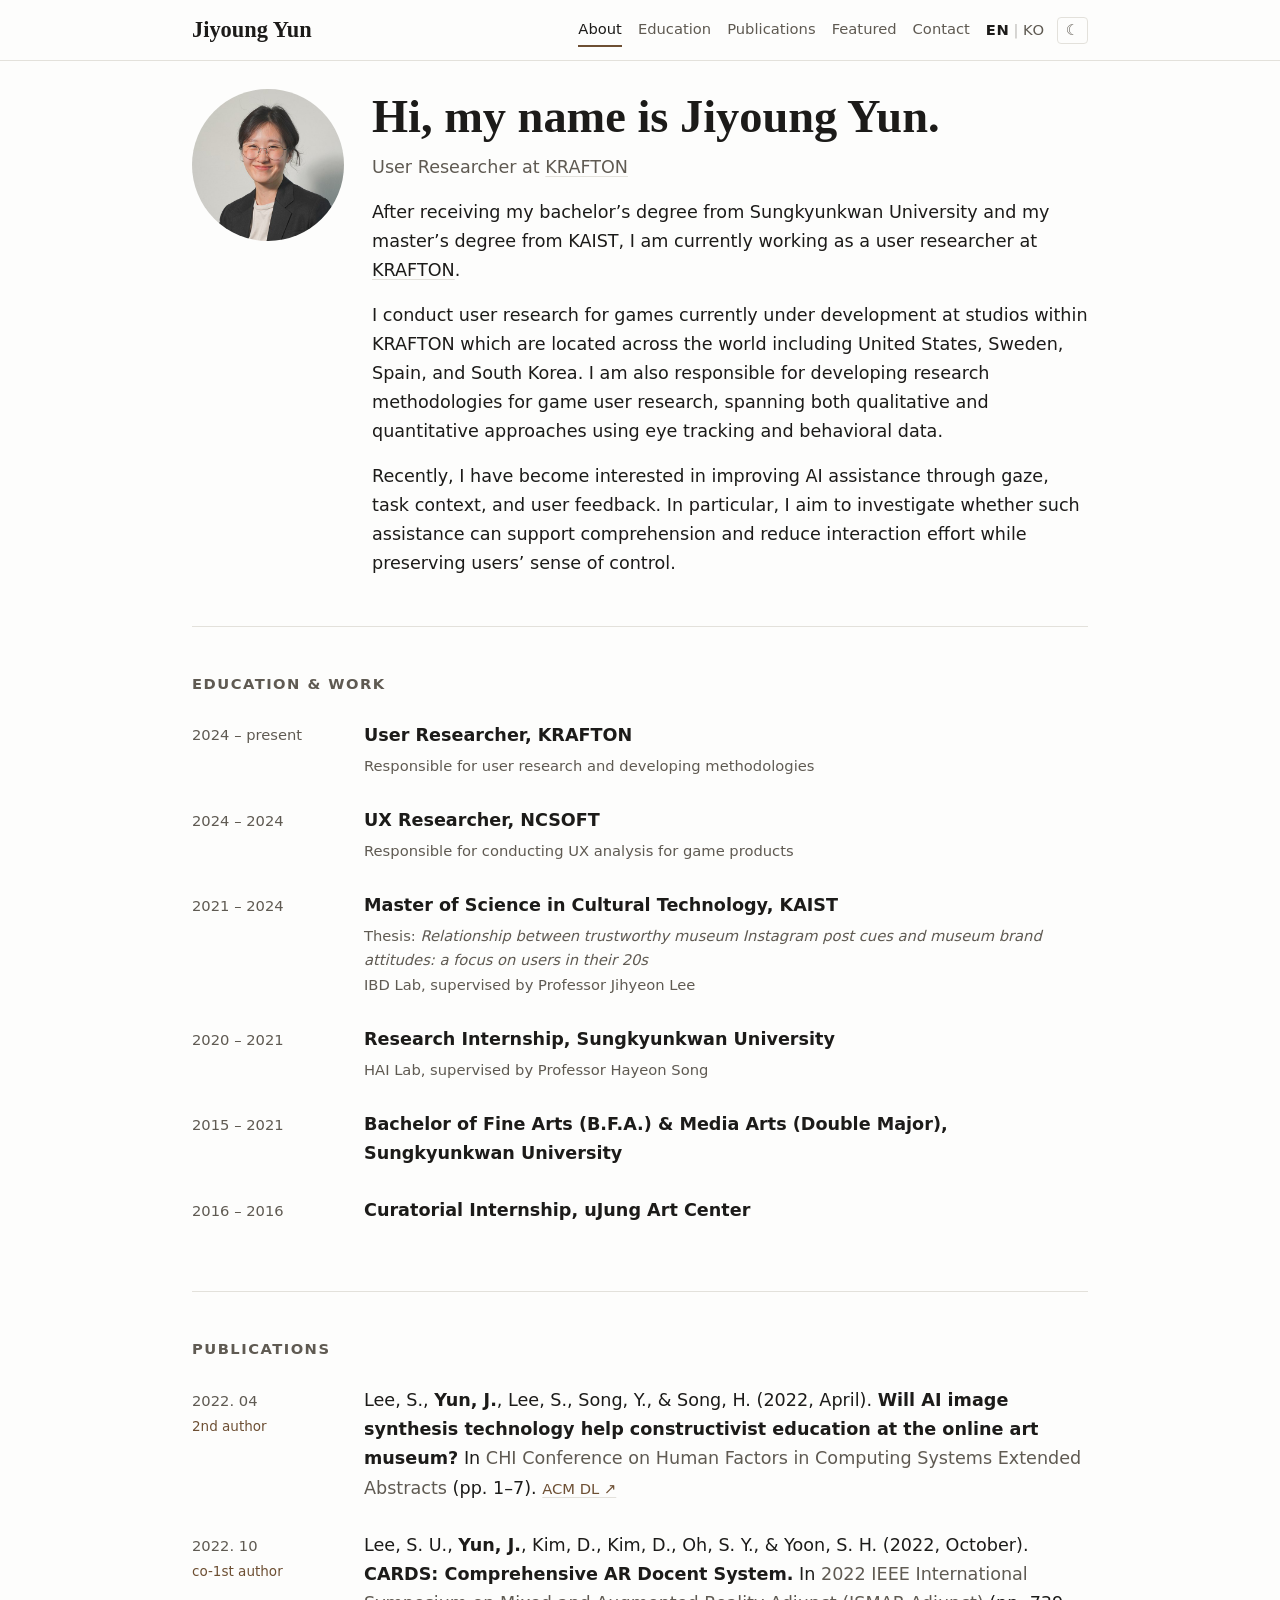
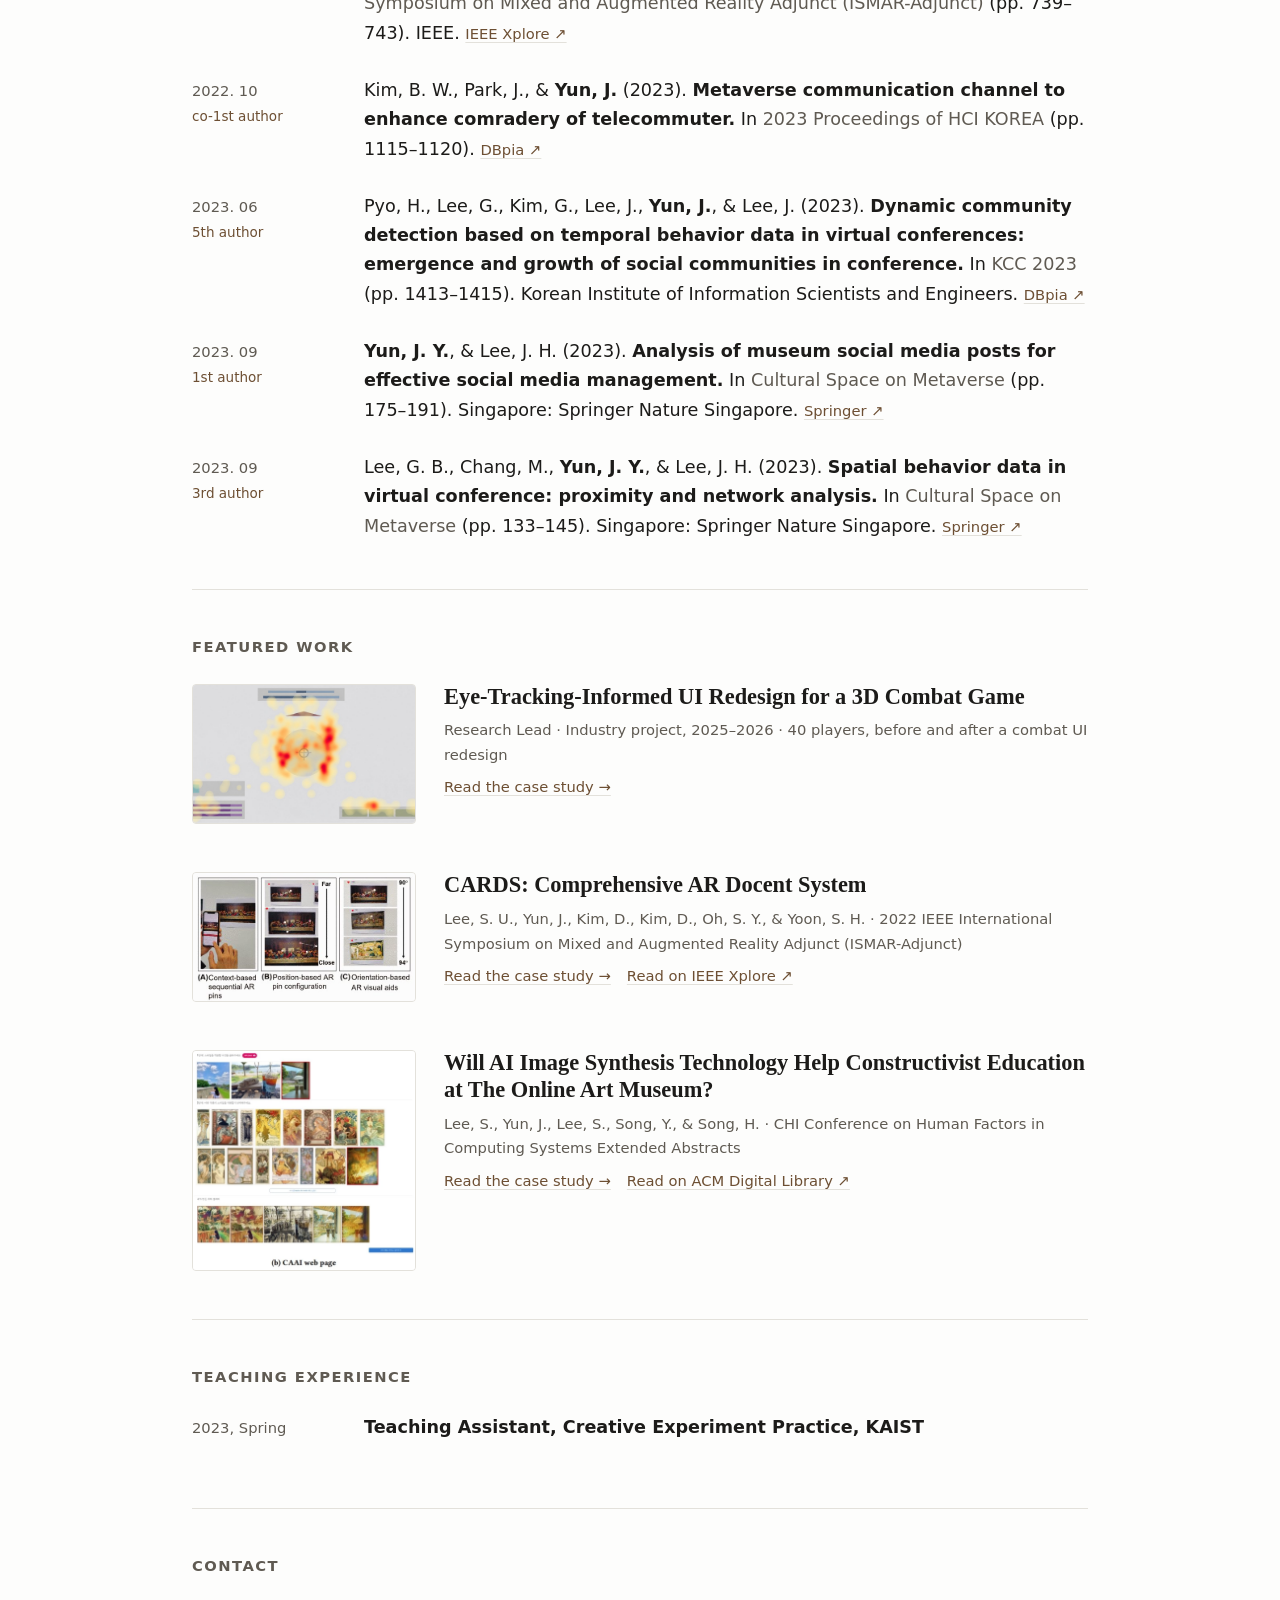
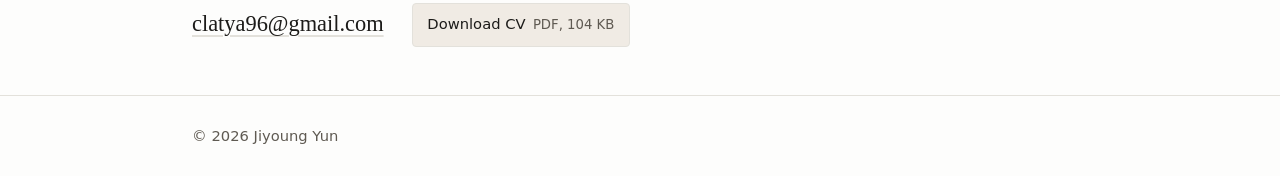
<file: index.html>
<!DOCTYPE html>
<html lang="en">
<head>
<meta charset="utf-8">
<meta name="viewport" content="width=device-width, initial-scale=1">

<title>Jiyoung Yun &mdash; User Researcher</title>
<meta name="description" content="Jiyoung Yun is a user researcher at KRAFTON working on game user research methodology, eye tracking, and behavioral data.">
<meta name="author" content="Jiyoung Yun">

<link rel="canonical" href="https://clatya96.github.io/">
<link rel="alternate" hreflang="en" href="https://clatya96.github.io/">
<link rel="alternate" hreflang="ko" href="https://clatya96.github.io/ko/">
<link rel="alternate" hreflang="x-default" href="https://clatya96.github.io/">

<meta property="og:type" content="profile">
<meta property="og:title" content="Jiyoung Yun &mdash; User Researcher">
<meta property="og:description" content="User researcher at KRAFTON. Game user research methodology, eye tracking, and behavioral data.">
<meta property="og:url" content="https://clatya96.github.io/">
<meta property="og:image" content="https://clatya96.github.io/assets/profile.jpg">
<meta property="og:locale" content="en_US">
<meta property="og:locale:alternate" content="ko_KR">
<meta name="twitter:card" content="summary">

<link rel="icon" type="image/svg+xml" href="favicon.svg">

<!-- Theme bootstrap. Must run before the stylesheet so data-theme is set
     before first paint, otherwise dark-mode users get a white flash.
     try/catch because localStorage throws in Safari private browsing. -->
<script>
  try {
    var t = localStorage.getItem("theme");
    if (t) document.documentElement.setAttribute("data-theme", t);
  } catch (e) {}
</script>

<link rel="stylesheet" href="css/style.css">

<script type="application/ld+json">
{
  "@context": "https://schema.org",
  "@type": "Person",
  "name": "Jiyoung Yun",
  "alternateName": "윤지영",
  "jobTitle": "User Researcher",
  "email": "mailto:clatya96@gmail.com",
  "url": "https://clatya96.github.io/",
  "image": "https://clatya96.github.io/assets/profile.jpg",
  "worksFor": { "@type": "Organization", "name": "KRAFTON", "url": "https://krafton.com" },
  "alumniOf": [
    { "@type": "CollegeOrUniversity", "name": "Korea Advanced Institute of Science and Technology (KAIST)" },
    { "@type": "CollegeOrUniversity", "name": "Sungkyunkwan University" }
  ],
  "knowsAbout": [
    "Game user research",
    "User experience research",
    "Eye tracking",
    "Behavioral data analysis",
    "Human-computer interaction"
  ],
  "knowsLanguage": ["ko", "en"]
}
</script>
</head>

<body>
<a class="skip-link" href="#main">Skip to content</a>

<header class="site-header">
  <div class="site-header__inner">
    <a class="site-header__name" href="#main">Jiyoung Yun</a>

    <nav class="site-nav" aria-label="Sections">
      <a href="#about">About</a>
      <a href="#education">Education</a>
      <a href="#publications">Publications</a>
      <a href="#featured">Featured</a>
      <a href="#contact">Contact</a>
    </nav>

    <div class="site-header__tools">
      <p class="lang-switch">
        <span aria-current="true">EN</span>
        <span class="lang-switch__sep" aria-hidden="true">|</span>
        <a href="ko/" hreflang="ko" lang="ko">KO</a>
      </p>
      <button class="theme-toggle" type="button" aria-pressed="false" aria-label="Switch to dark theme">
        <span aria-hidden="true">&#9790;</span>
      </button>
    </div>
  </div>
</header>

<main id="main" class="wrap">

  <!-- ===================== About ===================== -->
  <section class="section" id="about" aria-labelledby="about-h">
    <h2 class="visually-hidden" id="about-h">About</h2>

    <div class="about">
      <img class="about__photo" src="assets/profile.jpg" alt="Portrait of Jiyoung Yun"
           width="512" height="512" loading="eager" decoding="async">

      <div class="about__text">
        <h1 class="about__name">Hi, my name is Jiyoung Yun.</h1>
        <p class="about__role">User Researcher at <a href="https://krafton.com">KRAFTON</a></p>

        <p>After receiving my bachelor&rsquo;s degree from Sungkyunkwan University and 
          my master&rsquo;s degree from KAIST, I am currently working as a user researcher at
          <a href="https://krafton.com">KRAFTON</a>.</p>

        <p>I conduct user research for games currently under development at studios within
          KRAFTON which are located across the world including United States, Sweden, Spain,
          and South Korea. I am also responsible for developing research methodologies for
          game user research, spanning both qualitative and quantitative approaches using
          eye tracking and behavioral data.</p>

        <p>Recently, I have become interested in improving AI assistance through gaze, task
          context, and user feedback. In particular, I aim to investigate whether such
          assistance can support comprehension and reduce interaction effort while preserving
          users&rsquo; sense of control.</p>
      </div>
    </div>
  </section>

  <!-- ===================== Education & Work ===================== -->
  <section class="section" id="education" aria-labelledby="education-h">
    <h2 class="section__title" id="education-h">Education &amp; Work</h2>

    <dl class="timeline">
      <dt>2024 &ndash; present</dt>
      <dd>
        <span class="timeline__role">User Researcher, KRAFTON</span>
        <span class="timeline__detail">Responsible for user research and developing methodologies</span>
      </dd>

      <dt>2024 &ndash; 2024</dt>
      <dd>
        <span class="timeline__role">UX Researcher, NCSOFT</span>
        <span class="timeline__detail">Responsible for conducting UX analysis for game products</span>
      </dd>

      <dt>2021 &ndash; 2024</dt>
      <dd>
        <span class="timeline__role">Master of Science in Cultural Technology, KAIST</span>
        <span class="timeline__detail">Thesis: <cite>Relationship between trustworthy museum
          Instagram post cues and museum brand attitudes: a focus on users in their
          20s</cite><br>IBD Lab, supervised by Professor Jihyeon Lee</span>
      </dd>

      <dt>2020 &ndash; 2021</dt>
      <dd>
        <span class="timeline__role">Research Internship, Sungkyunkwan University</span>
        <span class="timeline__detail">HAI Lab, supervised by Professor Hayeon Song</span>
      </dd>

      <dt>2015 &ndash; 2021</dt>
      <dd>
        <span class="timeline__role">Bachelor of Fine Arts (B.F.A.) &amp; Media Arts (Double Major),
          Sungkyunkwan University</span>
      </dd>

      <dt>2016 &ndash; 2016</dt>
      <dd>
        <span class="timeline__role">Curatorial Internship, uJung Art Center</span>
      </dd>
    </dl>
  </section>

  <!-- ===================== Publications ===================== -->
  <section class="section" id="publications" aria-labelledby="publications-h">
    <h2 class="section__title" id="publications-h">Publications</h2>

    <ol class="pubs">
      <li class="pub">
        <p class="pub__meta">
          <time class="pub__date" datetime="2022-04">2022. 04</time>
          <span class="pub__role">2nd author</span>
        </p>
        <p class="pub__cite">
          Lee, S., <strong>Yun, J.</strong>, Lee, S., Song, Y., &amp; Song, H. (2022, April).
          <cite>Will AI image synthesis technology help constructivist education at the online
          art museum?</cite> In <span class="pub__venue">CHI Conference on Human Factors in
          Computing Systems Extended Abstracts</span> (pp. 1&ndash;7).
          <a class="pub__link" href="https://dl.acm.org/doi/10.1145/3491101.3519788">ACM DL &#8599;</a>
        </p>
      </li>

      <li class="pub">
        <p class="pub__meta">
          <time class="pub__date" datetime="2022-10">2022. 10</time>
          <span class="pub__role">co-1st author</span>
        </p>
        <p class="pub__cite">
          Lee, S. U., <strong>Yun, J.</strong>, Kim, D., Kim, D., Oh, S. Y., &amp; Yoon, S. H.
          (2022, October). <cite>CARDS: Comprehensive AR Docent System.</cite> In
          <span class="pub__venue">2022 IEEE International Symposium on Mixed and Augmented
          Reality Adjunct (ISMAR-Adjunct)</span> (pp. 739&ndash;743). IEEE.
          <a class="pub__link" href="https://ieeexplore.ieee.org/abstract/document/9974452">IEEE Xplore &#8599;</a>
        </p>
      </li>

      <li class="pub">
        <p class="pub__meta">
          <time class="pub__date" datetime="2022-10">2022. 10</time>
          <span class="pub__role">co-1st author</span>
        </p>
        <p class="pub__cite">
          Kim, B. W., Park, J., &amp; <strong>Yun, J.</strong> (2023).
          <cite>Metaverse communication channel to enhance comradery of telecommuter.</cite>
          In <span class="pub__venue">2023 Proceedings of HCI KOREA</span> (pp. 1115&ndash;1120).
          <a class="pub__link" href="https://www.dbpia.co.kr/journal/articleDetail?nodeId=NODE11229814">DBpia &#8599;</a>
        </p>
      </li>

      <li class="pub">
        <p class="pub__meta">
          <time class="pub__date" datetime="2023-06">2023. 06</time>
          <span class="pub__role">5th author</span>
        </p>
        <p class="pub__cite">
          Pyo, H., Lee, G., Kim, G., Lee, J., <strong>Yun, J.</strong>, &amp; Lee, J. (2023).
          <cite>Dynamic community detection based on temporal behavior data in virtual
          conferences: emergence and growth of social communities in conference.</cite> In
          <span class="pub__venue">KCC 2023</span> (pp. 1413&ndash;1415). Korean Institute of
          Information Scientists and Engineers.
          <a class="pub__link" href="https://www.dbpia.co.kr/journal/articleDetail?nodeId=NODE11488392">DBpia &#8599;</a>
        </p>
      </li>

      <li class="pub">
        <p class="pub__meta">
          <time class="pub__date" datetime="2023-09">2023. 09</time>
          <span class="pub__role">1st author</span>
        </p>
        <p class="pub__cite">
          <strong>Yun, J. Y.</strong>, &amp; Lee, J. H. (2023).
          <cite>Analysis of museum social media posts for effective social media
          management.</cite> In <span class="pub__venue">Cultural Space on Metaverse</span>
          (pp. 175&ndash;191). Singapore: Springer Nature Singapore.
          <a class="pub__link" href="https://link.springer.com/chapter/10.1007/978-981-99-2314-4_11">Springer &#8599;</a>
        </p>
      </li>

      <li class="pub">
        <p class="pub__meta">
          <time class="pub__date" datetime="2023-09">2023. 09</time>
          <span class="pub__role">3rd author</span>
        </p>
        <p class="pub__cite">
          Lee, G. B., Chang, M., <strong>Yun, J. Y.</strong>, &amp; Lee, J. H. (2023).
          <cite>Spatial behavior data in virtual conference: proximity and network
          analysis.</cite> In <span class="pub__venue">Cultural Space on Metaverse</span>
          (pp. 133&ndash;145). Singapore: Springer Nature Singapore.
          <a class="pub__link" href="https://link.springer.com/chapter/10.1007/978-981-99-2314-4_8">Springer &#8599;</a>
        </p>
      </li>
    </ol>
  </section>

  <!-- ===================== Featured ===================== -->
  <section class="section" id="featured" aria-labelledby="featured-h">
    <h2 class="section__title" id="featured-h">Featured Work</h2>

    <div class="featured">
      <article class="card">
        <div class="card__media">
          <!-- tabindex="-1" so the image does not become a second tab stop for
               the same destination as the title link below. -->
          <a href="projects/eye-tracking-ui.html" tabindex="-1">
            <img src="assets/featured-aerial.jpg"
                 alt="Example of a novice player's gaze heatmap on the simplified combat HUD, gathered around the central combat area"
                 width="550" height="344" loading="lazy" decoding="async">
          </a>
        </div>
        <div>
          <h3 class="card__title"><a href="projects/eye-tracking-ui.html">Eye-Tracking-Informed
            UI Redesign for a 3D Combat Game</a></h3>
          <p class="card__authors">Research Lead &middot; Industry project, 2025&ndash;2026
            &middot; 40 players, before and after a combat UI redesign</p>
          <p class="card__links">
            <a class="card__link" href="projects/eye-tracking-ui.html">Read the case study &rarr;</a>
          </p>
        </div>
      </article>

      <article class="card">
        <div class="card__media">
          <!-- tabindex="-1" so the image does not become a second tab stop for
               the same destination as the title link below. -->
          <a href="projects/cards.html" tabindex="-1">
            <img src="assets/featured-cards.jpg"
                 alt="Three panels showing context-based sequential AR pins, position-based AR pin configuration, and orientation-based AR visual aids over museum paintings"
                 width="550" height="317" loading="lazy" decoding="async">
          </a>
        </div>
        <div>
          <h3 class="card__title"><a href="projects/cards.html">CARDS: Comprehensive AR Docent
            System</a></h3>
          <p class="card__authors">Lee, S. U., Yun, J., Kim, D., Kim, D., Oh, S. Y., &amp; Yoon, S. H.
            &middot; 2022 IEEE International Symposium on Mixed and Augmented Reality Adjunct
            (ISMAR-Adjunct)</p>
          <p class="card__links">
            <a class="card__link" href="projects/cards.html">Read the case study &rarr;</a>
            <a class="card__link" href="https://ieeexplore.ieee.org/abstract/document/9974452">
              Read on IEEE Xplore &#8599;</a>
          </p>
        </div>
      </article>

      <article class="card">
        <div class="card__media">
          <!-- tabindex="-1" so the image does not become a second tab stop for
               the same destination as the title link below. -->
          <a href="projects/ai-art-museum.html" tabindex="-1">
            <img src="assets/featured-chi.jpg"
                 alt="Screenshot of the CAAI web page: a photo picker, a grid of Art Nouveau style reference paintings, and the resulting AI-generated artwork gallery"
                 width="900" height="885" loading="lazy" decoding="async">
          </a>
        </div>
        <div>
          <h3 class="card__title"><a href="projects/ai-art-museum.html">Will AI Image Synthesis
            Technology Help Constructivist Education at The Online Art Museum?</a></h3>
          <p class="card__authors">Lee, S., Yun, J., Lee, S., Song, Y., &amp; Song, H.
            &middot; CHI Conference on Human Factors in Computing Systems Extended Abstracts</p>
          <p class="card__links">
            <a class="card__link" href="projects/ai-art-museum.html">Read the case study &rarr;</a>
            <a class="card__link" href="https://dl.acm.org/doi/10.1145/3491101.3519788">
              Read on ACM Digital Library &#8599;</a>
          </p>
        </div>
      </article>
    </div>
  </section>

  <!-- ===================== Teaching ===================== -->
  <section class="section" id="teaching" aria-labelledby="teaching-h">
    <h2 class="section__title" id="teaching-h">Teaching Experience</h2>

    <dl class="timeline">
      <dt>2023, Spring</dt>
      <dd>
        <span class="timeline__role">Teaching Assistant, Creative Experiment Practice, KAIST</span>
      </dd>
    </dl>
  </section>

  <!-- ===================== Contact ===================== -->
  <section class="section" id="contact" aria-labelledby="contact-h">
    <h2 class="section__title" id="contact-h">Contact</h2>

    <div class="contact">
      <a class="contact__email" href="mailto:clatya96@gmail.com">clatya96@gmail.com</a>
      <a class="button" href="assets/CV_JiyoungYun.pdf" type="application/pdf" target="_blank" rel="noopener">
        Download CV <span class="button__hint">PDF, 104&nbsp;KB</span>
      </a>
    </div>
  </section>

</main>

<footer class="site-footer">
  <div class="wrap">
    <p>&copy; 2026 Jiyoung Yun</p>
  </div>
</footer>

<script src="js/main.js" defer></script>
</body>
</html>
</file>
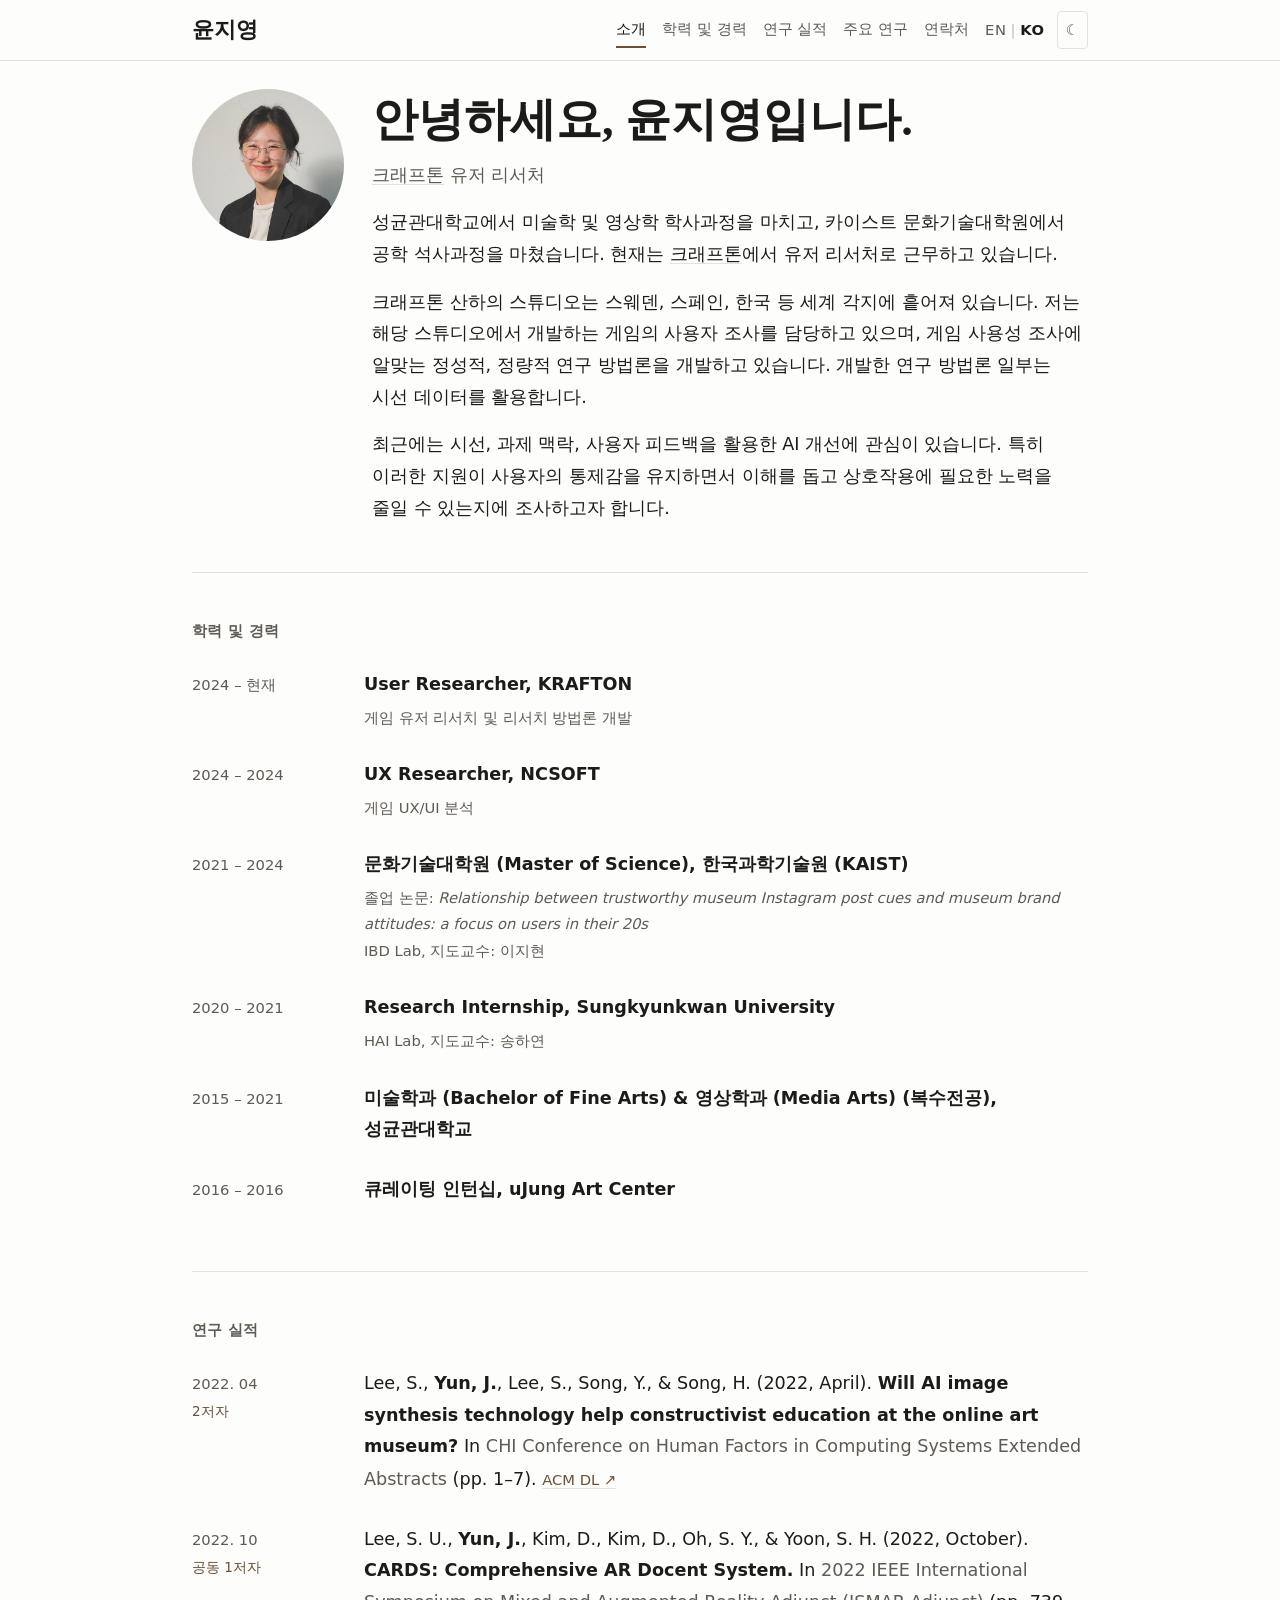
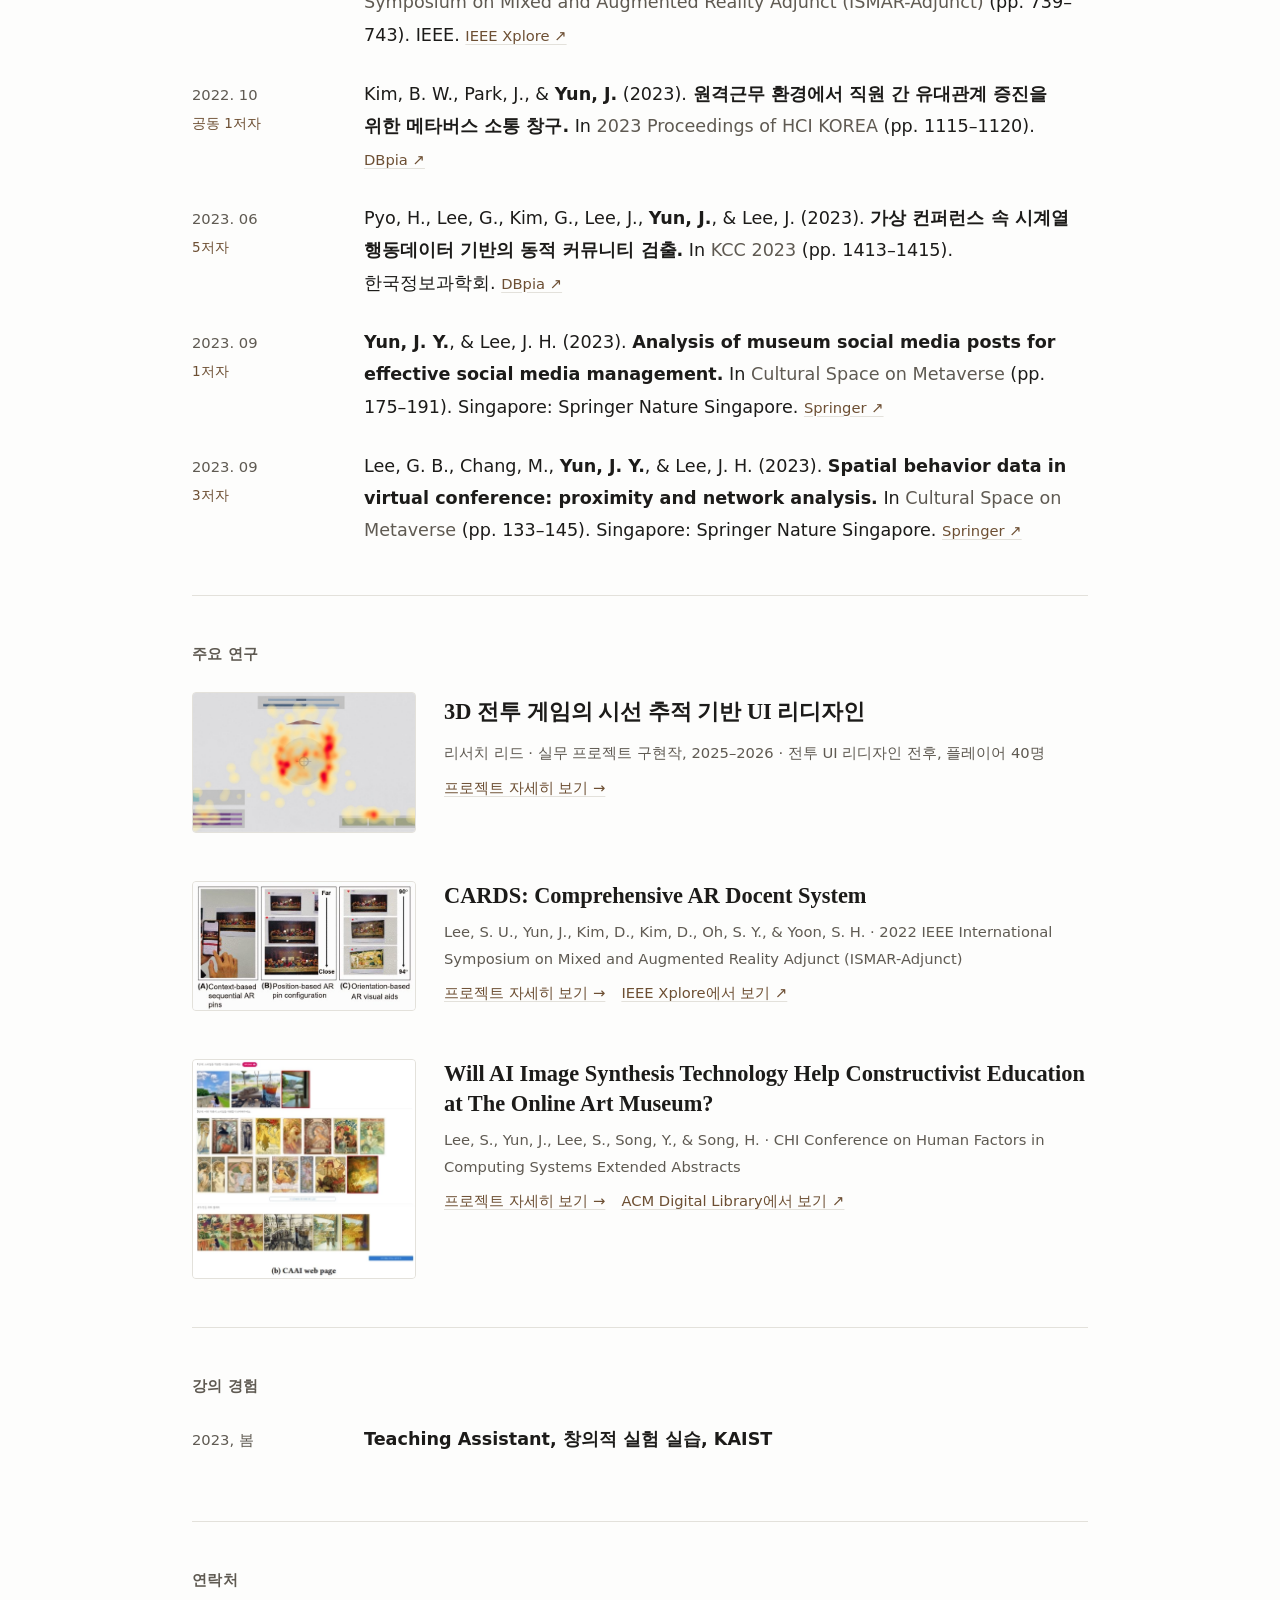
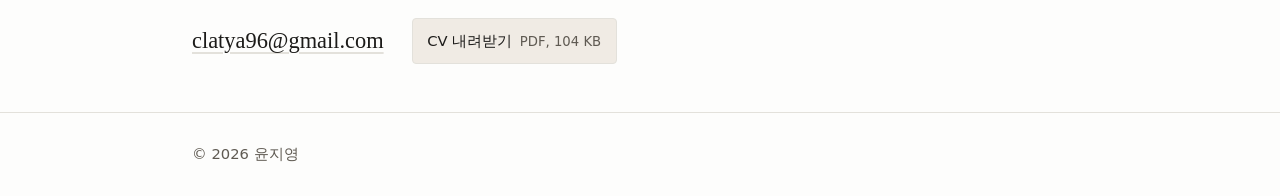
<file: ko/index.html>
<!DOCTYPE html>
<html lang="ko">
<head>
<meta charset="utf-8">
<meta name="viewport" content="width=device-width, initial-scale=1">

<title>윤지영 &mdash; 유저 리서처</title>
<meta name="description" content="윤지영은 크래프톤의 유저 리서처로, 게임 유저 리서치 방법론과 시선 데이터, 행동 데이터를 연구합니다.">
<meta name="author" content="윤지영">

<link rel="canonical" href="https://clatya96.github.io/ko/">
<link rel="alternate" hreflang="en" href="https://clatya96.github.io/">
<link rel="alternate" hreflang="ko" href="https://clatya96.github.io/ko/">
<link rel="alternate" hreflang="x-default" href="https://clatya96.github.io/">

<meta property="og:type" content="profile">
<meta property="og:title" content="윤지영 &mdash; 유저 리서처">
<meta property="og:description" content="크래프톤 유저 리서처. 게임 유저 리서치 방법론, 시선 데이터, 행동 데이터.">
<meta property="og:url" content="https://clatya96.github.io/ko/">
<meta property="og:image" content="https://clatya96.github.io/assets/profile.jpg">
<meta property="og:locale" content="ko_KR">
<meta property="og:locale:alternate" content="en_US">
<meta name="twitter:card" content="summary">

<link rel="icon" type="image/svg+xml" href="../favicon.svg">

<!-- 테마 부트스트랩: 스타일시트보다 먼저 실행되어야 첫 페인트 전에
     data-theme 이 적용되고, 다크 모드에서 흰 화면이 번쩍이지 않습니다. -->
<script>
  try {
    var t = localStorage.getItem("theme");
    if (t) document.documentElement.setAttribute("data-theme", t);
  } catch (e) {}
</script>

<link rel="stylesheet" href="../css/style.css">

<script type="application/ld+json">
{
  "@context": "https://schema.org",
  "@type": "Person",
  "name": "윤지영",
  "alternateName": "Jiyoung Yun",
  "jobTitle": "유저 리서처",
  "email": "mailto:clatya96@gmail.com",
  "url": "https://clatya96.github.io/ko/",
  "image": "https://clatya96.github.io/assets/profile.jpg",
  "worksFor": { "@type": "Organization", "name": "KRAFTON", "url": "https://krafton.com" },
  "alumniOf": [
    { "@type": "CollegeOrUniversity", "name": "한국과학기술원 (KAIST)" },
    { "@type": "CollegeOrUniversity", "name": "성균관대학교" }
  ],
  "knowsAbout": ["게임 유저 리서치", "사용자 경험 연구", "시선 추적", "행동 데이터 분석", "인간-컴퓨터 상호작용"],
  "knowsLanguage": ["ko", "en"]
}
</script>
</head>

<body>
<a class="skip-link" href="#main">본문으로 건너뛰기</a>

<header class="site-header">
  <div class="site-header__inner">
    <a class="site-header__name" href="#main">윤지영</a>

    <nav class="site-nav" aria-label="섹션">
      <a href="#about">소개</a>
      <a href="#education">학력 및 경력</a>
      <a href="#publications">연구 실적</a>
      <a href="#featured">주요 연구</a>
      <a href="#contact">연락처</a>
    </nav>

    <div class="site-header__tools">
      <p class="lang-switch">
        <a href="../" hreflang="en" lang="en">EN</a>
        <span class="lang-switch__sep" aria-hidden="true">|</span>
        <span aria-current="true">KO</span>
      </p>
      <button class="theme-toggle" type="button" aria-pressed="false" aria-label="다크 모드로 전환">
        <span aria-hidden="true">&#9790;</span>
      </button>
    </div>
  </div>
</header>

<main id="main" class="wrap">

  <!-- ===================== 소개 ===================== -->
  <section class="section" id="about" aria-labelledby="about-h">
    <h2 class="visually-hidden" id="about-h">소개</h2>

    <div class="about">
      <img class="about__photo" src="../assets/profile.jpg" alt="윤지영 프로필 사진"
           width="512" height="512" loading="eager" decoding="async">

      <div class="about__text">
        <h1 class="about__name">안녕하세요, 윤지영입니다.</h1>
        <p class="about__role"><a href="https://krafton.com">크래프톤</a> 유저 리서처</p>

        <p>성균관대학교에서 미술학 및 영상학 학사과정을 마치고, 카이스트 문화기술대학원에서
          공학 석사과정을 마쳤습니다. 현재는 <a href="https://krafton.com">크래프톤</a>에서
          유저 리서처로 근무하고 있습니다.</p>

        <p>크래프톤 산하의 스튜디오는 스웨덴, 스페인, 한국 등 세계 각지에 흩어져 있습니다.
          저는 해당 스튜디오에서 개발하는 게임의 사용자 조사를 담당하고 있으며, 게임 사용성
          조사에 알맞는 정성적, 정량적 연구 방법론을 개발하고 있습니다. 개발한 연구 방법론
          일부는 시선 데이터를 활용합니다.</p>

        <p>최근에는 시선, 과제 맥락, 사용자 피드백을 활용한 AI 개선에 관심이 있습니다. 특히
          이러한 지원이 사용자의 통제감을 유지하면서 이해를 돕고 상호작용에 필요한 노력을 줄일
          수 있는지에 조사하고자 합니다.</p>
      </div>
    </div>
  </section>

  <!-- ===================== 학력 및 경력 ===================== -->
  <section class="section" id="education" aria-labelledby="education-h">
    <h2 class="section__title" id="education-h">학력 및 경력</h2>

    <dl class="timeline">
      <dt>2024 &ndash; 현재</dt>
      <dd>
        <span class="timeline__role">User Researcher, KRAFTON</span>
        <span class="timeline__detail">게임 유저 리서치 및 리서치 방법론 개발</span>
      </dd>

      <dt>2024 &ndash; 2024</dt>
      <dd>
        <span class="timeline__role">UX Researcher, NCSOFT</span>
        <span class="timeline__detail">게임 UX/UI 분석</span>
      </dd>

      <dt>2021 &ndash; 2024</dt>
      <dd>
        <span class="timeline__role">문화기술대학원 (Master of Science), 한국과학기술원 (KAIST)</span>
        <span class="timeline__detail">졸업 논문: <cite lang="en">Relationship between trustworthy
          museum Instagram post cues and museum brand attitudes: a focus on users in their
          20s</cite><br>IBD Lab, 지도교수: 이지현</span>
      </dd>

      <dt>2020 &ndash; 2021</dt>
      <dd>
        <span class="timeline__role">Research Internship, Sungkyunkwan University</span>
        <span class="timeline__detail">HAI Lab, 지도교수: 송하연</span>
      </dd>

      <dt>2015 &ndash; 2021</dt>
      <dd>
        <span class="timeline__role">미술학과 (Bachelor of Fine Arts) &amp; 영상학과 (Media Arts)
          (복수전공), 성균관대학교</span>
      </dd>

      <dt>2016 &ndash; 2016</dt>
      <dd>
        <span class="timeline__role">큐레이팅 인턴십, uJung Art Center</span>
      </dd>
    </dl>
  </section>

  <!-- ===================== 연구 실적 ===================== -->
  <section class="section" id="publications" aria-labelledby="publications-h">
    <h2 class="section__title" id="publications-h">연구 실적</h2>

    <ol class="pubs">
      <li class="pub">
        <p class="pub__meta">
          <time class="pub__date" datetime="2022-04">2022. 04</time>
          <span class="pub__role">2저자</span>
        </p>
        <p class="pub__cite" lang="en">
          Lee, S., <strong>Yun, J.</strong>, Lee, S., Song, Y., &amp; Song, H. (2022, April).
          <cite>Will AI image synthesis technology help constructivist education at the online
          art museum?</cite> In <span class="pub__venue">CHI Conference on Human Factors in
          Computing Systems Extended Abstracts</span> (pp. 1&ndash;7).
          <a class="pub__link" href="https://dl.acm.org/doi/10.1145/3491101.3519788">ACM DL &#8599;</a>
        </p>
      </li>

      <li class="pub">
        <p class="pub__meta">
          <time class="pub__date" datetime="2022-10">2022. 10</time>
          <span class="pub__role">공동 1저자</span>
        </p>
        <p class="pub__cite" lang="en">
          Lee, S. U., <strong>Yun, J.</strong>, Kim, D., Kim, D., Oh, S. Y., &amp; Yoon, S. H.
          (2022, October). <cite>CARDS: Comprehensive AR Docent System.</cite> In
          <span class="pub__venue">2022 IEEE International Symposium on Mixed and Augmented
          Reality Adjunct (ISMAR-Adjunct)</span> (pp. 739&ndash;743). IEEE.
          <a class="pub__link" href="https://ieeexplore.ieee.org/abstract/document/9974452">IEEE Xplore &#8599;</a>
        </p>
      </li>

      <li class="pub">
        <p class="pub__meta">
          <time class="pub__date" datetime="2022-10">2022. 10</time>
          <span class="pub__role">공동 1저자</span>
        </p>
        <p class="pub__cite">
          Kim, B. W., Park, J., &amp; <strong>Yun, J.</strong> (2023).
          <cite>원격근무 환경에서 직원 간 유대관계 증진을 위한 메타버스 소통 창구.</cite>
          In <span class="pub__venue">2023 Proceedings of HCI KOREA</span> (pp. 1115&ndash;1120).
          <a class="pub__link" href="https://www.dbpia.co.kr/journal/articleDetail?nodeId=NODE11229814">DBpia &#8599;</a>
        </p>
      </li>

      <li class="pub">
        <p class="pub__meta">
          <time class="pub__date" datetime="2023-06">2023. 06</time>
          <span class="pub__role">5저자</span>
        </p>
        <p class="pub__cite">
          Pyo, H., Lee, G., Kim, G., Lee, J., <strong>Yun, J.</strong>, &amp; Lee, J. (2023).
          <cite>가상 컨퍼런스 속 시계열 행동데이터 기반의 동적 커뮤니티 검출.</cite> In
          <span class="pub__venue">KCC 2023</span> (pp. 1413&ndash;1415). 한국정보과학회.
          <a class="pub__link" href="https://www.dbpia.co.kr/journal/articleDetail?nodeId=NODE11488392">DBpia &#8599;</a>
        </p>
      </li>

      <li class="pub">
        <p class="pub__meta">
          <time class="pub__date" datetime="2023-09">2023. 09</time>
          <span class="pub__role">1저자</span>
        </p>
        <p class="pub__cite" lang="en">
          <strong>Yun, J. Y.</strong>, &amp; Lee, J. H. (2023).
          <cite>Analysis of museum social media posts for effective social media
          management.</cite> In <span class="pub__venue">Cultural Space on Metaverse</span>
          (pp. 175&ndash;191). Singapore: Springer Nature Singapore.
          <a class="pub__link" href="https://link.springer.com/chapter/10.1007/978-981-99-2314-4_11">Springer &#8599;</a>
        </p>
      </li>

      <li class="pub">
        <p class="pub__meta">
          <time class="pub__date" datetime="2023-09">2023. 09</time>
          <span class="pub__role">3저자</span>
        </p>
        <p class="pub__cite" lang="en">
          Lee, G. B., Chang, M., <strong>Yun, J. Y.</strong>, &amp; Lee, J. H. (2023).
          <cite>Spatial behavior data in virtual conference: proximity and network
          analysis.</cite> In <span class="pub__venue">Cultural Space on Metaverse</span>
          (pp. 133&ndash;145). Singapore: Springer Nature Singapore.
          <a class="pub__link" href="https://link.springer.com/chapter/10.1007/978-981-99-2314-4_8">Springer &#8599;</a>
        </p>
      </li>
    </ol>
  </section>

  <!-- ===================== 주요 연구 ===================== -->
  <section class="section" id="featured" aria-labelledby="featured-h">
    <h2 class="section__title" id="featured-h">주요 연구</h2>

    <div class="featured">
      <article class="card">
        <div class="card__media">
          <!-- tabindex="-1": 아래 제목 링크와 목적지가 같으므로 탭 정지점을
               두 번 만들지 않습니다. -->
          <a href="projects/eye-tracking-ui.html" tabindex="-1">
            <img src="../assets/featured-aerial.jpg"
                 alt="단순화된 전투 HUD에서의 초보 플레이어 시선 히트맵 예시. 중앙 전투 영역 주변으로 모여 있습니다."
                 width="550" height="344" loading="lazy" decoding="async">
          </a>
        </div>
        <div>
          <h3 class="card__title"><a href="projects/eye-tracking-ui.html">3D 전투 게임의
            시선 추적 기반 UI 리디자인</a></h3>
          <p class="card__authors">리서치 리드 &middot; 실무 프로젝트 구현작, 2025&ndash;2026
            &middot; 전투 UI 리디자인 전후, 플레이어 40명</p>
          <p class="card__links">
            <a class="card__link" href="projects/eye-tracking-ui.html">프로젝트 자세히 보기 &rarr;</a>
          </p>
        </div>
      </article>

      <article class="card">
        <div class="card__media">
          <!-- tabindex="-1": 아래 제목 링크와 목적지가 같으므로 탭 정지점을
               두 번 만들지 않습니다. -->
          <a href="projects/cards.html" tabindex="-1">
            <img src="../assets/featured-cards.jpg"
                 alt="맥락 기반 순차 AR 핀, 위치 기반 AR 핀 배치, 방향 기반 AR 시각 보조를 보여주는 세 개의 패널"
                 width="550" height="317" loading="lazy" decoding="async">
          </a>
        </div>
        <div>
          <h3 class="card__title"><a href="projects/cards.html" lang="en">CARDS: Comprehensive AR
            Docent System</a></h3>
          <p class="card__authors" lang="en">Lee, S. U., Yun, J., Kim, D., Kim, D., Oh, S. Y.,
            &amp; Yoon, S. H. &middot; 2022 IEEE International Symposium on Mixed and Augmented
            Reality Adjunct (ISMAR-Adjunct)</p>
          <p class="card__links">
            <a class="card__link" href="projects/cards.html">프로젝트 자세히 보기 &rarr;</a>
            <a class="card__link" href="https://ieeexplore.ieee.org/abstract/document/9974452">
              IEEE Xplore에서 보기 &#8599;</a>
          </p>
        </div>
      </article>

      <article class="card">
        <div class="card__media">
          <!-- tabindex="-1": 아래 제목 링크와 목적지가 같으므로 탭 정지점을
               두 번 만들지 않습니다. -->
          <a href="projects/ai-art-museum.html" tabindex="-1">
            <img src="../assets/featured-chi.jpg"
                 alt="CAAI 웹 페이지 화면: 사진 선택 영역, 아르누보 화풍 참조 작품 그리드, 생성된 작품 갤러리"
                 width="900" height="885" loading="lazy" decoding="async">
          </a>
        </div>
        <div>
          <h3 class="card__title"><a href="projects/ai-art-museum.html" lang="en">Will AI Image
            Synthesis Technology Help Constructivist Education at The Online Art Museum?</a></h3>
          <p class="card__authors" lang="en">Lee, S., Yun, J., Lee, S., Song, Y., &amp; Song, H.
            &middot; CHI Conference on Human Factors in Computing Systems Extended Abstracts</p>
          <p class="card__links">
            <a class="card__link" href="projects/ai-art-museum.html">프로젝트 자세히 보기 &rarr;</a>
            <a class="card__link" href="https://dl.acm.org/doi/10.1145/3491101.3519788">
              ACM Digital Library에서 보기 &#8599;</a>
          </p>
        </div>
      </article>
    </div>
  </section>

  <!-- ===================== 강의 경험 ===================== -->
  <section class="section" id="teaching" aria-labelledby="teaching-h">
    <h2 class="section__title" id="teaching-h">강의 경험</h2>

    <dl class="timeline">
      <dt>2023, 봄</dt>
      <dd>
        <span class="timeline__role">Teaching Assistant, 창의적 실험 실습, KAIST</span>
      </dd>
    </dl>
  </section>

  <!-- ===================== 연락처 ===================== -->
  <section class="section" id="contact" aria-labelledby="contact-h">
    <h2 class="section__title" id="contact-h">연락처</h2>

    <div class="contact">
      <a class="contact__email" href="mailto:clatya96@gmail.com">clatya96@gmail.com</a>
      <a class="button" href="../assets/CV_JiyoungYun.pdf" type="application/pdf" target="_blank" rel="noopener">
        CV 내려받기 <span class="button__hint">PDF, 104&nbsp;KB</span>
      </a>
    </div>
  </section>

</main>

<footer class="site-footer">
  <div class="wrap">
    <p>&copy; 2026 윤지영</p>
  </div>
</footer>

<script src="../js/main.js" defer></script>
</body>
</html>
</file>
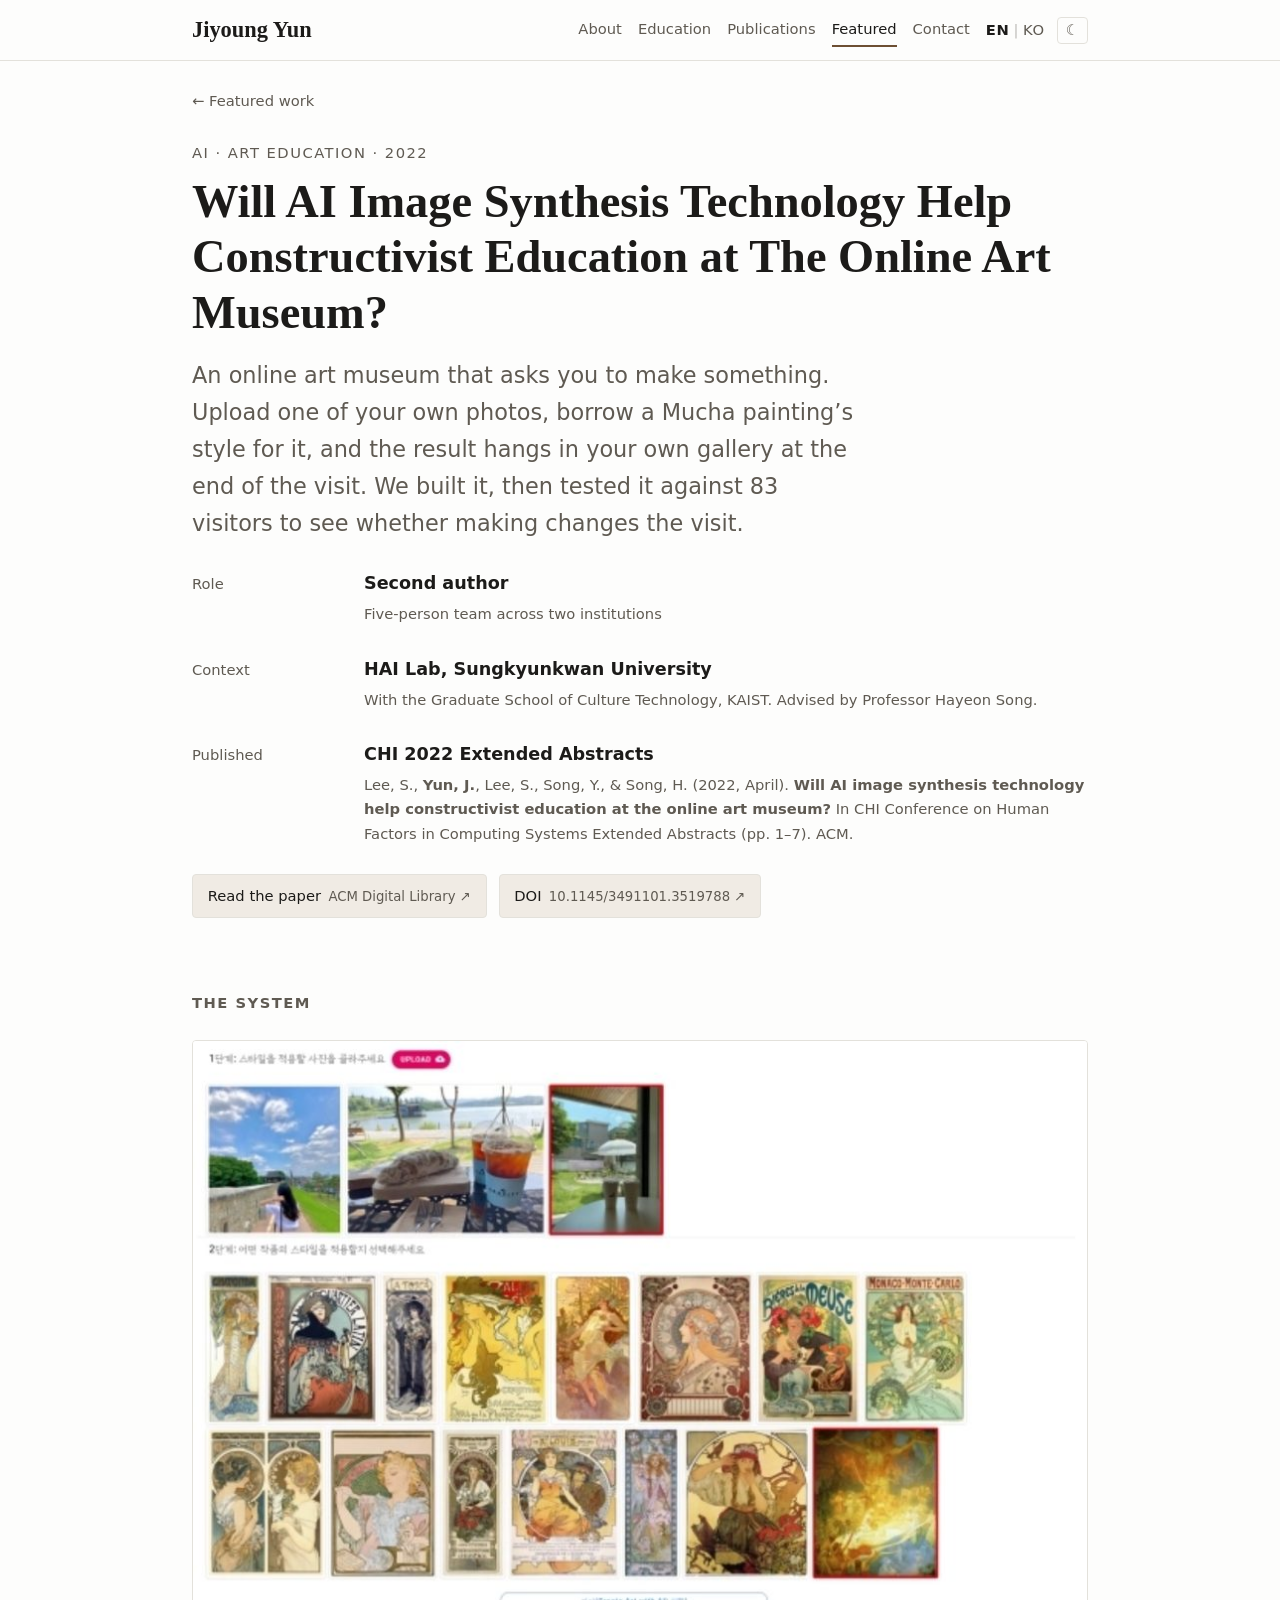
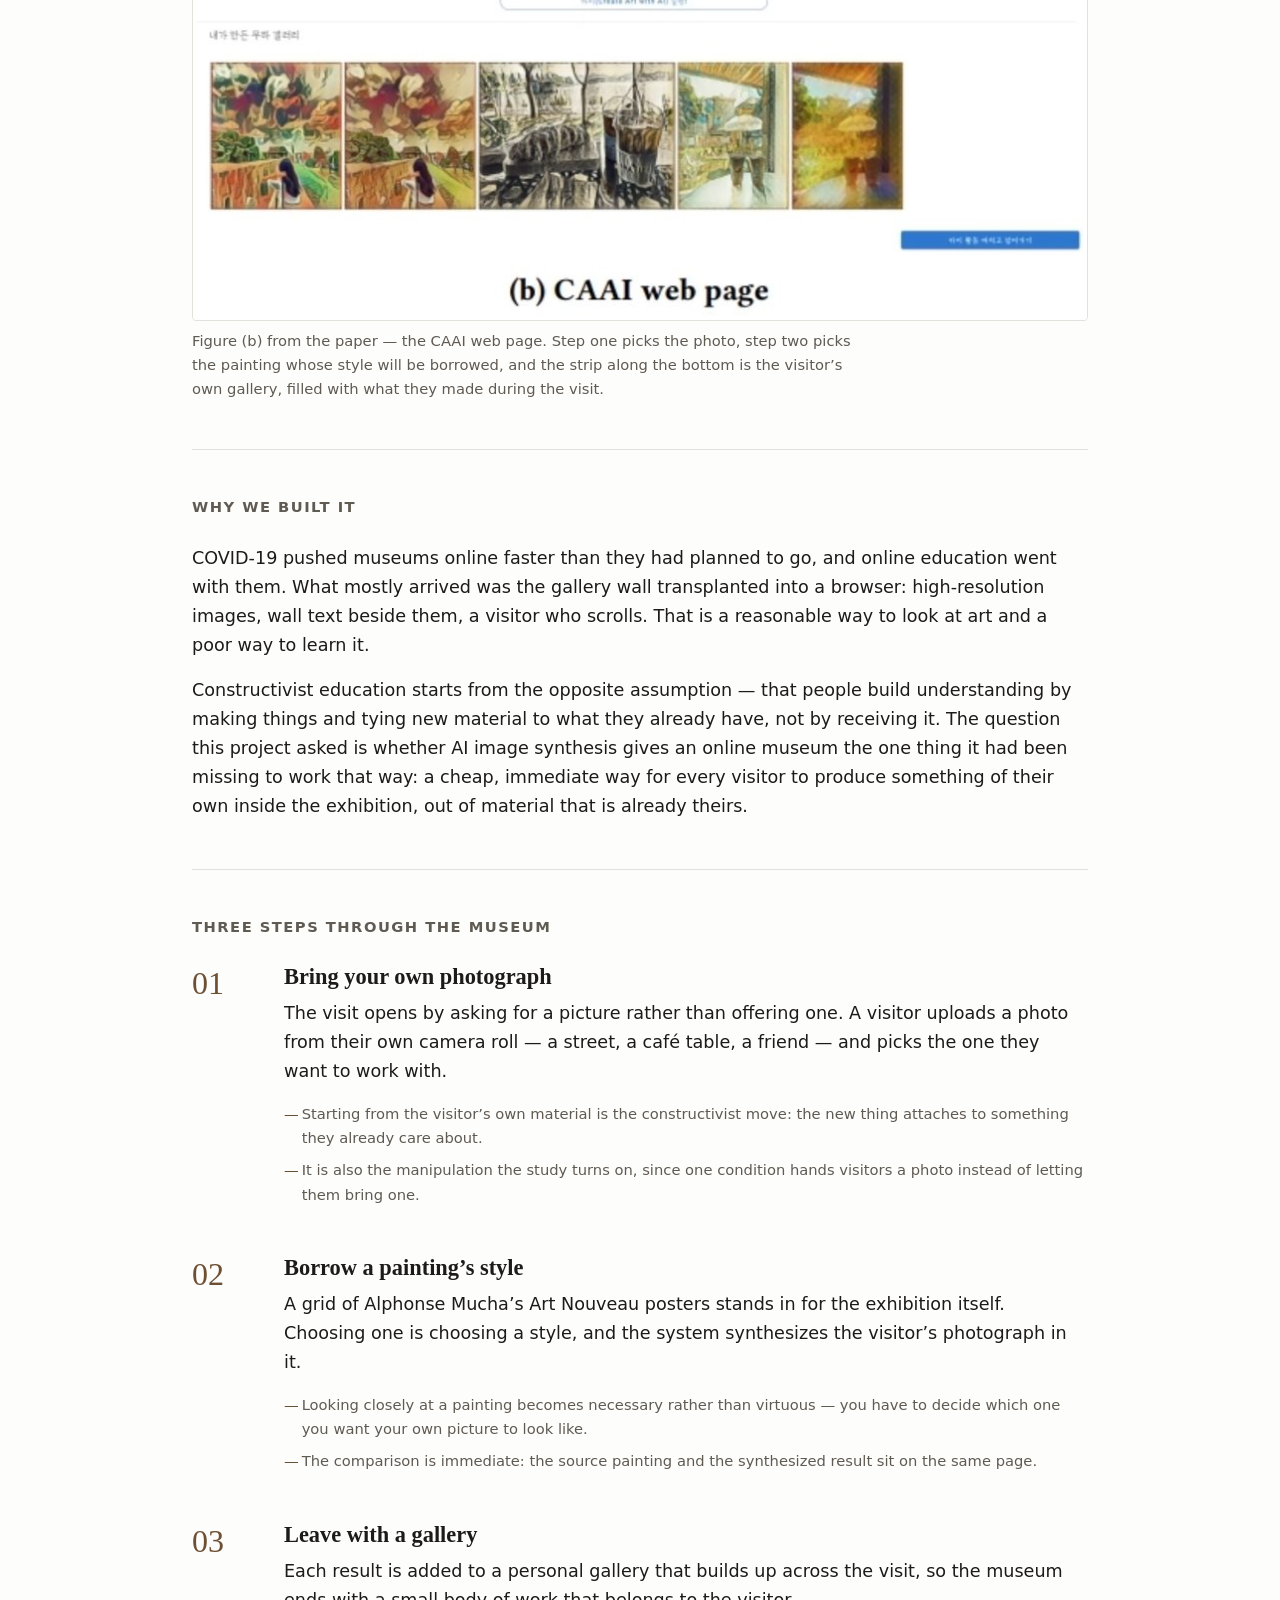
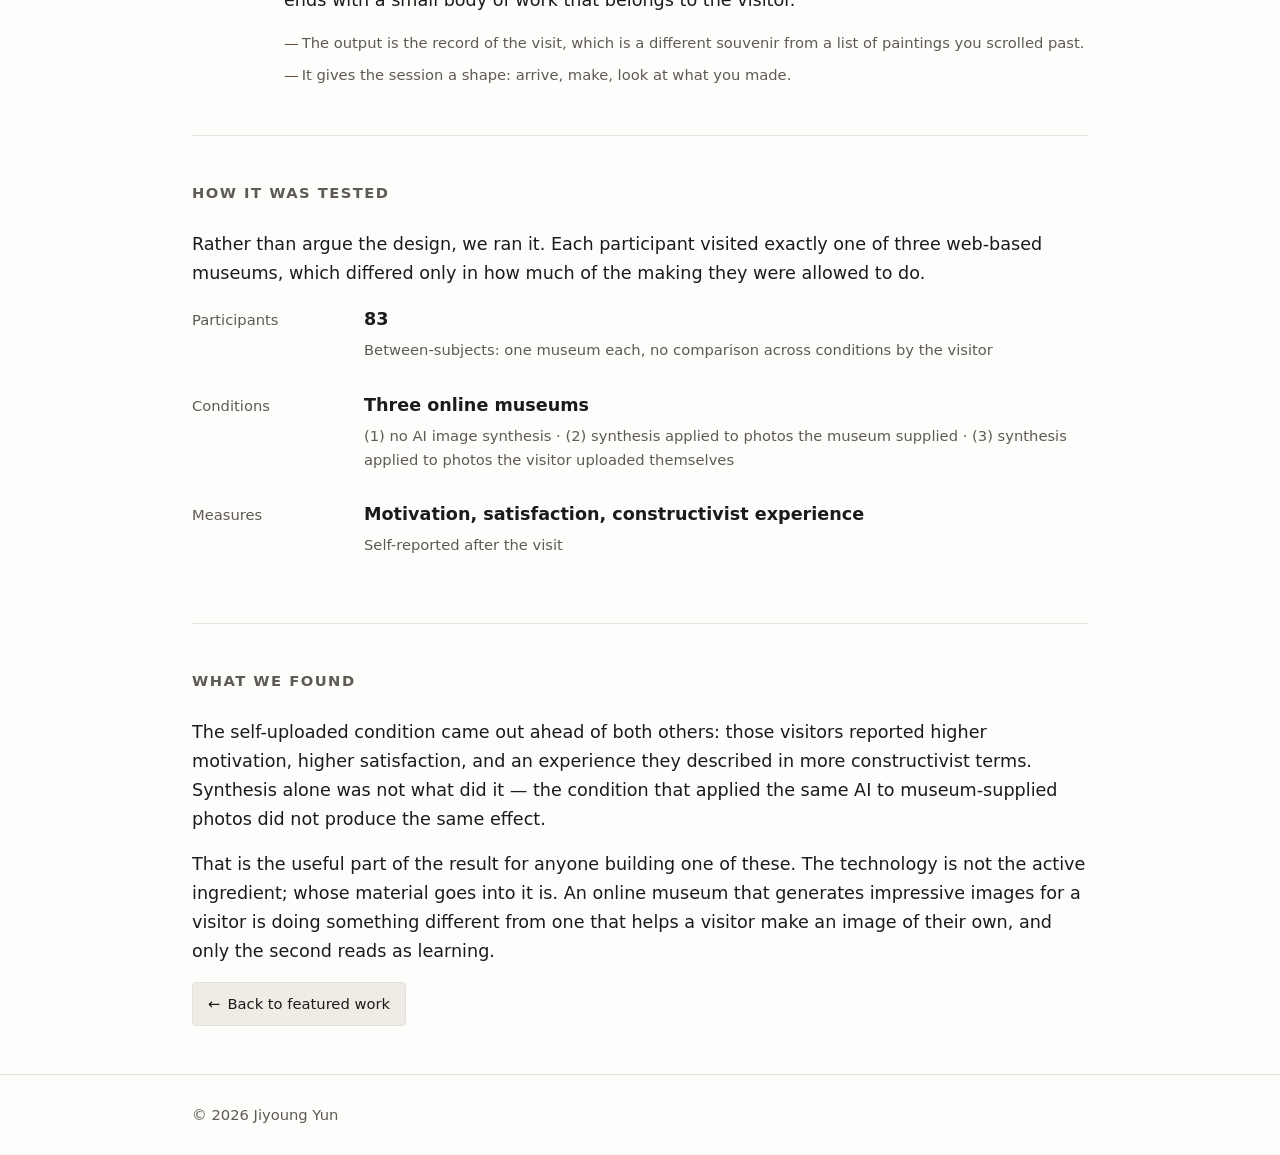
<file: projects/ai-art-museum.html>
<!DOCTYPE html>
<html lang="en">
<head>
<meta charset="utf-8">
<meta name="viewport" content="width=device-width, initial-scale=1">

<title>Will AI Image Synthesis Help Constructivist Education at the Online Art Museum? &mdash; Jiyoung Yun</title>
<meta name="description" content="Case study of a web-based art museum that lets visitors restyle their own photos with AI image synthesis, tested with 83 participants across three museum conditions. CHI 2022 Extended Abstracts.">
<meta name="author" content="Jiyoung Yun">

<link rel="canonical" href="https://clatya96.github.io/projects/ai-art-museum.html">
<link rel="alternate" hreflang="en" href="https://clatya96.github.io/projects/ai-art-museum.html">
<link rel="alternate" hreflang="ko" href="https://clatya96.github.io/ko/projects/ai-art-museum.html">
<link rel="alternate" hreflang="x-default" href="https://clatya96.github.io/projects/ai-art-museum.html">

<meta property="og:type" content="article">
<meta property="og:title" content="Will AI Image Synthesis Help Constructivist Education at the Online Art Museum?">
<meta property="og:description" content="A web-based art museum where visitors restyle their own photos into the exhibition, tested with 83 participants.">
<meta property="og:url" content="https://clatya96.github.io/projects/ai-art-museum.html">
<meta property="og:image" content="https://clatya96.github.io/assets/featured-chi.jpg">
<meta property="og:locale" content="en_US">
<meta property="og:locale:alternate" content="ko_KR">
<meta name="twitter:card" content="summary_large_image">

<link rel="icon" type="image/svg+xml" href="../favicon.svg">

<!-- Theme bootstrap. Must run before the stylesheet so data-theme is set
     before first paint, otherwise dark-mode users get a white flash.
     try/catch because localStorage throws in Safari private browsing. -->
<script>
  try {
    var t = localStorage.getItem("theme");
    if (t) document.documentElement.setAttribute("data-theme", t);
  } catch (e) {}
</script>

<link rel="stylesheet" href="../css/style.css">

<script type="application/ld+json">
{
  "@context": "https://schema.org",
  "@type": "ScholarlyArticle",
  "name": "Will AI Image Synthesis Technology Help Constructivist Education at The Online Art Museum?",
  "headline": "Will AI Image Synthesis Technology Help Constructivist Education at The Online Art Museum?",
  "inLanguage": "en",
  "datePublished": "2022-04",
  "author": [
    { "@type": "Person", "name": "Sewang Lee" },
    { "@type": "Person", "name": "Jiyoung Yun", "url": "https://clatya96.github.io/" },
    { "@type": "Person", "name": "Soyeong Lee" },
    { "@type": "Person", "name": "Yeosol Song" },
    { "@type": "Person", "name": "Hayeon Song" }
  ],
  "isPartOf": {
    "@type": "PublicationEvent",
    "name": "CHI Conference on Human Factors in Computing Systems Extended Abstracts (CHI EA '22)"
  },
  "pagination": "1-7",
  "publisher": { "@type": "Organization", "name": "Association for Computing Machinery" },
  "identifier": "https://doi.org/10.1145/3491101.3519788",
  "sameAs": "https://dl.acm.org/doi/10.1145/3491101.3519788",
  "image": "https://clatya96.github.io/assets/featured-chi.jpg"
}
</script>
</head>

<body>
<a class="skip-link" href="#main">Skip to content</a>

<header class="site-header">
  <div class="site-header__inner">
    <a class="site-header__name" href="../">Jiyoung Yun</a>

    <nav class="site-nav" aria-label="Sections">
      <a href="../#about">About</a>
      <a href="../#education">Education</a>
      <a href="../#publications">Publications</a>
      <a href="../#featured" aria-current="location">Featured</a>
      <a href="../#contact">Contact</a>
    </nav>

    <div class="site-header__tools">
      <p class="lang-switch">
        <span aria-current="true">EN</span>
        <span class="lang-switch__sep" aria-hidden="true">|</span>
        <a href="../ko/projects/ai-art-museum.html" hreflang="ko" lang="ko">KO</a>
      </p>
      <button class="theme-toggle" type="button" aria-pressed="false" aria-label="Switch to dark theme">
        <span aria-hidden="true">&#9790;</span>
      </button>
    </div>
  </div>
</header>

<main id="main" class="wrap">

  <article class="project">

    <nav class="backlink" aria-label="Breadcrumb">
      <a href="../#featured"><span aria-hidden="true">&larr;</span> Featured work</a>
    </nav>

    <header class="section project__head">
      <p class="project__eyebrow">AI &middot; Art education &middot; 2022</p>
      <h1 class="project__title">Will AI Image Synthesis Technology Help Constructivist
        Education at The Online Art Museum?</h1>
      <p class="project__lede">An online art museum that asks you to make something. Upload one
        of your own photos, borrow a Mucha painting&rsquo;s style for it, and the result hangs in
        your own gallery at the end of the visit. We built it, then tested it against 83
        visitors to see whether making changes the visit.</p>

      <dl class="timeline project__meta">
        <dt>Role</dt>
        <dd>
          <span class="timeline__role">Second author</span>
          <span class="timeline__detail">Five-person team across two institutions</span>
        </dd>

        <dt>Context</dt>
        <dd>
          <span class="timeline__role">HAI Lab, Sungkyunkwan University</span>
          <span class="timeline__detail">With the Graduate School of Culture Technology, KAIST.
            Advised by Professor Hayeon Song.</span>
        </dd>

        <dt>Published</dt>
        <dd>
          <span class="timeline__role">CHI 2022 Extended Abstracts</span>
          <span class="timeline__detail">Lee, S., <strong>Yun, J.</strong>, Lee, S., Song, Y.,
            &amp; Song, H. (2022, April). <cite>Will AI image synthesis technology help
            constructivist education at the online art museum?</cite> In
            <span class="pub__venue">CHI Conference on Human Factors in Computing Systems
            Extended Abstracts</span> (pp. 1&ndash;7). ACM.</span>
        </dd>
      </dl>

      <p class="actions">
        <a class="button" href="https://dl.acm.org/doi/10.1145/3491101.3519788">
          Read the paper <span class="button__hint">ACM Digital Library &#8599;</span>
        </a>
        <a class="button" href="https://doi.org/10.1145/3491101.3519788">
          DOI <span class="button__hint">10.1145/3491101.3519788 &#8599;</span>
        </a>
      </p>
    </header>

    <!-- ===================== Figure ===================== -->
    <section class="section" aria-labelledby="system-h">
      <h2 class="section__title" id="system-h">The system</h2>

      <figure class="figure">
        <img src="../assets/featured-chi.jpg"
             alt="Screenshot of the CAAI web page in Korean. At the top, a row of the visitor's own photos with an upload button. In the middle, a grid of Alphonse Mucha Art Nouveau posters to pick a style from, and a Create Art with AI button. At the bottom, a gallery of the resulting synthesized artworks."
             width="900" height="885" loading="eager" decoding="async">
        <figcaption>Figure (b) from the paper &mdash; the CAAI web page. Step one picks the photo, step two picks the painting
          whose style will be borrowed, and the strip along the bottom is the visitor&rsquo;s own
          gallery, filled with what they made during the visit.</figcaption>
      </figure>
    </section>

    <!-- ===================== Motivation ===================== -->
    <section class="section" aria-labelledby="about-h">
      <h2 class="section__title" id="about-h">Why we built it</h2>

      <p>COVID-19 pushed museums online faster than they had planned to go, and online education
        went with them. What mostly arrived was the gallery wall transplanted into a browser:
        high-resolution images, wall text beside them, a visitor who scrolls. That is a reasonable
        way to look at art and a poor way to learn it.</p>

      <p>Constructivist education starts from the opposite assumption &mdash; that people build
        understanding by making things and tying new material to what they already have, not by
        receiving it. The question this project asked is whether AI image synthesis gives an
        online museum the one thing it had been missing to work that way: a cheap, immediate way
        for every visitor to produce something of their own inside the exhibition, out of
        material that is already theirs.</p>

      <!-- Jiyoung: a short paragraph on your own contribution (study design,
           measures, analysis) would sit well right here. -->
    </section>

    <!-- ===================== The visit ===================== -->
    <section class="section" aria-labelledby="features-h">
      <h2 class="section__title" id="features-h">Three steps through the museum</h2>

      <div class="features">

        <article class="feature">
          <p class="feature__num" aria-hidden="true">01</p>
          <div>
            <h3 class="feature__title">Bring your own photograph</h3>
            <p>The visit opens by asking for a picture rather than offering one. A visitor
              uploads a photo from their own camera roll &mdash; a street, a café table, a
              friend &mdash; and picks the one they want to work with.</p>
            <ul class="bullets">
              <li>Starting from the visitor&rsquo;s own material is the constructivist move: the
                new thing attaches to something they already care about.</li>
              <li>It is also the manipulation the study turns on, since one condition hands
                visitors a photo instead of letting them bring one.</li>
            </ul>
          </div>
        </article>

        <article class="feature">
          <p class="feature__num" aria-hidden="true">02</p>
          <div>
            <h3 class="feature__title">Borrow a painting&rsquo;s style</h3>
            <p>A grid of Alphonse Mucha&rsquo;s Art Nouveau posters stands in for the exhibition
              itself. Choosing one is choosing a style, and the system synthesizes the
              visitor&rsquo;s photograph in it.</p>
            <ul class="bullets">
              <li>Looking closely at a painting becomes necessary rather than virtuous &mdash;
                you have to decide which one you want your own picture to look like.</li>
              <li>The comparison is immediate: the source painting and the synthesized result
                sit on the same page.</li>
            </ul>
          </div>
        </article>

        <article class="feature">
          <p class="feature__num" aria-hidden="true">03</p>
          <div>
            <h3 class="feature__title">Leave with a gallery</h3>
            <p>Each result is added to a personal gallery that builds up across the visit, so the
              museum ends with a small body of work that belongs to the visitor.</p>
            <ul class="bullets">
              <li>The output is the record of the visit, which is a different souvenir from a
                list of paintings you scrolled past.</li>
              <li>It gives the session a shape: arrive, make, look at what you made.</li>
            </ul>
          </div>
        </article>

      </div>
    </section>

    <!-- ===================== Study ===================== -->
    <section class="section" aria-labelledby="study-h">
      <h2 class="section__title" id="study-h">How it was tested</h2>

      <p>Rather than argue the design, we ran it. Each participant visited exactly one of three
        web-based museums, which differed only in how much of the making they were allowed to
        do.</p>

      <dl class="timeline">
        <dt>Participants</dt>
        <dd>
          <span class="timeline__role">83</span>
          <span class="timeline__detail">Between-subjects: one museum each, no comparison
            across conditions by the visitor</span>
        </dd>

        <dt>Conditions</dt>
        <dd>
          <span class="timeline__role">Three online museums</span>
          <span class="timeline__detail">(1) no AI image synthesis &middot; (2) synthesis applied
            to photos the museum supplied &middot; (3) synthesis applied to photos the visitor
            uploaded themselves</span>
        </dd>

        <dt>Measures</dt>
        <dd>
          <span class="timeline__role">Motivation, satisfaction, constructivist experience</span>
          <span class="timeline__detail">Self-reported after the visit</span>
        </dd>
      </dl>
    </section>

    <!-- ===================== Findings ===================== -->
    <section class="section" aria-labelledby="findings-h">
      <h2 class="section__title" id="findings-h">What we found</h2>

      <p>The self-uploaded condition came out ahead of both others: those visitors reported
        higher motivation, higher satisfaction, and an experience they described in more
        constructivist terms. Synthesis alone was not what did it &mdash; the condition that
        applied the same AI to museum-supplied photos did not produce the same effect.</p>

      <p>That is the useful part of the result for anyone building one of these. The technology
        is not the active ingredient; whose material goes into it is. An online museum that
        generates impressive images for a visitor is doing something different from one that
        helps a visitor make an image of their own, and only the second reads as learning.</p>

      <p class="actions">
        <a class="button" href="../#featured">
          <span aria-hidden="true">&larr;</span> Back to featured work
        </a>
      </p>
    </section>

  </article>

</main>

<footer class="site-footer">
  <div class="wrap">
    <p>&copy; 2026 Jiyoung Yun</p>
  </div>
</footer>

<script src="../js/main.js" defer></script>
</body>
</html>
</file>
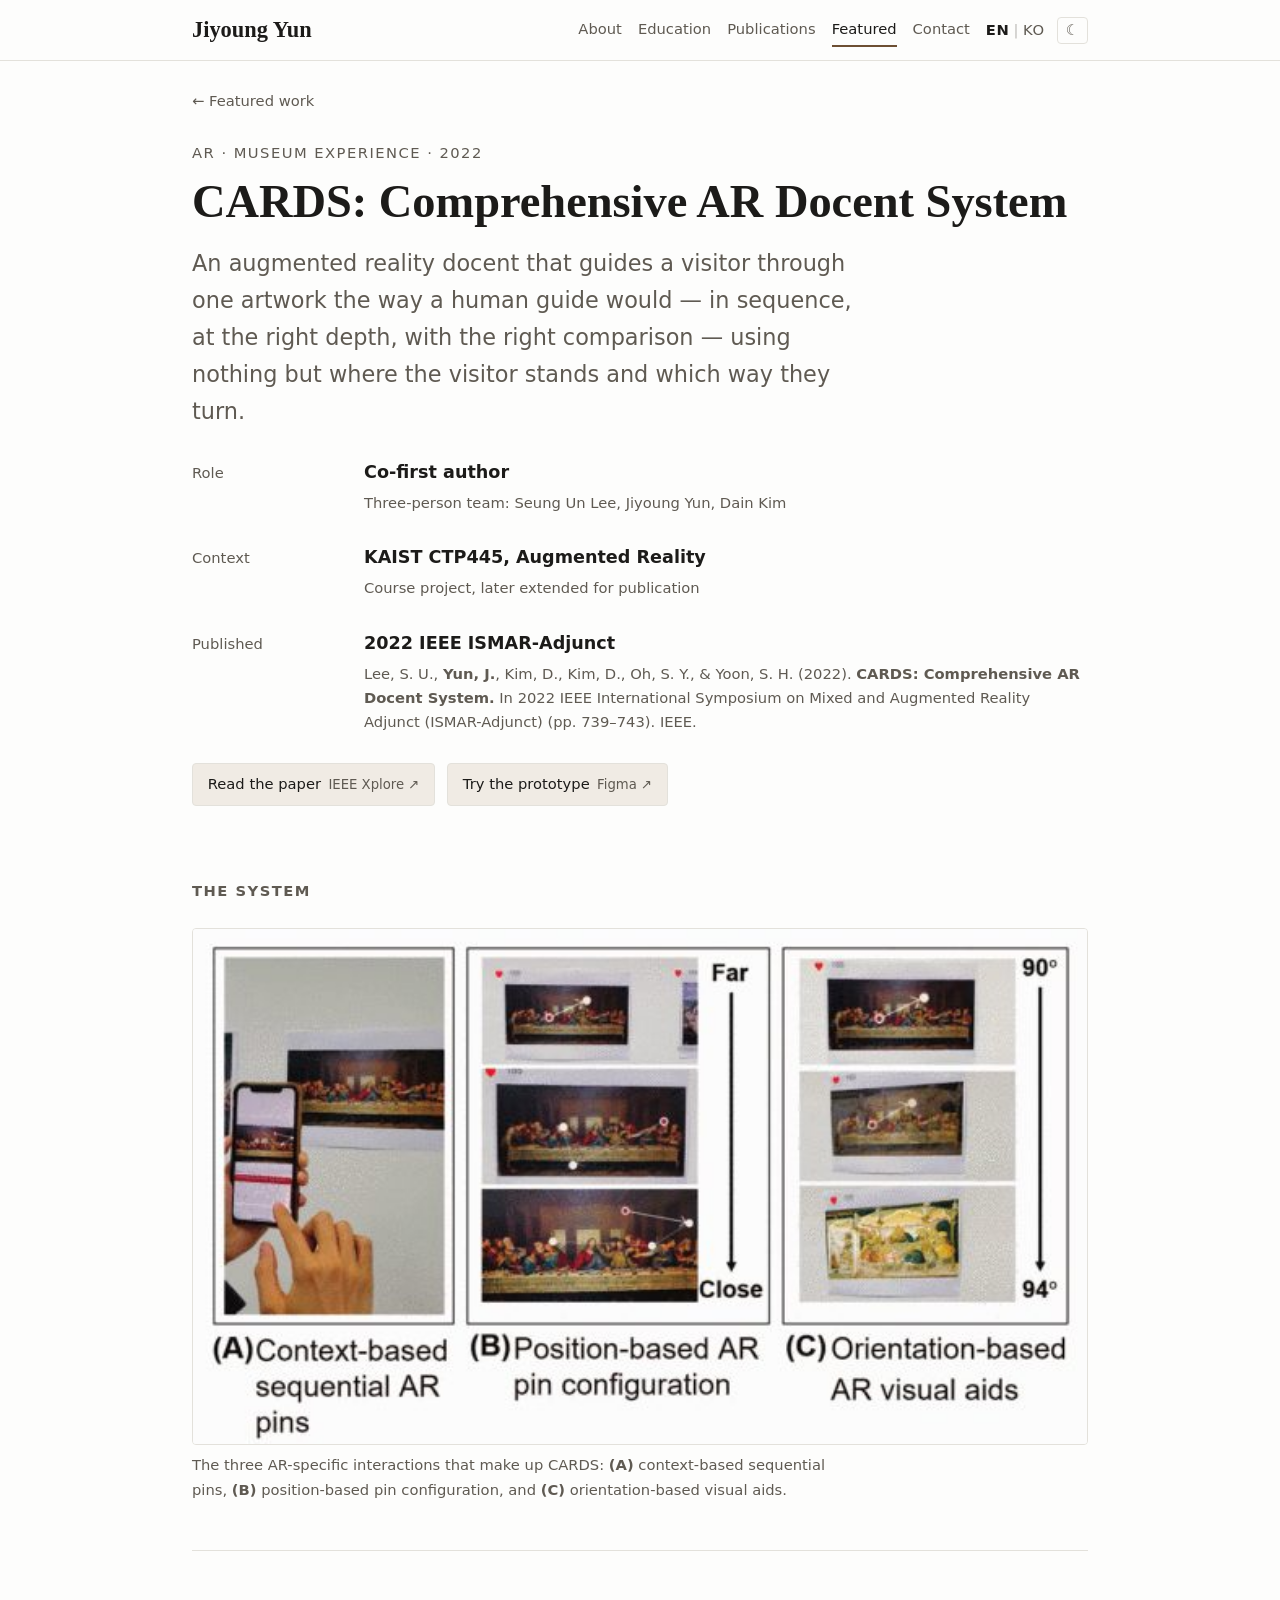
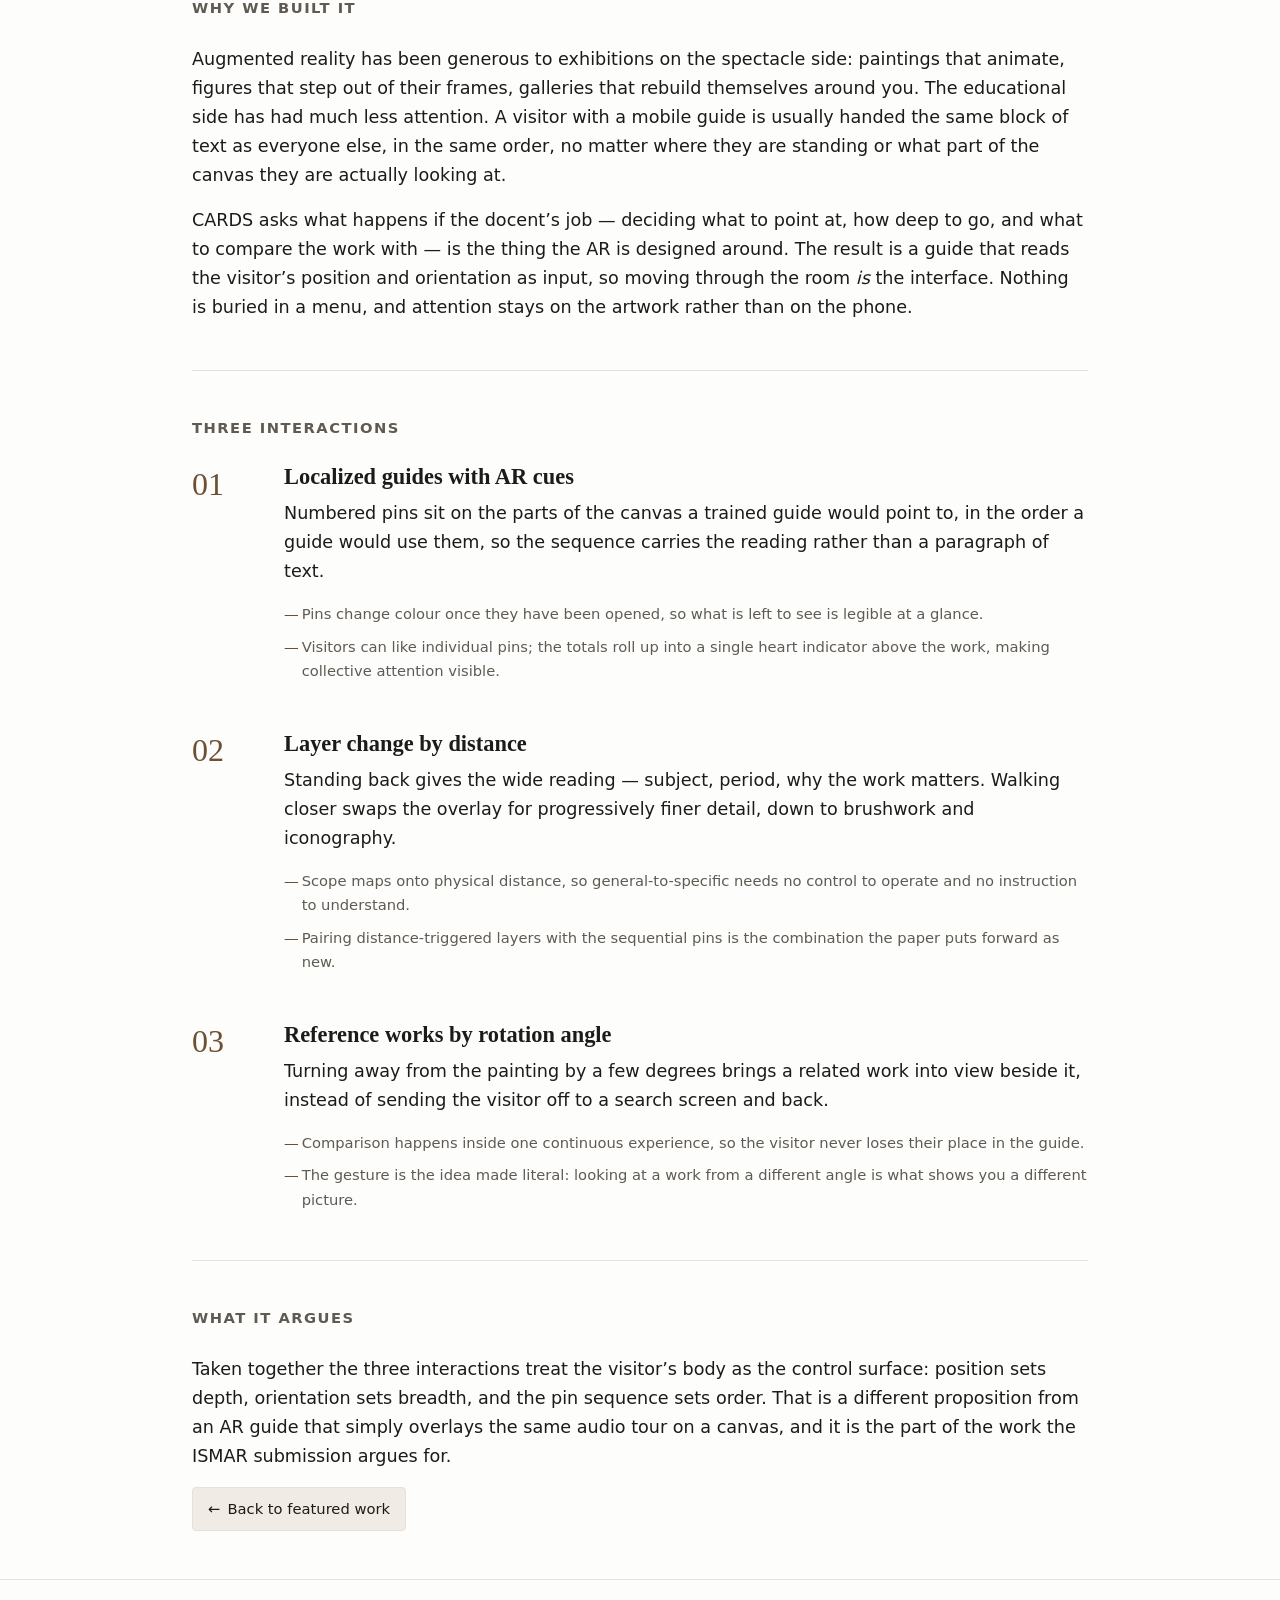
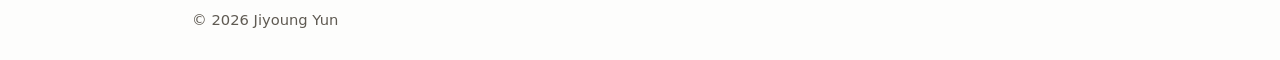
<file: projects/cards.html>
<!DOCTYPE html>
<html lang="en">
<head>
<meta charset="utf-8">
<meta name="viewport" content="width=device-width, initial-scale=1">

<title>CARDS: Comprehensive AR Docent System &mdash; Jiyoung Yun</title>
<meta name="description" content="Case study of CARDS, an augmented reality docent system that guides exhibition visitors with localized AR cues, distance-based description layers, and rotation-based access to reference works. ISMAR-Adjunct 2022.">
<meta name="author" content="Jiyoung Yun">

<link rel="canonical" href="https://clatya96.github.io/projects/cards.html">
<link rel="alternate" hreflang="en" href="https://clatya96.github.io/projects/cards.html">
<link rel="alternate" hreflang="ko" href="https://clatya96.github.io/ko/projects/cards.html">
<link rel="alternate" hreflang="x-default" href="https://clatya96.github.io/projects/cards.html">

<meta property="og:type" content="article">
<meta property="og:title" content="CARDS: Comprehensive AR Docent System">
<meta property="og:description" content="An AR docent that uses localized cues, distance, and body orientation to guide exhibition visitors through a single artwork.">
<meta property="og:url" content="https://clatya96.github.io/projects/cards.html">
<meta property="og:image" content="https://clatya96.github.io/assets/featured-cards.jpg">
<meta property="og:locale" content="en_US">
<meta property="og:locale:alternate" content="ko_KR">
<meta name="twitter:card" content="summary_large_image">

<link rel="icon" type="image/svg+xml" href="../favicon.svg">

<!-- Theme bootstrap. Must run before the stylesheet so data-theme is set
     before first paint, otherwise dark-mode users get a white flash.
     try/catch because localStorage throws in Safari private browsing. -->
<script>
  try {
    var t = localStorage.getItem("theme");
    if (t) document.documentElement.setAttribute("data-theme", t);
  } catch (e) {}
</script>

<link rel="stylesheet" href="../css/style.css">

<script type="application/ld+json">
{
  "@context": "https://schema.org",
  "@type": "ScholarlyArticle",
  "name": "CARDS: Comprehensive AR Docent System",
  "headline": "CARDS: Comprehensive AR Docent System",
  "inLanguage": "en",
  "datePublished": "2022-10",
  "author": [
    { "@type": "Person", "name": "Seung Un Lee" },
    { "@type": "Person", "name": "Jiyoung Yun", "url": "https://clatya96.github.io/" },
    { "@type": "Person", "name": "Dain Kim" },
    { "@type": "Person", "name": "D. Kim" },
    { "@type": "Person", "name": "S. Y. Oh" },
    { "@type": "Person", "name": "S. H. Yoon" }
  ],
  "isPartOf": {
    "@type": "PublicationEvent",
    "name": "2022 IEEE International Symposium on Mixed and Augmented Reality Adjunct (ISMAR-Adjunct)"
  },
  "pagination": "739-743",
  "publisher": { "@type": "Organization", "name": "IEEE" },
  "sameAs": "https://ieeexplore.ieee.org/abstract/document/9974452",
  "image": "https://clatya96.github.io/assets/featured-cards.jpg"
}
</script>
</head>

<body>
<a class="skip-link" href="#main">Skip to content</a>

<header class="site-header">
  <div class="site-header__inner">
    <a class="site-header__name" href="../">Jiyoung Yun</a>

    <nav class="site-nav" aria-label="Sections">
      <a href="../#about">About</a>
      <a href="../#education">Education</a>
      <a href="../#publications">Publications</a>
      <a href="../#featured" aria-current="location">Featured</a>
      <a href="../#contact">Contact</a>
    </nav>

    <div class="site-header__tools">
      <p class="lang-switch">
        <span aria-current="true">EN</span>
        <span class="lang-switch__sep" aria-hidden="true">|</span>
        <a href="../ko/projects/cards.html" hreflang="ko" lang="ko">KO</a>
      </p>
      <button class="theme-toggle" type="button" aria-pressed="false" aria-label="Switch to dark theme">
        <span aria-hidden="true">&#9790;</span>
      </button>
    </div>
  </div>
</header>

<main id="main" class="wrap">

  <!-- ===================== Hero ===================== -->
  <article class="project">

    <nav class="backlink" aria-label="Breadcrumb">
      <a href="../#featured"><span aria-hidden="true">&larr;</span> Featured work</a>
    </nav>

    <header class="section project__head">
      <p class="project__eyebrow">AR &middot; Museum experience &middot; 2022</p>
      <h1 class="project__title">CARDS: Comprehensive AR Docent System</h1>
      <p class="project__lede">An augmented reality docent that guides a visitor through one
        artwork the way a human guide would &mdash; in sequence, at the right depth, with the
        right comparison &mdash; using nothing but where the visitor stands and which way they
        turn.</p>

      <dl class="timeline project__meta">
        <dt>Role</dt>
        <dd>
          <span class="timeline__role">Co-first author</span>
          <span class="timeline__detail">Three-person team: Seung Un Lee, Jiyoung Yun, Dain Kim</span>
        </dd>

        <dt>Context</dt>
        <dd>
          <span class="timeline__role">KAIST CTP445, Augmented Reality</span>
          <span class="timeline__detail">Course project, later extended for publication</span>
        </dd>

        <dt>Published</dt>
        <dd>
          <span class="timeline__role" lang="en">2022 IEEE ISMAR-Adjunct</span>
          <span class="timeline__detail">Lee, S. U., <strong>Yun, J.</strong>, Kim, D., Kim, D.,
            Oh, S. Y., &amp; Yoon, S. H. (2022). <cite>CARDS: Comprehensive AR Docent
            System.</cite> In <span class="pub__venue">2022 IEEE International Symposium on Mixed
            and Augmented Reality Adjunct (ISMAR-Adjunct)</span> (pp. 739&ndash;743). IEEE.</span>
        </dd>
      </dl>

      <p class="actions">
        <a class="button" href="https://ieeexplore.ieee.org/abstract/document/9974452">
          Read the paper <span class="button__hint">IEEE Xplore &#8599;</span>
        </a>
        <a class="button" href="https://www.figma.com/proto/uzNRzh0kQCecuUKDgM5oQ0/Untitled?page-id=0%3A1&amp;node-id=0-1&amp;viewport=-7%2C562%2C0.85&amp;scaling=scale-down&amp;starting-point-node-id=2%3A146">
          Try the prototype <span class="button__hint">Figma &#8599;</span>
        </a>
      </p>
    </header>

    <!-- ===================== Figure ===================== -->
    <section class="section" aria-labelledby="system-h">
      <h2 class="section__title" id="system-h">The system</h2>

      <figure class="figure">
        <img src="../assets/featured-cards.jpg"
             alt="Three panels. (A) A hand holds a phone in front of a framed painting, with a red AR pin shown on the screen. (B) The same painting seen from far to close, with a pin configuration that changes at each distance. (C) The painting at 90 degrees and a reference work appearing as the phone is rotated to 94 degrees."
             width="550" height="317" loading="eager" decoding="async">
        <figcaption>The three AR-specific interactions that make up CARDS:
          <strong>(A)</strong> context-based sequential pins,
          <strong>(B)</strong> position-based pin configuration, and
          <strong>(C)</strong> orientation-based visual aids.</figcaption>
      </figure>
    </section>

    <!-- ===================== Overview ===================== -->
    <section class="section" aria-labelledby="about-h">
      <h2 class="section__title" id="about-h">Why we built it</h2>

      <p>Augmented reality has been generous to exhibitions on the spectacle side: paintings that
        animate, figures that step out of their frames, galleries that rebuild themselves around
        you. The educational side has had much less attention. A visitor with a mobile guide is
        usually handed the same block of text as everyone else, in the same order, no matter where
        they are standing or what part of the canvas they are actually looking at.</p>

      <p>CARDS asks what happens if the docent&rsquo;s job &mdash; deciding what to point at, how
        deep to go, and what to compare the work with &mdash; is the thing the AR is designed
        around. The result is a guide that reads the visitor&rsquo;s position and orientation as
        input, so moving through the room <em>is</em> the interface. Nothing is buried in a menu,
        and attention stays on the artwork rather than on the phone.</p>

      <!-- Jiyoung: a short paragraph on your own contribution (study design,
           prototyping, the evaluation) would sit well right here. -->
    </section>

    <!-- ===================== Features ===================== -->
    <section class="section" aria-labelledby="features-h">
      <h2 class="section__title" id="features-h">Three interactions</h2>

      <div class="features">

        <article class="feature">
          <p class="feature__num" aria-hidden="true">01</p>
          <div>
            <h3 class="feature__title">Localized guides with AR cues</h3>
            <p>Numbered pins sit on the parts of the canvas a trained guide would point to, in the
              order a guide would use them, so the sequence carries the reading rather than a
              paragraph of text.</p>
            <ul class="bullets">
              <li>Pins change colour once they have been opened, so what is left to see is
                legible at a glance.</li>
              <li>Visitors can like individual pins; the totals roll up into a single heart
                indicator above the work, making collective attention visible.</li>
            </ul>
          </div>
        </article>

        <article class="feature">
          <p class="feature__num" aria-hidden="true">02</p>
          <div>
            <h3 class="feature__title">Layer change by distance</h3>
            <p>Standing back gives the wide reading &mdash; subject, period, why the work matters.
              Walking closer swaps the overlay for progressively finer detail, down to brushwork
              and iconography.</p>
            <ul class="bullets">
              <li>Scope maps onto physical distance, so general-to-specific needs no control to
                operate and no instruction to understand.</li>
              <li>Pairing distance-triggered layers with the sequential pins is the combination
                the paper puts forward as new.</li>
            </ul>
          </div>
        </article>

        <article class="feature">
          <p class="feature__num" aria-hidden="true">03</p>
          <div>
            <h3 class="feature__title">Reference works by rotation angle</h3>
            <p>Turning away from the painting by a few degrees brings a related work into view
              beside it, instead of sending the visitor off to a search screen and back.</p>
            <ul class="bullets">
              <li>Comparison happens inside one continuous experience, so the visitor never loses
                their place in the guide.</li>
              <li>The gesture is the idea made literal: looking at a work from a different angle
                is what shows you a different picture.</li>
            </ul>
          </div>
        </article>

      </div>
    </section>

    <!-- ===================== Takeaway ===================== -->
    <section class="section" aria-labelledby="takeaway-h">
      <h2 class="section__title" id="takeaway-h">What it argues</h2>

      <p>Taken together the three interactions treat the visitor&rsquo;s body as the control
        surface: position sets depth, orientation sets breadth, and the pin sequence sets order.
        That is a different proposition from an AR guide that simply overlays the same audio tour
        on a canvas, and it is the part of the work the ISMAR submission argues for.</p>

      <p class="actions">
        <a class="button" href="../#featured">
          <span aria-hidden="true">&larr;</span> Back to featured work
        </a>
      </p>
    </section>

  </article>

</main>

<footer class="site-footer">
  <div class="wrap">
    <p>&copy; 2026 Jiyoung Yun</p>
  </div>
</footer>

<script src="../js/main.js" defer></script>
</body>
</html>
</file>
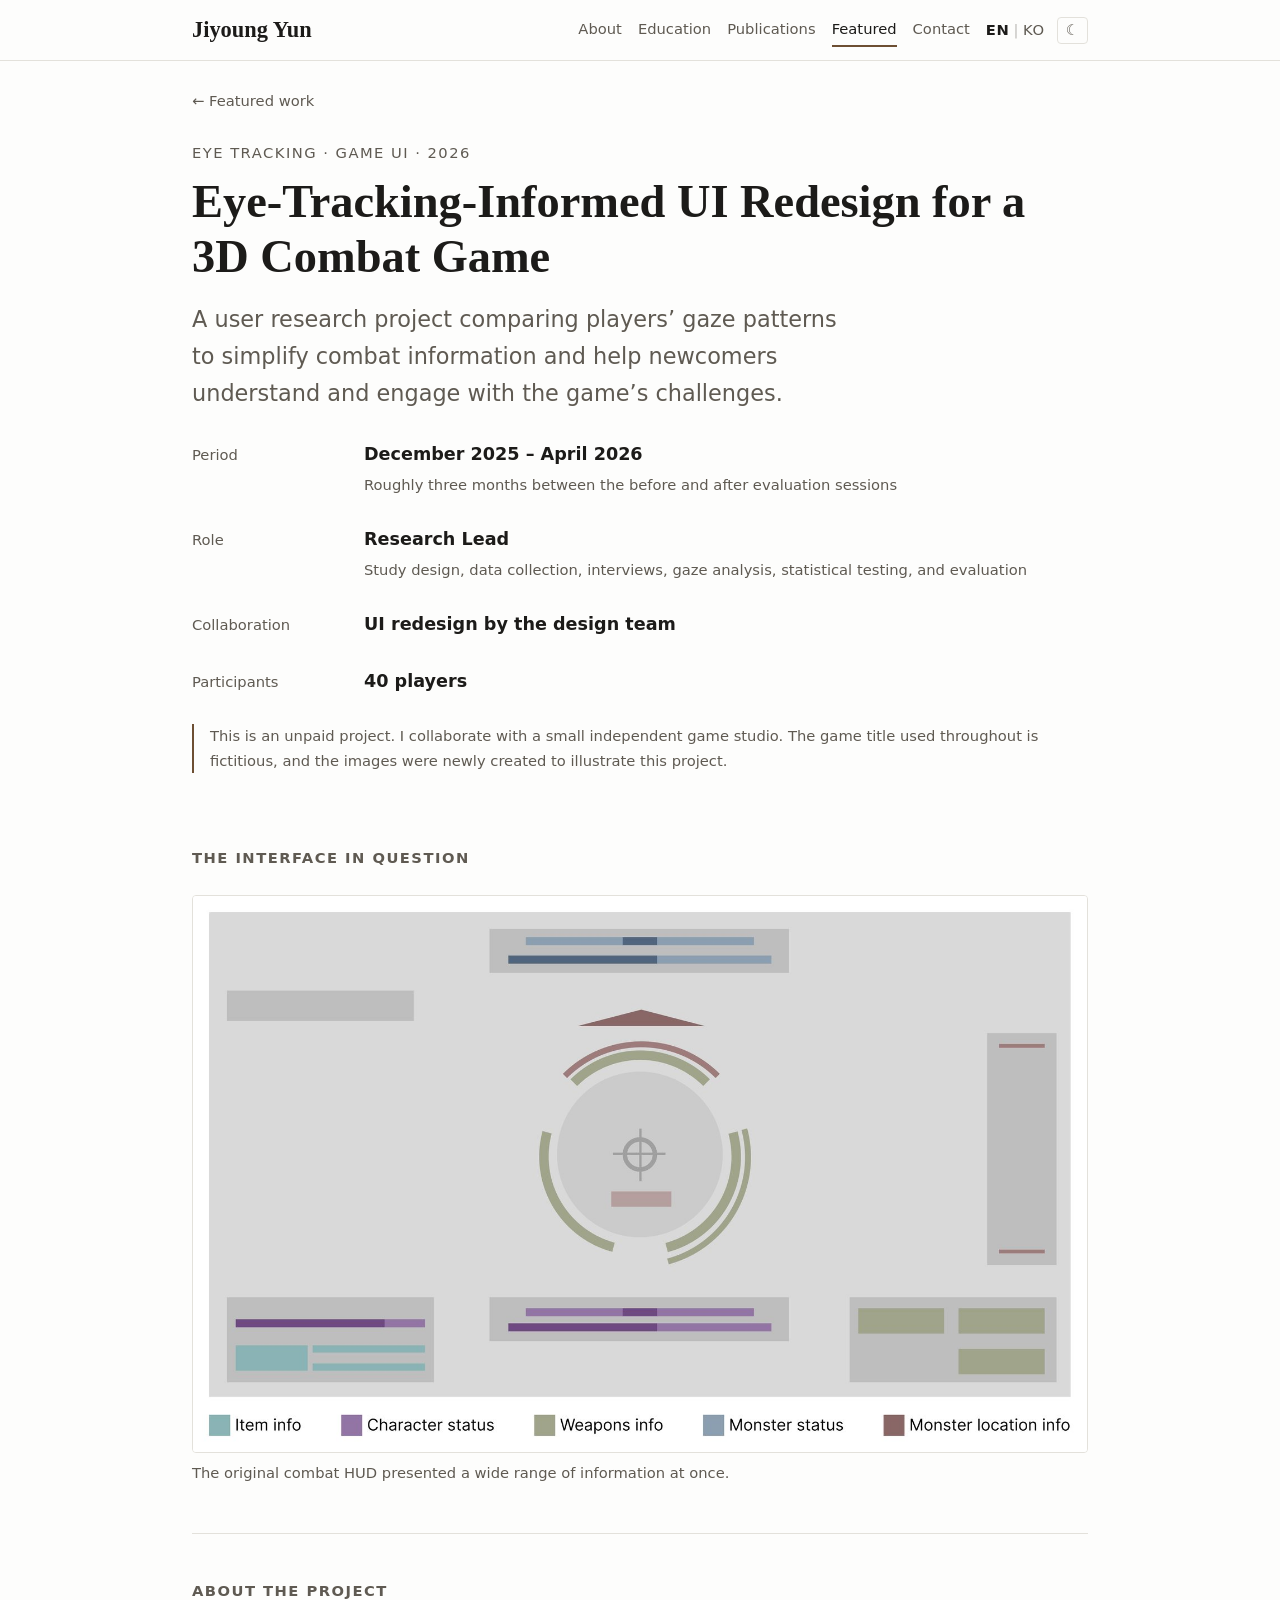
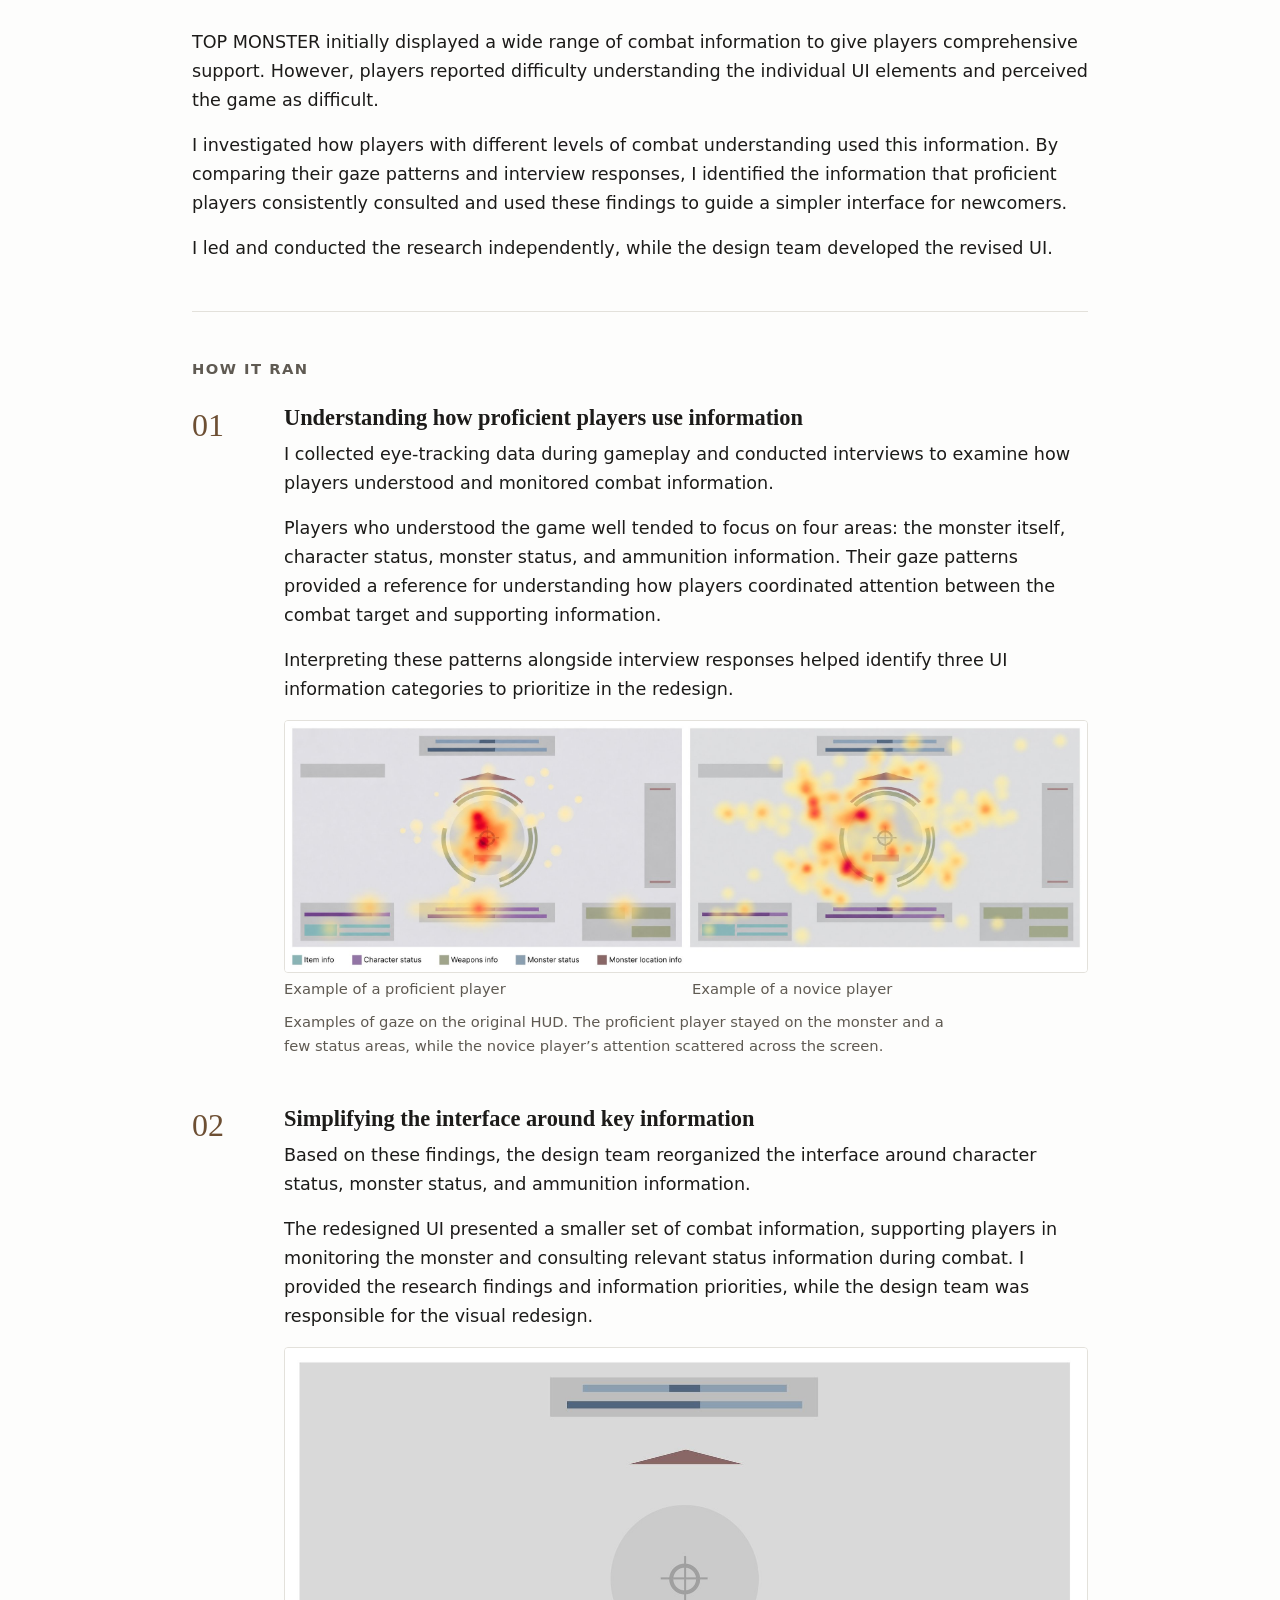
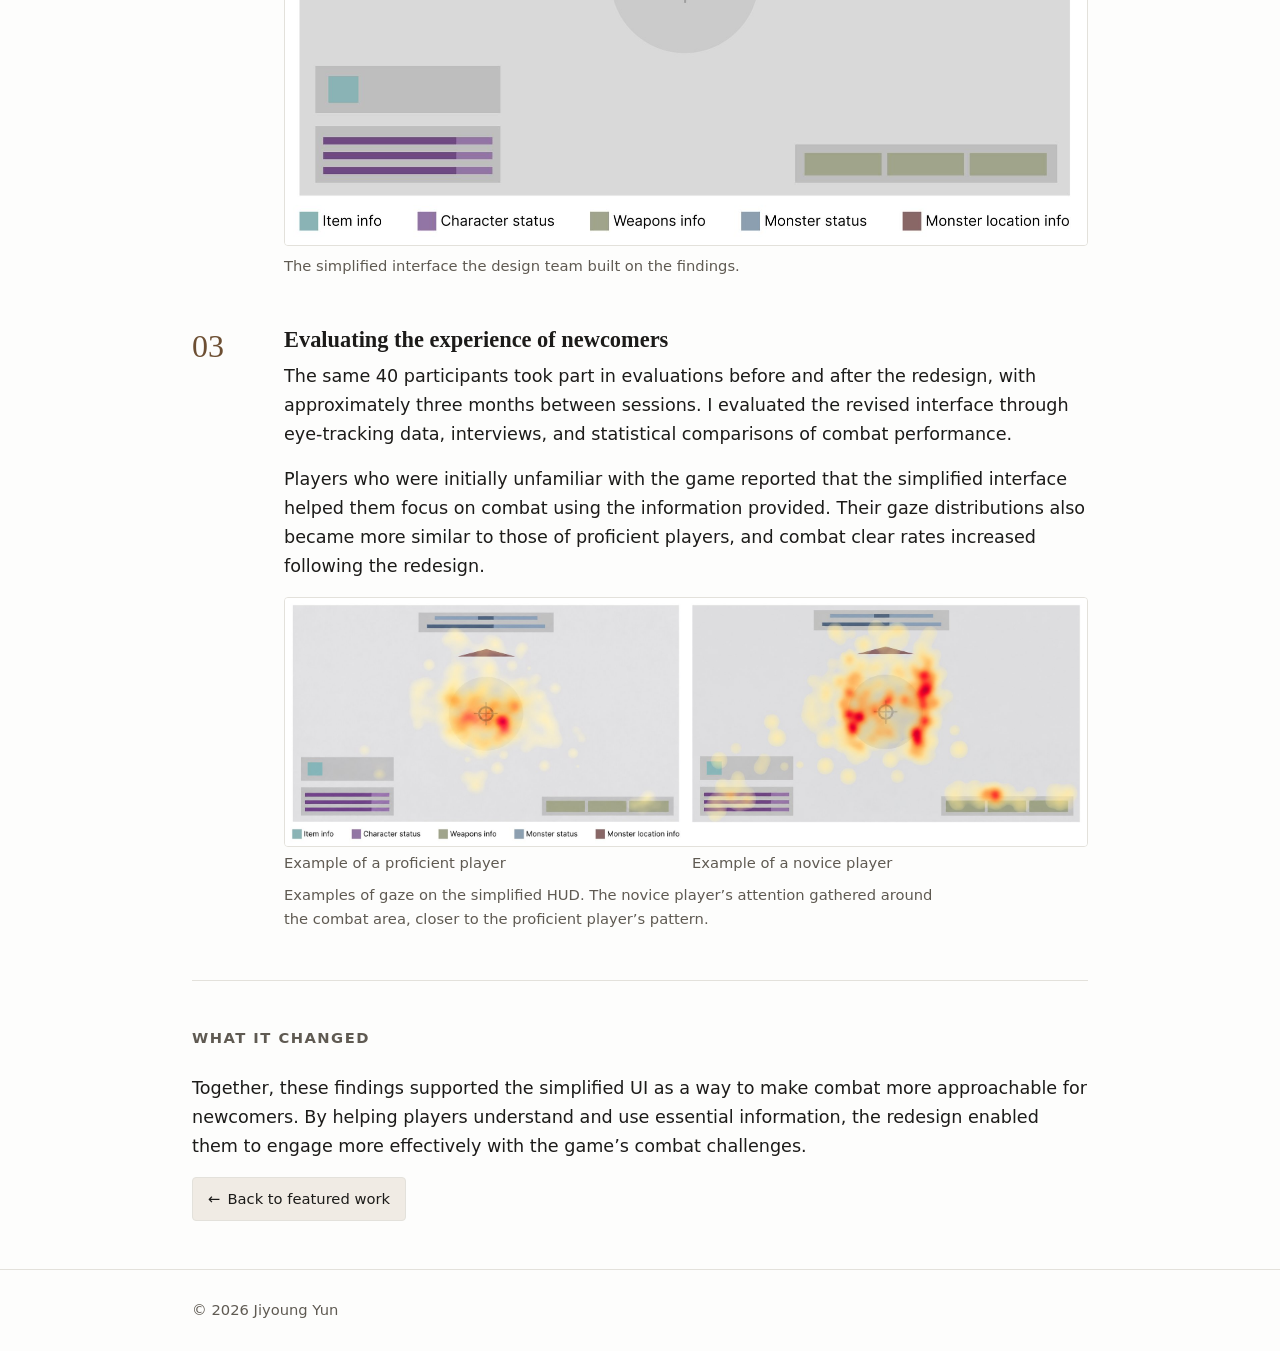
<file: projects/eye-tracking-ui.html>
<!DOCTYPE html>
<html lang="en">
<head>
<meta charset="utf-8">
<meta name="viewport" content="width=device-width, initial-scale=1">

<title>Eye-Tracking-Informed UI Redesign for a Combat Game &mdash; Jiyoung Yun</title>
<meta name="description" content="A user research project comparing players' gaze patterns to simplify combat information and help newcomers understand and engage with the game's challenges.">
<meta name="author" content="Jiyoung Yun">

<link rel="canonical" href="https://clatya96.github.io/projects/eye-tracking-ui.html">
<link rel="alternate" hreflang="en" href="https://clatya96.github.io/projects/eye-tracking-ui.html">
<link rel="alternate" hreflang="ko" href="https://clatya96.github.io/ko/projects/eye-tracking-ui.html">
<link rel="alternate" hreflang="x-default" href="https://clatya96.github.io/projects/eye-tracking-ui.html">

<meta property="og:type" content="article">
<meta property="og:title" content="Eye-Tracking-Informed UI Redesign for a 3D Combat Game">
<meta property="og:description" content="Comparing players' gaze patterns to simplify combat information and help newcomers engage with the game's challenges.">
<meta property="og:url" content="https://clatya96.github.io/projects/eye-tracking-ui.html">
<meta property="og:image" content="https://clatya96.github.io/assets/featured-aerial.jpg">
<meta property="og:locale" content="en_US">
<meta property="og:locale:alternate" content="ko_KR">
<meta name="twitter:card" content="summary">

<link rel="icon" type="image/svg+xml" href="../favicon.svg">

<!-- Theme bootstrap. Must run before the stylesheet so data-theme is set
     before first paint, otherwise dark-mode users get a white flash.
     try/catch because localStorage throws in Safari private browsing. -->
<script>
  try {
    var t = localStorage.getItem("theme");
    if (t) document.documentElement.setAttribute("data-theme", t);
  } catch (e) {}
</script>

<link rel="stylesheet" href="../css/style.css">

</head>

<body>
<a class="skip-link" href="#main">Skip to content</a>

<header class="site-header">
  <div class="site-header__inner">
    <a class="site-header__name" href="../">Jiyoung Yun</a>

    <nav class="site-nav" aria-label="Sections">
      <a href="../#about">About</a>
      <a href="../#education">Education</a>
      <a href="../#publications">Publications</a>
      <a href="../#featured" aria-current="location">Featured</a>
      <a href="../#contact">Contact</a>
    </nav>

    <div class="site-header__tools">
      <p class="lang-switch">
        <span aria-current="true">EN</span>
        <span class="lang-switch__sep" aria-hidden="true">|</span>
        <a href="../ko/projects/eye-tracking-ui.html" hreflang="ko" lang="ko">KO</a>
      </p>
      <button class="theme-toggle" type="button" aria-pressed="false" aria-label="Switch to dark theme">
        <span aria-hidden="true">&#9790;</span>
      </button>
    </div>
  </div>
</header>

<main id="main" class="wrap">

  <article class="project">

    <nav class="backlink" aria-label="Breadcrumb">
      <a href="../#featured"><span aria-hidden="true">&larr;</span> Featured work</a>
    </nav>

    <header class="section project__head">
      <p class="project__eyebrow">Eye tracking &middot; Game UI &middot; 2026</p>
      <h1 class="project__title">Eye-Tracking-Informed UI Redesign for a 3D Combat Game</h1>
      <p class="project__lede">A user research project comparing players&rsquo; gaze patterns to
        simplify combat information and help newcomers understand and engage with the
        game&rsquo;s challenges.</p>

      <dl class="timeline project__meta">
        <dt>Period</dt>
        <dd>
          <span class="timeline__role">December 2025 &ndash; April 2026</span>
          <span class="timeline__detail">Roughly three months between the before and after
            evaluation sessions</span>
        </dd>

        <dt>Role</dt>
        <dd>
          <span class="timeline__role">Research Lead</span>
          <span class="timeline__detail">Study design, data collection, interviews, gaze
            analysis, statistical testing, and evaluation</span>
        </dd>

        <dt>Collaboration</dt>
        <dd>
          <span class="timeline__role">UI redesign by the design team</span>
        </dd>

        <dt>Participants</dt>
        <dd>
          <span class="timeline__role">40 players</span>
        </dd>
      </dl>

      <p class="note">This is an unpaid project. I collaborate with a small independent game studio. The game title used throughout is fictitious, and the images were newly
        created to illustrate this project.</p>
    </header>

    <!-- ===================== Hero figure ===================== -->
    <section class="section" aria-labelledby="interface-h">
      <h2 class="section__title" id="interface-h">The interface in question</h2>

      <figure class="figure">
        <img src="../assets/aerial-hud-before.jpg"
             alt="Diagram of the original combat HUD: monster status at the top, a monster
                  location marker and weapon arcs around the central crosshair, a location
                  gauge on the right, character status at the bottom centre and bottom left,
                  item info at the bottom left and weapons info at the bottom right."
             width="1600" height="995" loading="eager" decoding="async">
        <figcaption>The original combat HUD presented a wide range of information at
          once.</figcaption>
      </figure>
    </section>

    <!-- ===================== About ===================== -->
    <section class="section" aria-labelledby="about-h">
      <h2 class="section__title" id="about-h">About the project</h2>

      <p>TOP MONSTER initially displayed a wide range of combat information to give players
        comprehensive support. However, players reported difficulty understanding the individual
        UI elements and perceived the game as difficult.</p>

      <p>I investigated how players with different levels of combat understanding used this
        information. By comparing their gaze patterns and interview responses, I identified the
        information that proficient players consistently consulted and used these findings to
        guide a simpler interface for newcomers.</p>

      <p>I led and conducted the research independently, while the design team developed the revised UI.</p>
    </section>

    <!-- ===================== Phases ===================== -->
    <section class="section" aria-labelledby="phases-h">
      <h2 class="section__title" id="phases-h">How it ran</h2>

      <div class="features">

        <article class="feature">
          <p class="feature__num" aria-hidden="true">01</p>
          <div>
            <h3 class="feature__title">Understanding how proficient players use
              information</h3>
            <p>I collected eye-tracking data during gameplay and conducted interviews to examine
              how players understood and monitored combat information.</p>
            <p>Players who understood the game well tended to focus on four areas: the monster
              itself, character status, monster status, and ammunition information. Their gaze
              patterns provided a reference for understanding how players coordinated attention
              between the combat target and supporting information.</p>
            <p>Interpreting these patterns alongside interview responses helped identify three
              UI information categories to prioritize in the redesign.</p>

            <figure class="figure">
              <img src="../assets/aerial-gaze-before.jpg"
                   alt="Left: Example of a proficient player's gaze heatmap on the original HUD, concentrated on the monster at the centre, with smaller hotspots on character status, monster status and ammunition. Right: Example of a novice player's gaze heatmap on the original HUD, scattered widely across the screen with no clear focus."
                   width="2400" height="751" loading="lazy" decoding="async">
              <div class="figure__labels">
                <p>Example of a proficient player</p>
                <p>Example of a novice player</p>
              </div>
              <figcaption>Examples of gaze on the original HUD. The proficient player stayed on
                the monster and a few status areas, while the novice player&rsquo;s attention
                scattered across the screen.</figcaption>
            </figure>
          </div>
        </article>

        <article class="feature">
          <p class="feature__num" aria-hidden="true">02</p>
          <div>
            <h3 class="feature__title">Simplifying the interface around key information</h3>
            <p>Based on these findings, the design team reorganized the interface around
              character status, monster status, and ammunition information.</p>
            <p>The redesigned UI presented a smaller set of combat information, supporting
              players in monitoring the monster and consulting relevant status information
              during combat. I provided the research findings and information priorities, while
              the design team was responsible for the visual redesign.</p>

            <figure class="figure">
              <img src="../assets/aerial-hud-after.jpg"
                   alt="Diagram of the simplified HUD: monster status at the top, a monster
                        location marker above a clear central crosshair, item info and character
                        status at the bottom left, and weapons info at the bottom right."
                   width="1600" height="992" loading="lazy" decoding="async">
              <figcaption>The simplified interface the design team built on the findings.</figcaption>
            </figure>
          </div>
        </article>

        <article class="feature">
          <p class="feature__num" aria-hidden="true">03</p>
          <div>
            <h3 class="feature__title">Evaluating the experience of newcomers</h3>
            <p>The same 40 participants took part in evaluations before and after the redesign,
              with approximately three months between sessions. I evaluated the revised
              interface through eye-tracking data, interviews, and statistical comparisons of
              combat performance.</p>
            <p>Players who were initially unfamiliar with the game reported that the simplified
              interface helped them focus on combat using the information provided. Their gaze
              distributions also became more similar to those of proficient players, and combat
              clear rates increased following the redesign.</p>

            <figure class="figure">
              <img src="../assets/aerial-gaze-after.jpg"
                   alt="Left: Example of a proficient player's gaze heatmap on the simplified HUD, concentrated around the crosshair. Right: Example of a novice player's gaze heatmap on the simplified HUD, gathered around the central combat area, with a hotspot on weapons info."
                   width="2400" height="743" loading="lazy" decoding="async">
              <div class="figure__labels">
                <p>Example of a proficient player</p>
                <p>Example of a novice player</p>
              </div>
              <figcaption>Examples of gaze on the simplified HUD. The novice player&rsquo;s
                attention gathered around the combat area, closer to the proficient
                player&rsquo;s pattern.</figcaption>
            </figure>
          </div>
        </article>

      </div>
    </section>

    <!-- ===================== Outcome ===================== -->
    <section class="section" aria-labelledby="outcome-h">
      <h2 class="section__title" id="outcome-h">What it changed</h2>

      <p>Together, these findings supported the simplified UI as a way to make combat more
        approachable for newcomers. By helping players understand and use essential information,
        the redesign enabled them to engage more effectively with the game&rsquo;s combat
        challenges.</p>

      <p class="actions">
        <a class="button" href="../#featured">
          <span aria-hidden="true">&larr;</span> Back to featured work
        </a>
      </p>
    </section>

  </article>

</main>

<footer class="site-footer">
  <div class="wrap">
    <p>&copy; 2026 Jiyoung Yun</p>
  </div>
</footer>

<script src="../js/main.js" defer></script>
</body>
</html>
</file>
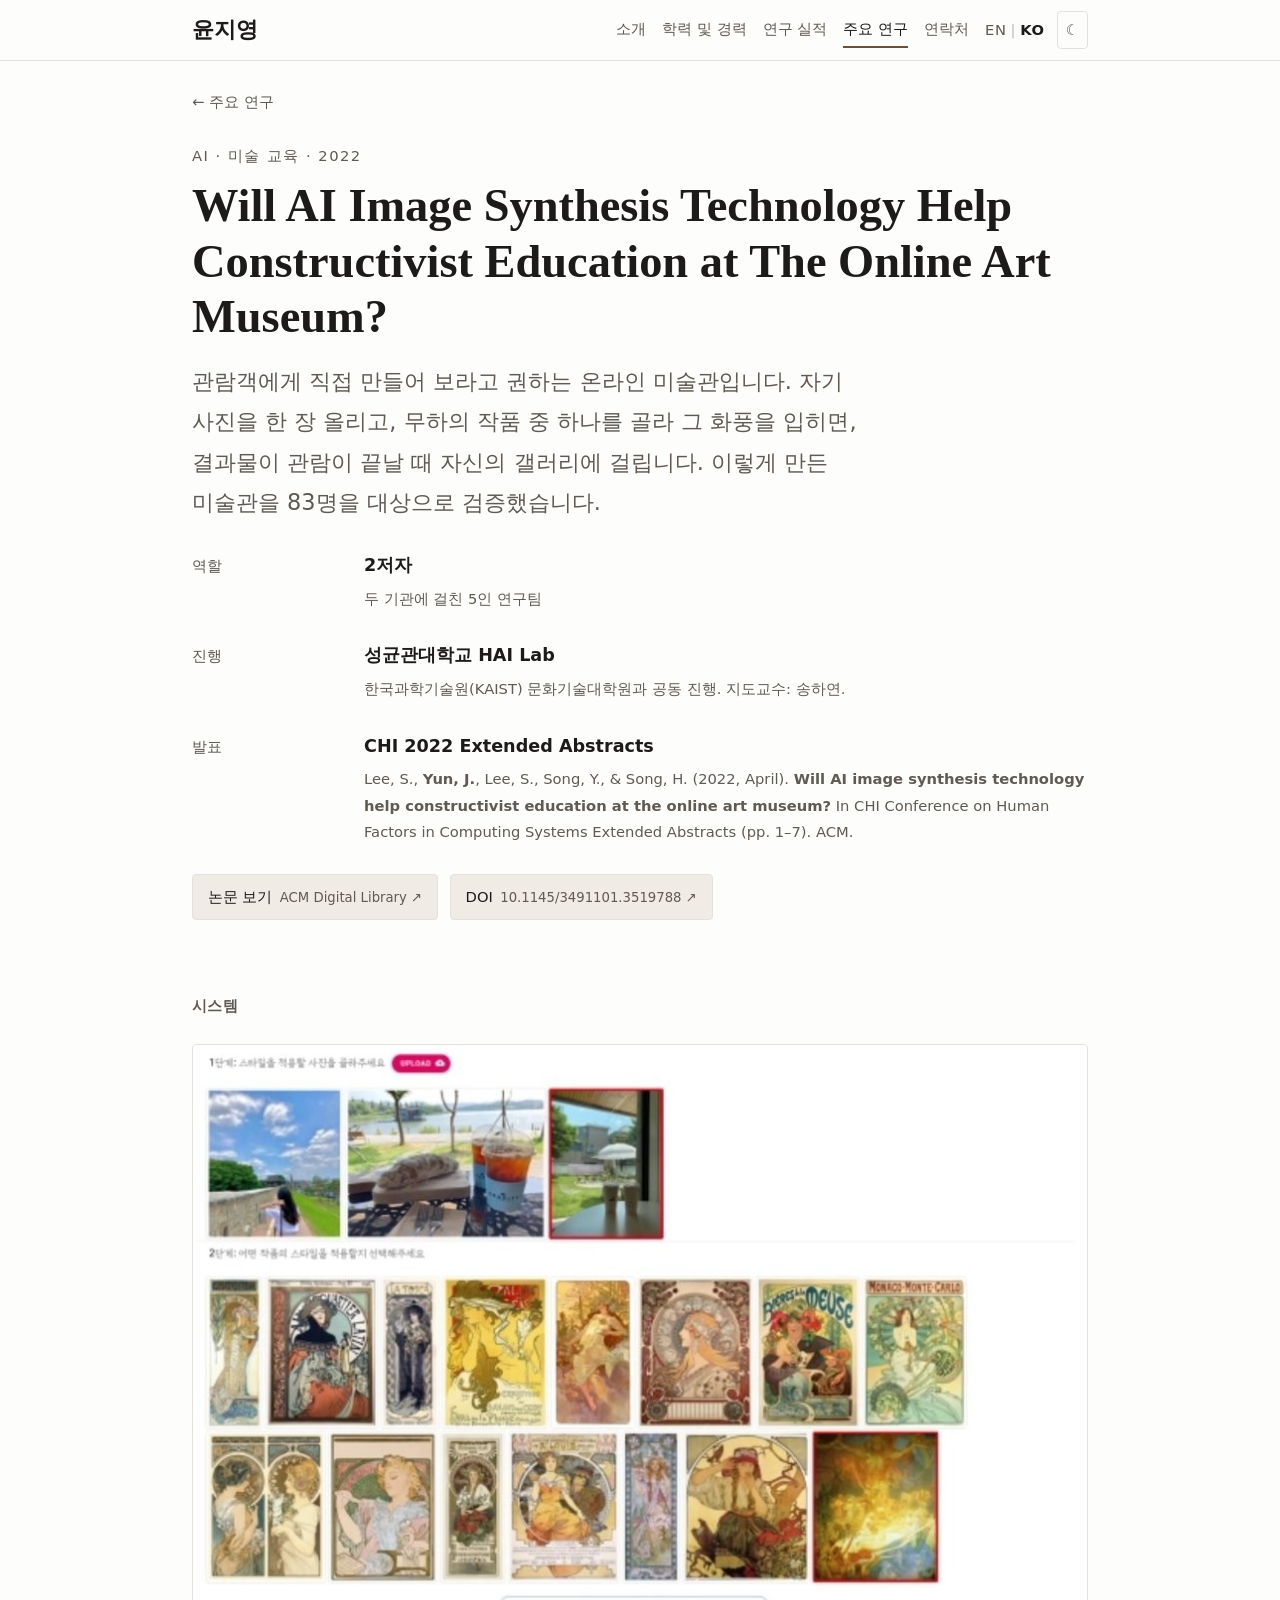
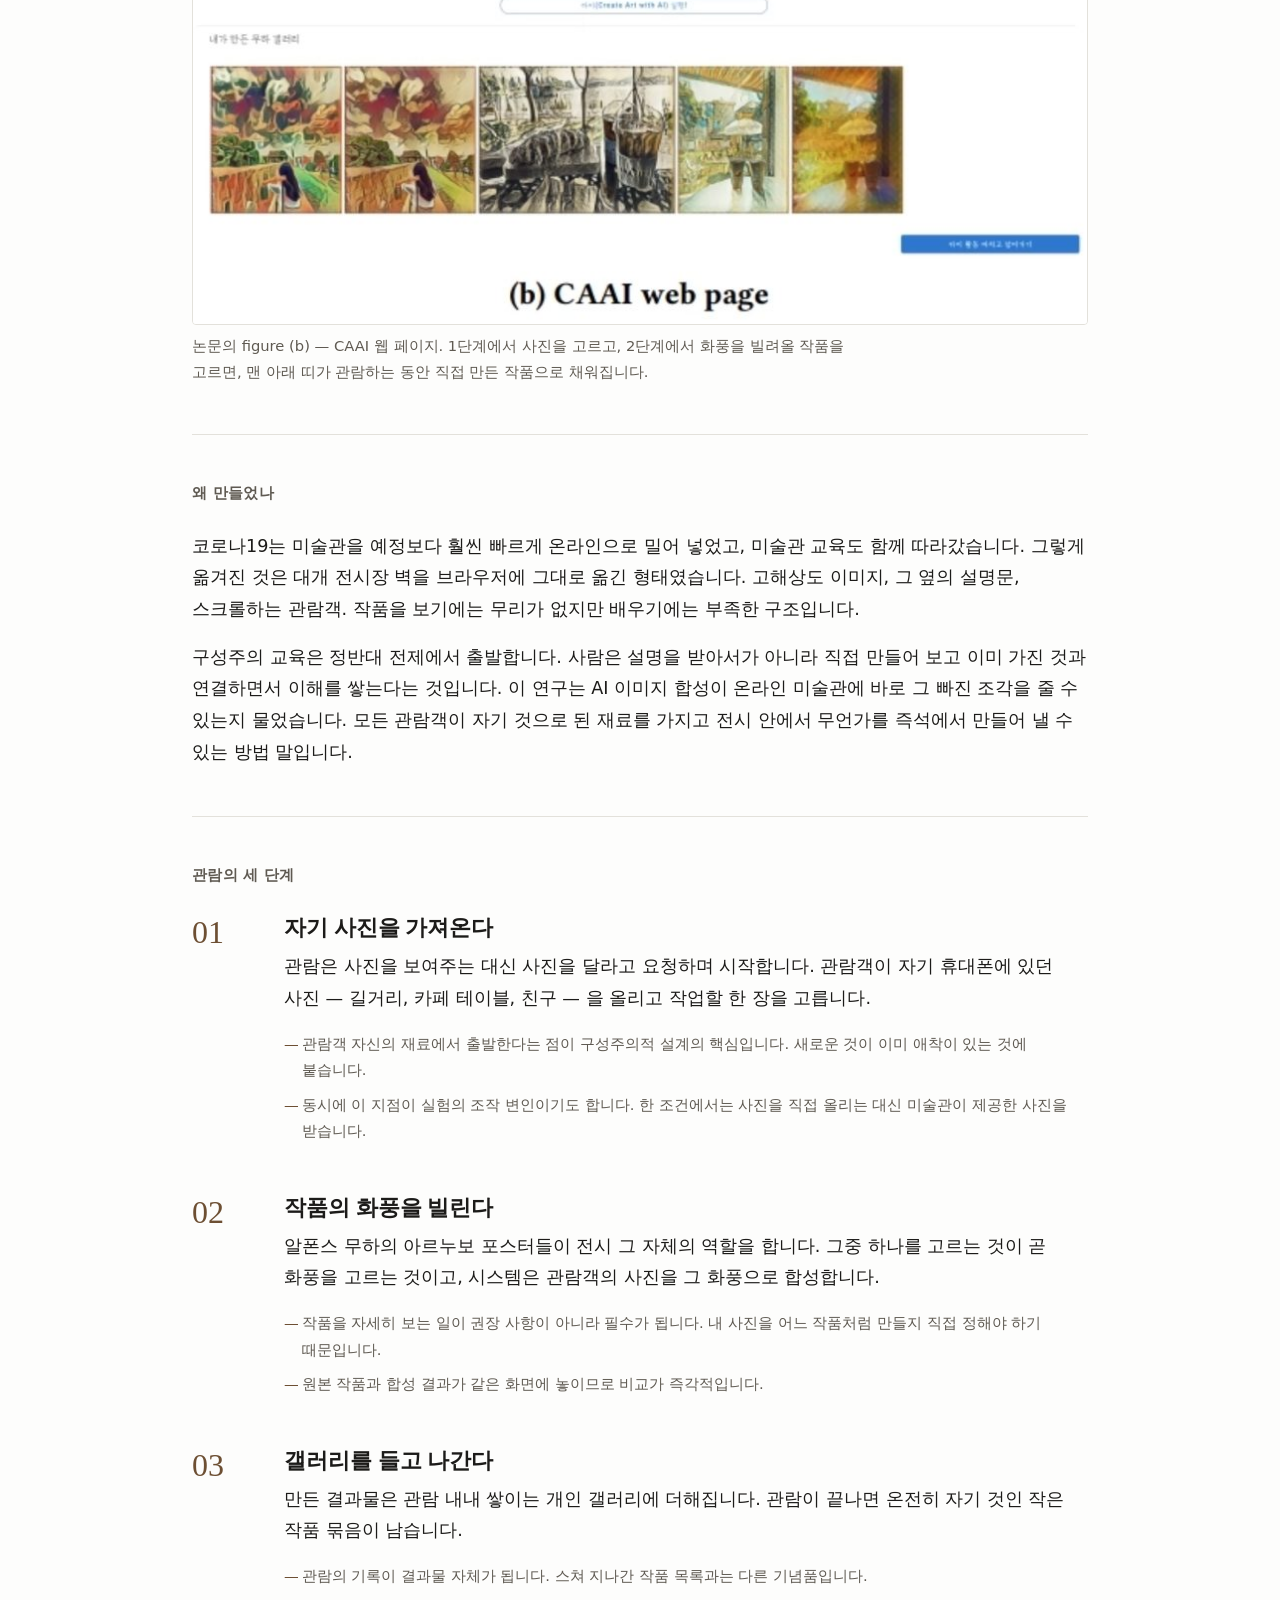
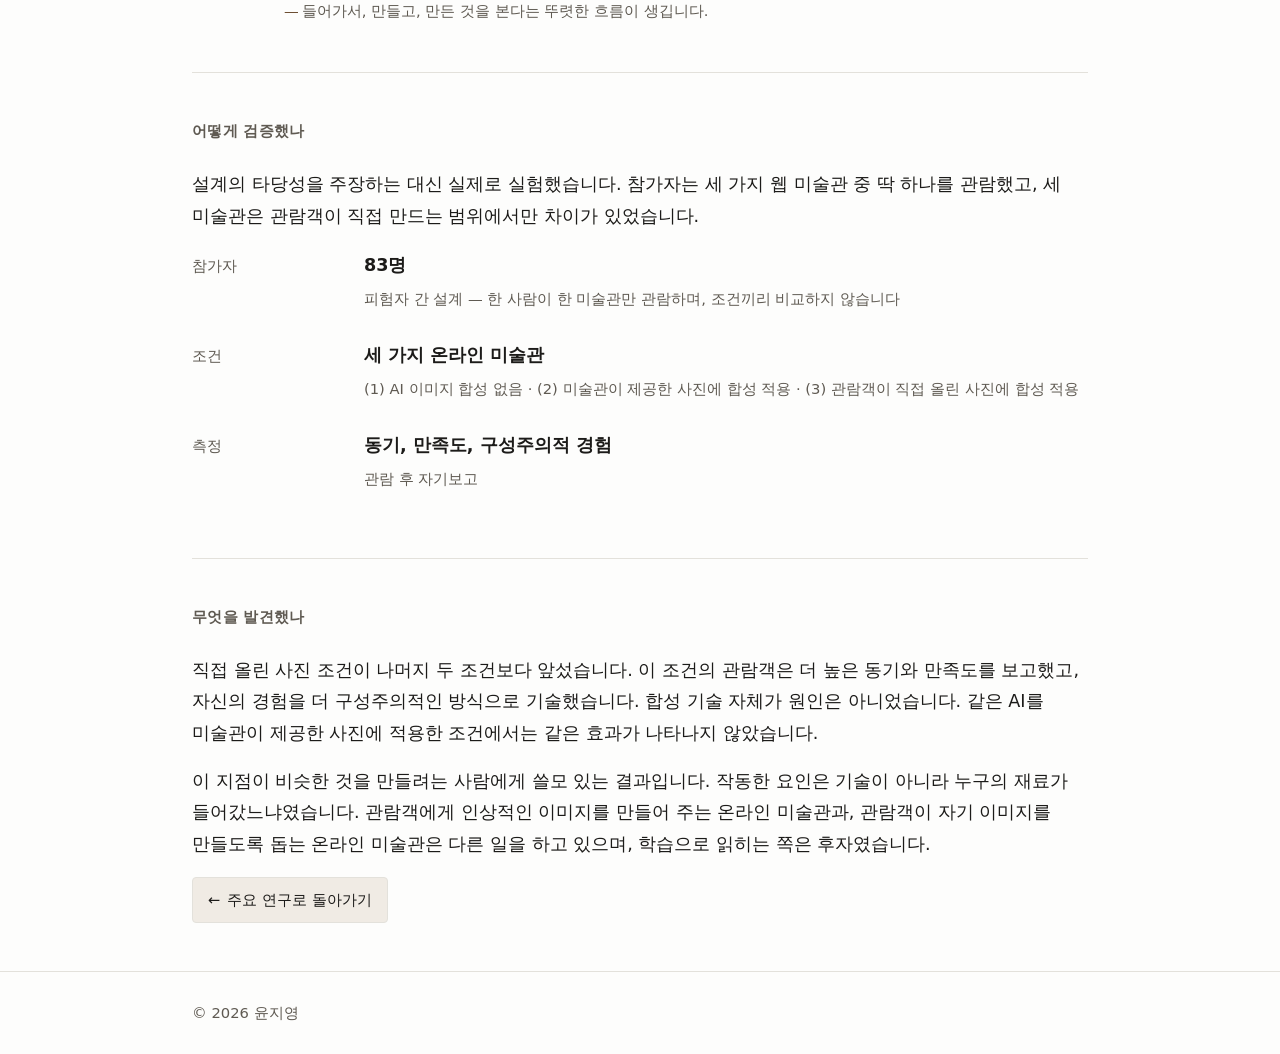
<file: ko/projects/ai-art-museum.html>
<!DOCTYPE html>
<html lang="ko">
<head>
<meta charset="utf-8">
<meta name="viewport" content="width=device-width, initial-scale=1">

<title>AI 이미지 합성은 온라인 미술관의 구성주의 교육에 도움이 될까? &mdash; 윤지영</title>
<meta name="description" content="관람객이 직접 올린 사진을 AI로 합성해 전시의 일부로 만드는 웹 미술관 연구. 83명을 세 가지 조건에 나누어 검증했습니다. CHI 2022 Extended Abstracts.">
<meta name="author" content="윤지영">

<link rel="canonical" href="https://clatya96.github.io/ko/projects/ai-art-museum.html">
<link rel="alternate" hreflang="en" href="https://clatya96.github.io/projects/ai-art-museum.html">
<link rel="alternate" hreflang="ko" href="https://clatya96.github.io/ko/projects/ai-art-museum.html">
<link rel="alternate" hreflang="x-default" href="https://clatya96.github.io/projects/ai-art-museum.html">

<meta property="og:type" content="article">
<meta property="og:title" content="AI 이미지 합성은 온라인 미술관의 구성주의 교육에 도움이 될까?">
<meta property="og:description" content="관람객이 직접 올린 사진을 AI로 합성해 전시의 일부로 만드는 웹 미술관. 83명 대상 실험.">
<meta property="og:url" content="https://clatya96.github.io/ko/projects/ai-art-museum.html">
<meta property="og:image" content="https://clatya96.github.io/assets/featured-chi.jpg">
<meta property="og:locale" content="ko_KR">
<meta property="og:locale:alternate" content="en_US">
<meta name="twitter:card" content="summary_large_image">

<link rel="icon" type="image/svg+xml" href="../../favicon.svg">

<!-- 테마 부트스트랩: 스타일시트보다 먼저 실행되어야 첫 페인트 전에
     data-theme 이 적용되고, 다크 모드에서 흰 화면이 번쩍이지 않습니다. -->
<script>
  try {
    var t = localStorage.getItem("theme");
    if (t) document.documentElement.setAttribute("data-theme", t);
  } catch (e) {}
</script>

<link rel="stylesheet" href="../../css/style.css">

<script type="application/ld+json">
{
  "@context": "https://schema.org",
  "@type": "ScholarlyArticle",
  "name": "Will AI Image Synthesis Technology Help Constructivist Education at The Online Art Museum?",
  "headline": "Will AI Image Synthesis Technology Help Constructivist Education at The Online Art Museum?",
  "inLanguage": "ko",
  "datePublished": "2022-04",
  "author": [
    { "@type": "Person", "name": "Sewang Lee" },
    { "@type": "Person", "name": "Jiyoung Yun", "url": "https://clatya96.github.io/ko/" },
    { "@type": "Person", "name": "Soyeong Lee" },
    { "@type": "Person", "name": "Yeosol Song" },
    { "@type": "Person", "name": "Hayeon Song" }
  ],
  "isPartOf": {
    "@type": "PublicationEvent",
    "name": "CHI Conference on Human Factors in Computing Systems Extended Abstracts (CHI EA '22)"
  },
  "pagination": "1-7",
  "publisher": { "@type": "Organization", "name": "Association for Computing Machinery" },
  "identifier": "https://doi.org/10.1145/3491101.3519788",
  "sameAs": "https://dl.acm.org/doi/10.1145/3491101.3519788",
  "image": "https://clatya96.github.io/assets/featured-chi.jpg"
}
</script>
</head>

<body>
<a class="skip-link" href="#main">본문으로 건너뛰기</a>

<header class="site-header">
  <div class="site-header__inner">
    <a class="site-header__name" href="../">윤지영</a>

    <nav class="site-nav" aria-label="섹션">
      <a href="../#about">소개</a>
      <a href="../#education">학력 및 경력</a>
      <a href="../#publications">연구 실적</a>
      <a href="../#featured" aria-current="location">주요 연구</a>
      <a href="../#contact">연락처</a>
    </nav>

    <div class="site-header__tools">
      <p class="lang-switch">
        <a href="../../projects/ai-art-museum.html" hreflang="en" lang="en">EN</a>
        <span class="lang-switch__sep" aria-hidden="true">|</span>
        <span aria-current="true">KO</span>
      </p>
      <button class="theme-toggle" type="button" aria-pressed="false" aria-label="다크 모드로 전환">
        <span aria-hidden="true">&#9790;</span>
      </button>
    </div>
  </div>
</header>

<main id="main" class="wrap">

  <article class="project">

    <nav class="backlink" aria-label="이동 경로">
      <a href="../#featured"><span aria-hidden="true">&larr;</span> 주요 연구</a>
    </nav>

    <header class="section project__head">
      <p class="project__eyebrow">AI &middot; 미술 교육 &middot; 2022</p>
      <h1 class="project__title" lang="en">Will AI Image Synthesis Technology Help Constructivist
        Education at The Online Art Museum?</h1>
      <p class="project__lede">관람객에게 직접 만들어 보라고 권하는 온라인 미술관입니다. 자기
        사진을 한 장 올리고, 무하의 작품 중 하나를 골라 그 화풍을 입히면, 결과물이 관람이
        끝날 때 자신의 갤러리에 걸립니다. 이렇게 만든 미술관을 83명을 대상으로 검증했습니다.</p>

      <dl class="timeline project__meta">
        <dt>역할</dt>
        <dd>
          <span class="timeline__role">2저자</span>
          <span class="timeline__detail">두 기관에 걸친 5인 연구팀</span>
        </dd>

        <dt>진행</dt>
        <dd>
          <span class="timeline__role">성균관대학교 HAI Lab</span>
          <span class="timeline__detail">한국과학기술원(KAIST) 문화기술대학원과 공동 진행.
            지도교수: 송하연.</span>
        </dd>

        <dt>발표</dt>
        <dd>
          <span class="timeline__role" lang="en">CHI 2022 Extended Abstracts</span>
          <span class="timeline__detail" lang="en">Lee, S., <strong>Yun, J.</strong>, Lee, S.,
            Song, Y., &amp; Song, H. (2022, April). <cite>Will AI image synthesis technology help
            constructivist education at the online art museum?</cite> In
            <span class="pub__venue">CHI Conference on Human Factors in Computing Systems
            Extended Abstracts</span> (pp. 1&ndash;7). ACM.</span>
        </dd>
      </dl>

      <p class="actions">
        <a class="button" href="https://dl.acm.org/doi/10.1145/3491101.3519788">
          논문 보기 <span class="button__hint" lang="en">ACM Digital Library &#8599;</span>
        </a>
        <a class="button" href="https://doi.org/10.1145/3491101.3519788">
          DOI <span class="button__hint" lang="en">10.1145/3491101.3519788 &#8599;</span>
        </a>
      </p>
    </header>

    <!-- ===================== 시스템 ===================== -->
    <section class="section" aria-labelledby="system-h">
      <h2 class="section__title" id="system-h">시스템</h2>

      <figure class="figure">
        <img src="../../assets/featured-chi.jpg"
             alt="CAAI 웹 페이지 화면. 위쪽에는 관람객이 올린 사진들과 업로드 버튼, 가운데에는 화풍을 고를 수 있는 알폰스 무하의 아르누보 포스터 그리드와 생성 버튼, 아래쪽에는 합성된 작품이 모인 갤러리가 있다."
             width="900" height="885" loading="eager" decoding="async">
        <figcaption>논문의 figure (b) &mdash; CAAI 웹 페이지. 1단계에서 사진을 고르고, 2단계에서 화풍을 빌려올 작품을
          고르면, 맨 아래 띠가 관람하는 동안 직접 만든 작품으로 채워집니다.</figcaption>
      </figure>
    </section>

    <!-- ===================== 배경 ===================== -->
    <section class="section" aria-labelledby="about-h">
      <h2 class="section__title" id="about-h">왜 만들었나</h2>

      <p>코로나19는 미술관을 예정보다 훨씬 빠르게 온라인으로 밀어 넣었고, 미술관 교육도 함께
        따라갔습니다. 그렇게 옮겨진 것은 대개 전시장 벽을 브라우저에 그대로 옮긴 형태였습니다.
        고해상도 이미지, 그 옆의 설명문, 스크롤하는 관람객. 작품을 보기에는 무리가 없지만
        배우기에는 부족한 구조입니다.</p>

      <p>구성주의 교육은 정반대 전제에서 출발합니다. 사람은 설명을 받아서가 아니라 직접
        만들어 보고 이미 가진 것과 연결하면서 이해를 쌓는다는 것입니다. 이 연구는 AI 이미지
        합성이 온라인 미술관에 바로 그 빠진 조각을 줄 수 있는지 물었습니다. 모든 관람객이
        자기 것으로 된 재료를 가지고 전시 안에서 무언가를 즉석에서 만들어 낼 수 있는 방법
        말입니다.</p>

      <!-- 지영님: 본인이 맡은 부분(실험 설계, 측정 문항, 분석 등)을 한 문단
           추가하기 좋은 자리입니다. -->
    </section>

    <!-- ===================== 관람 흐름 ===================== -->
    <section class="section" aria-labelledby="features-h">
      <h2 class="section__title" id="features-h">관람의 세 단계</h2>

      <div class="features">

        <article class="feature">
          <p class="feature__num" aria-hidden="true">01</p>
          <div>
            <h3 class="feature__title">자기 사진을 가져온다</h3>
            <p>관람은 사진을 보여주는 대신 사진을 달라고 요청하며 시작합니다. 관람객이 자기
              휴대폰에 있던 사진 &mdash; 길거리, 카페 테이블, 친구 &mdash; 을 올리고 작업할
              한 장을 고릅니다.</p>
            <ul class="bullets">
              <li>관람객 자신의 재료에서 출발한다는 점이 구성주의적 설계의 핵심입니다. 새로운
                것이 이미 애착이 있는 것에 붙습니다.</li>
              <li>동시에 이 지점이 실험의 조작 변인이기도 합니다. 한 조건에서는 사진을 직접
                올리는 대신 미술관이 제공한 사진을 받습니다.</li>
            </ul>
          </div>
        </article>

        <article class="feature">
          <p class="feature__num" aria-hidden="true">02</p>
          <div>
            <h3 class="feature__title">작품의 화풍을 빌린다</h3>
            <p>알폰스 무하의 아르누보 포스터들이 전시 그 자체의 역할을 합니다. 그중 하나를
              고르는 것이 곧 화풍을 고르는 것이고, 시스템은 관람객의 사진을 그 화풍으로
              합성합니다.</p>
            <ul class="bullets">
              <li>작품을 자세히 보는 일이 권장 사항이 아니라 필수가 됩니다. 내 사진을 어느
                작품처럼 만들지 직접 정해야 하기 때문입니다.</li>
              <li>원본 작품과 합성 결과가 같은 화면에 놓이므로 비교가 즉각적입니다.</li>
            </ul>
          </div>
        </article>

        <article class="feature">
          <p class="feature__num" aria-hidden="true">03</p>
          <div>
            <h3 class="feature__title">갤러리를 들고 나간다</h3>
            <p>만든 결과물은 관람 내내 쌓이는 개인 갤러리에 더해집니다. 관람이 끝나면 온전히
              자기 것인 작은 작품 묶음이 남습니다.</p>
            <ul class="bullets">
              <li>관람의 기록이 결과물 자체가 됩니다. 스쳐 지나간 작품 목록과는 다른
                기념품입니다.</li>
              <li>들어가서, 만들고, 만든 것을 본다는 뚜렷한 흐름이 생깁니다.</li>
            </ul>
          </div>
        </article>

      </div>
    </section>

    <!-- ===================== 실험 ===================== -->
    <section class="section" aria-labelledby="study-h">
      <h2 class="section__title" id="study-h">어떻게 검증했나</h2>

      <p>설계의 타당성을 주장하는 대신 실제로 실험했습니다. 참가자는 세 가지 웹 미술관 중 딱
        하나를 관람했고, 세 미술관은 관람객이 직접 만드는 범위에서만 차이가 있었습니다.</p>

      <dl class="timeline">
        <dt>참가자</dt>
        <dd>
          <span class="timeline__role">83명</span>
          <span class="timeline__detail">피험자 간 설계 &mdash; 한 사람이 한 미술관만 관람하며,
            조건끼리 비교하지 않습니다</span>
        </dd>

        <dt>조건</dt>
        <dd>
          <span class="timeline__role">세 가지 온라인 미술관</span>
          <span class="timeline__detail">(1) AI 이미지 합성 없음 &middot; (2) 미술관이 제공한
            사진에 합성 적용 &middot; (3) 관람객이 직접 올린 사진에 합성 적용</span>
        </dd>

        <dt>측정</dt>
        <dd>
          <span class="timeline__role">동기, 만족도, 구성주의적 경험</span>
          <span class="timeline__detail">관람 후 자기보고</span>
        </dd>
      </dl>
    </section>

    <!-- ===================== 결과 ===================== -->
    <section class="section" aria-labelledby="findings-h">
      <h2 class="section__title" id="findings-h">무엇을 발견했나</h2>

      <p>직접 올린 사진 조건이 나머지 두 조건보다 앞섰습니다. 이 조건의 관람객은 더 높은
        동기와 만족도를 보고했고, 자신의 경험을 더 구성주의적인 방식으로 기술했습니다. 합성
        기술 자체가 원인은 아니었습니다. 같은 AI를 미술관이 제공한 사진에 적용한 조건에서는
        같은 효과가 나타나지 않았습니다.</p>

      <p>이 지점이 비슷한 것을 만들려는 사람에게 쓸모 있는 결과입니다. 작동한 요인은 기술이
        아니라 누구의 재료가 들어갔느냐였습니다. 관람객에게 인상적인 이미지를 만들어 주는
        온라인 미술관과, 관람객이 자기 이미지를 만들도록 돕는 온라인 미술관은 다른 일을 하고
        있으며, 학습으로 읽히는 쪽은 후자였습니다.</p>

      <p class="actions">
        <a class="button" href="../#featured">
          <span aria-hidden="true">&larr;</span> 주요 연구로 돌아가기
        </a>
      </p>
    </section>

  </article>

</main>

<footer class="site-footer">
  <div class="wrap">
    <p>&copy; 2026 윤지영</p>
  </div>
</footer>

<script src="../../js/main.js" defer></script>
</body>
</html>
</file>
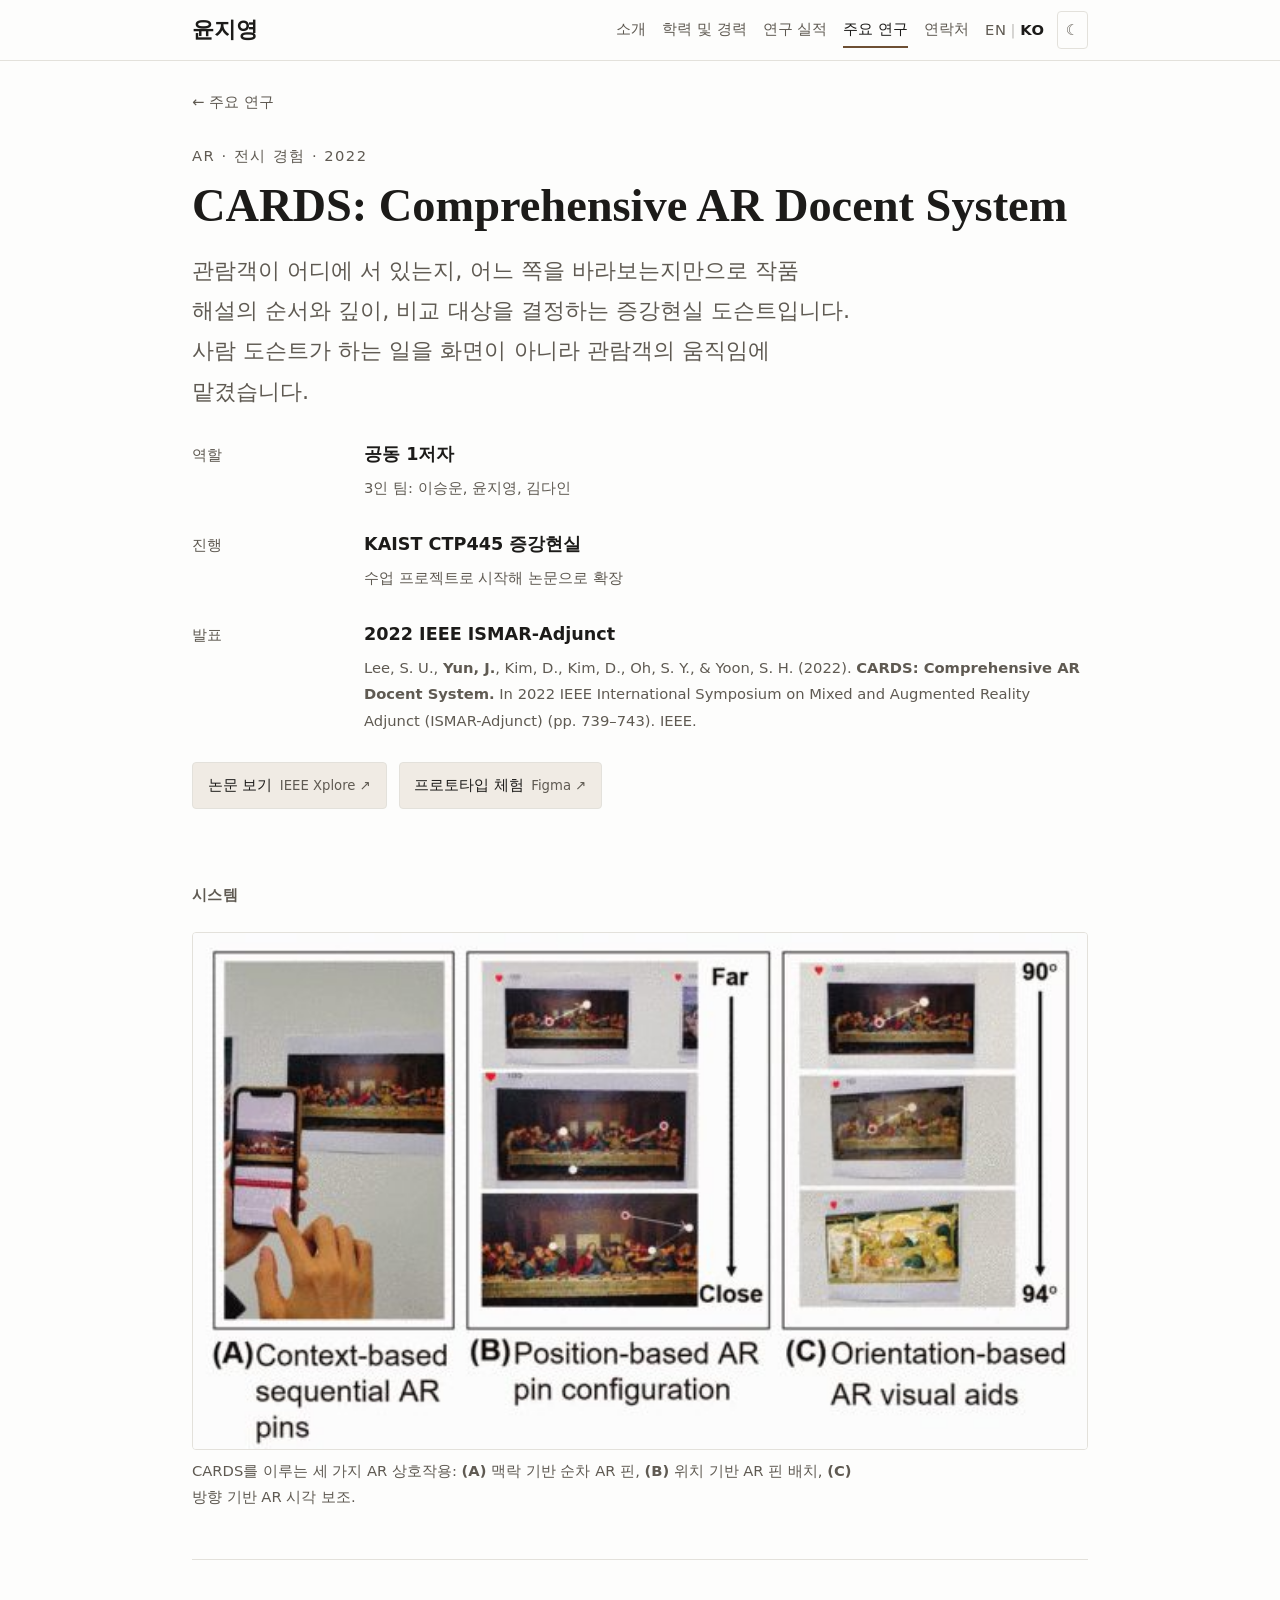
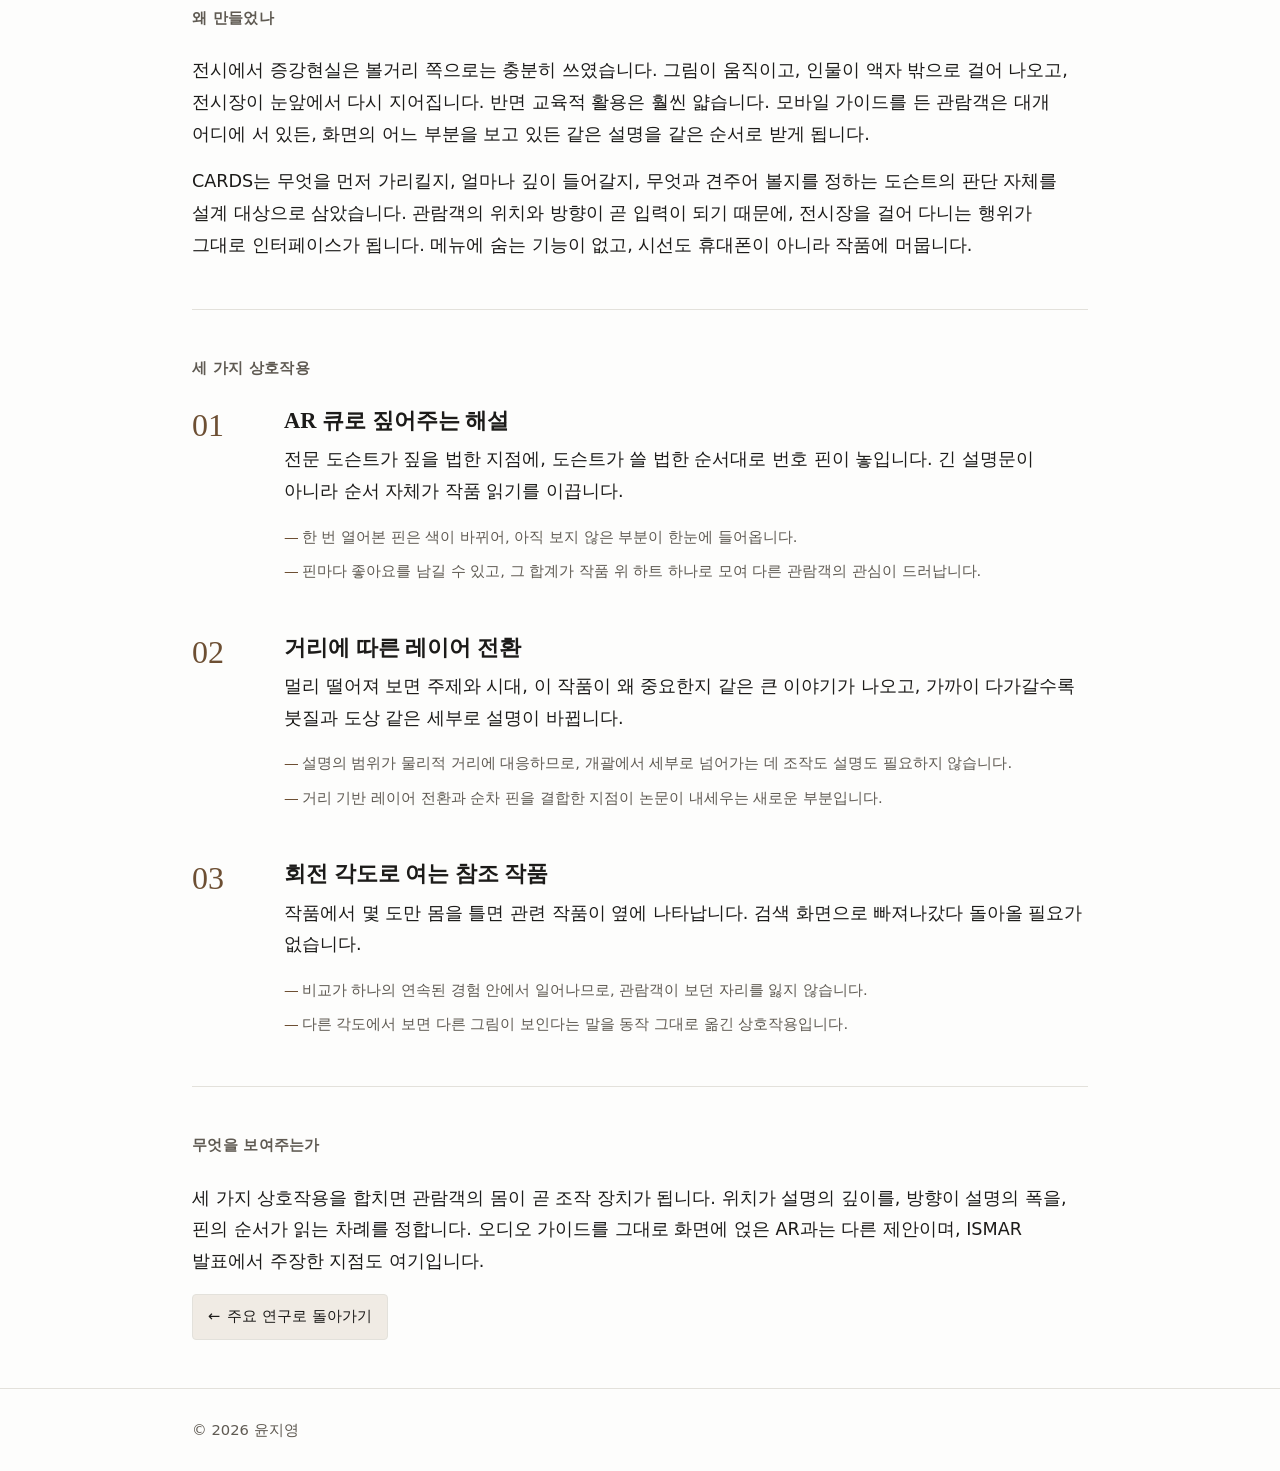
<file: ko/projects/cards.html>
<!DOCTYPE html>
<html lang="ko">
<head>
<meta charset="utf-8">
<meta name="viewport" content="width=device-width, initial-scale=1">

<title>CARDS: Comprehensive AR Docent System &mdash; 윤지영</title>
<meta name="description" content="관람객의 위치와 방향을 입력으로 삼아 작품을 안내하는 증강현실 도슨트 시스템 CARDS 프로젝트 소개. ISMAR-Adjunct 2022 발표.">
<meta name="author" content="윤지영">

<link rel="canonical" href="https://clatya96.github.io/ko/projects/cards.html">
<link rel="alternate" hreflang="en" href="https://clatya96.github.io/projects/cards.html">
<link rel="alternate" hreflang="ko" href="https://clatya96.github.io/ko/projects/cards.html">
<link rel="alternate" hreflang="x-default" href="https://clatya96.github.io/projects/cards.html">

<meta property="og:type" content="article">
<meta property="og:title" content="CARDS: Comprehensive AR Docent System">
<meta property="og:description" content="관람객의 위치와 신체 방향을 입력으로 삼아 하나의 작품을 안내하는 증강현실 도슨트 시스템.">
<meta property="og:url" content="https://clatya96.github.io/ko/projects/cards.html">
<meta property="og:image" content="https://clatya96.github.io/assets/featured-cards.jpg">
<meta property="og:locale" content="ko_KR">
<meta property="og:locale:alternate" content="en_US">
<meta name="twitter:card" content="summary_large_image">

<link rel="icon" type="image/svg+xml" href="../../favicon.svg">

<!-- 테마 부트스트랩: 스타일시트보다 먼저 실행되어야 첫 페인트 전에
     data-theme 이 적용되고, 다크 모드에서 흰 화면이 번쩍이지 않습니다. -->
<script>
  try {
    var t = localStorage.getItem("theme");
    if (t) document.documentElement.setAttribute("data-theme", t);
  } catch (e) {}
</script>

<link rel="stylesheet" href="../../css/style.css">

<script type="application/ld+json">
{
  "@context": "https://schema.org",
  "@type": "ScholarlyArticle",
  "name": "CARDS: Comprehensive AR Docent System",
  "headline": "CARDS: Comprehensive AR Docent System",
  "inLanguage": "ko",
  "datePublished": "2022-10",
  "author": [
    { "@type": "Person", "name": "Seung Un Lee" },
    { "@type": "Person", "name": "Jiyoung Yun", "url": "https://clatya96.github.io/ko/" },
    { "@type": "Person", "name": "Dain Kim" },
    { "@type": "Person", "name": "D. Kim" },
    { "@type": "Person", "name": "S. Y. Oh" },
    { "@type": "Person", "name": "S. H. Yoon" }
  ],
  "isPartOf": {
    "@type": "PublicationEvent",
    "name": "2022 IEEE International Symposium on Mixed and Augmented Reality Adjunct (ISMAR-Adjunct)"
  },
  "pagination": "739-743",
  "publisher": { "@type": "Organization", "name": "IEEE" },
  "sameAs": "https://ieeexplore.ieee.org/abstract/document/9974452",
  "image": "https://clatya96.github.io/assets/featured-cards.jpg"
}
</script>
</head>

<body>
<a class="skip-link" href="#main">본문으로 건너뛰기</a>

<header class="site-header">
  <div class="site-header__inner">
    <a class="site-header__name" href="../">윤지영</a>

    <nav class="site-nav" aria-label="섹션">
      <a href="../#about">소개</a>
      <a href="../#education">학력 및 경력</a>
      <a href="../#publications">연구 실적</a>
      <a href="../#featured" aria-current="location">주요 연구</a>
      <a href="../#contact">연락처</a>
    </nav>

    <div class="site-header__tools">
      <p class="lang-switch">
        <a href="../../projects/cards.html" hreflang="en" lang="en">EN</a>
        <span class="lang-switch__sep" aria-hidden="true">|</span>
        <span aria-current="true">KO</span>
      </p>
      <button class="theme-toggle" type="button" aria-pressed="false" aria-label="다크 모드로 전환">
        <span aria-hidden="true">&#9790;</span>
      </button>
    </div>
  </div>
</header>

<main id="main" class="wrap">

  <!-- ===================== 헤드 ===================== -->
  <article class="project">

    <nav class="backlink" aria-label="이동 경로">
      <a href="../#featured"><span aria-hidden="true">&larr;</span> 주요 연구</a>
    </nav>

    <header class="section project__head">
      <p class="project__eyebrow">AR &middot; 전시 경험 &middot; 2022</p>
      <h1 class="project__title" lang="en">CARDS: Comprehensive AR Docent System</h1>
      <p class="project__lede">관람객이 어디에 서 있는지, 어느 쪽을 바라보는지만으로 작품 해설의
        순서와 깊이, 비교 대상을 결정하는 증강현실 도슨트입니다. 사람 도슨트가 하는 일을 화면이
        아니라 관람객의 움직임에 맡겼습니다.</p>

      <dl class="timeline project__meta">
        <dt>역할</dt>
        <dd>
          <span class="timeline__role">공동 1저자</span>
          <span class="timeline__detail">3인 팀: 이승운, 윤지영, 김다인</span>
        </dd>

        <dt>진행</dt>
        <dd>
          <span class="timeline__role">KAIST CTP445 증강현실</span>
          <span class="timeline__detail">수업 프로젝트로 시작해 논문으로 확장</span>
        </dd>

        <dt>발표</dt>
        <dd>
          <span class="timeline__role" lang="en">2022 IEEE ISMAR-Adjunct</span>
          <span class="timeline__detail" lang="en">Lee, S. U., <strong>Yun, J.</strong>, Kim, D.,
            Kim, D., Oh, S. Y., &amp; Yoon, S. H. (2022). <cite>CARDS: Comprehensive AR Docent
            System.</cite> In <span class="pub__venue">2022 IEEE International Symposium on Mixed
            and Augmented Reality Adjunct (ISMAR-Adjunct)</span> (pp. 739&ndash;743). IEEE.</span>
        </dd>
      </dl>

      <p class="actions">
        <a class="button" href="https://ieeexplore.ieee.org/abstract/document/9974452">
          논문 보기 <span class="button__hint" lang="en">IEEE Xplore &#8599;</span>
        </a>
        <a class="button" href="https://www.figma.com/proto/uzNRzh0kQCecuUKDgM5oQ0/Untitled?page-id=0%3A1&amp;node-id=0-1&amp;viewport=-7%2C562%2C0.85&amp;scaling=scale-down&amp;starting-point-node-id=2%3A146">
          프로토타입 체험 <span class="button__hint" lang="en">Figma &#8599;</span>
        </a>
      </p>
    </header>

    <!-- ===================== 시스템 ===================== -->
    <section class="section" aria-labelledby="system-h">
      <h2 class="section__title" id="system-h">시스템</h2>

      <figure class="figure">
        <img src="../../assets/featured-cards.jpg"
             alt="세 개의 패널. (A) 액자에 걸린 그림 앞에서 손에 든 휴대폰 화면에 빨간 AR 핀이 표시된 모습. (B) 같은 그림을 멀리서부터 가까이 다가가며 본 모습으로, 거리마다 핀 배치가 달라진다. (C) 90도에서 94도로 휴대폰을 돌리면 참조 작품이 나타나는 모습."
             width="550" height="317" loading="eager" decoding="async">
        <figcaption>CARDS를 이루는 세 가지 AR 상호작용:
          <strong>(A)</strong> 맥락 기반 순차 AR 핀,
          <strong>(B)</strong> 위치 기반 AR 핀 배치,
          <strong>(C)</strong> 방향 기반 AR 시각 보조.</figcaption>
      </figure>
    </section>

    <!-- ===================== 배경 ===================== -->
    <section class="section" aria-labelledby="about-h">
      <h2 class="section__title" id="about-h">왜 만들었나</h2>

      <p>전시에서 증강현실은 볼거리 쪽으로는 충분히 쓰였습니다. 그림이 움직이고, 인물이 액자
        밖으로 걸어 나오고, 전시장이 눈앞에서 다시 지어집니다. 반면 교육적 활용은 훨씬
        얇습니다. 모바일 가이드를 든 관람객은 대개 어디에 서 있든, 화면의 어느 부분을 보고
        있든 같은 설명을 같은 순서로 받게 됩니다.</p>

      <p>CARDS는 무엇을 먼저 가리킬지, 얼마나 깊이 들어갈지, 무엇과 견주어 볼지를 정하는
        도슨트의 판단 자체를 설계 대상으로 삼았습니다. 관람객의 위치와 방향이 곧 입력이 되기
        때문에, 전시장을 걸어 다니는 행위가 그대로 인터페이스가 됩니다. 메뉴에 숨는 기능이
        없고, 시선도 휴대폰이 아니라 작품에 머뭅니다.</p>

      <!-- 지영님: 본인이 맡은 부분(연구 설계, 프로토타이핑, 평가 등)을 한 문단
           추가하기 좋은 자리입니다. -->
    </section>

    <!-- ===================== 기능 ===================== -->
    <section class="section" aria-labelledby="features-h">
      <h2 class="section__title" id="features-h">세 가지 상호작용</h2>

      <div class="features">

        <article class="feature">
          <p class="feature__num" aria-hidden="true">01</p>
          <div>
            <h3 class="feature__title">AR 큐로 짚어주는 해설</h3>
            <p>전문 도슨트가 짚을 법한 지점에, 도슨트가 쓸 법한 순서대로 번호 핀이 놓입니다.
              긴 설명문이 아니라 순서 자체가 작품 읽기를 이끕니다.</p>
            <ul class="bullets">
              <li>한 번 열어본 핀은 색이 바뀌어, 아직 보지 않은 부분이 한눈에 들어옵니다.</li>
              <li>핀마다 좋아요를 남길 수 있고, 그 합계가 작품 위 하트 하나로 모여 다른
                관람객의 관심이 드러납니다.</li>
            </ul>
          </div>
        </article>

        <article class="feature">
          <p class="feature__num" aria-hidden="true">02</p>
          <div>
            <h3 class="feature__title">거리에 따른 레이어 전환</h3>
            <p>멀리 떨어져 보면 주제와 시대, 이 작품이 왜 중요한지 같은 큰 이야기가 나오고,
              가까이 다가갈수록 붓질과 도상 같은 세부로 설명이 바뀝니다.</p>
            <ul class="bullets">
              <li>설명의 범위가 물리적 거리에 대응하므로, 개괄에서 세부로 넘어가는 데 조작도
                설명도 필요하지 않습니다.</li>
              <li>거리 기반 레이어 전환과 순차 핀을 결합한 지점이 논문이 내세우는 새로운
                부분입니다.</li>
            </ul>
          </div>
        </article>

        <article class="feature">
          <p class="feature__num" aria-hidden="true">03</p>
          <div>
            <h3 class="feature__title">회전 각도로 여는 참조 작품</h3>
            <p>작품에서 몇 도만 몸을 틀면 관련 작품이 옆에 나타납니다. 검색 화면으로 빠져나갔다
              돌아올 필요가 없습니다.</p>
            <ul class="bullets">
              <li>비교가 하나의 연속된 경험 안에서 일어나므로, 관람객이 보던 자리를 잃지
                않습니다.</li>
              <li>다른 각도에서 보면 다른 그림이 보인다는 말을 동작 그대로 옮긴 상호작용입니다.</li>
            </ul>
          </div>
        </article>

      </div>
    </section>

    <!-- ===================== 정리 ===================== -->
    <section class="section" aria-labelledby="takeaway-h">
      <h2 class="section__title" id="takeaway-h">무엇을 보여주는가</h2>

      <p>세 가지 상호작용을 합치면 관람객의 몸이 곧 조작 장치가 됩니다. 위치가 설명의 깊이를,
        방향이 설명의 폭을, 핀의 순서가 읽는 차례를 정합니다. 오디오 가이드를 그대로 화면에
        얹은 AR과는 다른 제안이며, ISMAR 발표에서 주장한 지점도 여기입니다.</p>

      <p class="actions">
        <a class="button" href="../#featured">
          <span aria-hidden="true">&larr;</span> 주요 연구로 돌아가기
        </a>
      </p>
    </section>

  </article>

</main>

<footer class="site-footer">
  <div class="wrap">
    <p>&copy; 2026 윤지영</p>
  </div>
</footer>

<script src="../../js/main.js" defer></script>
</body>
</html>
</file>
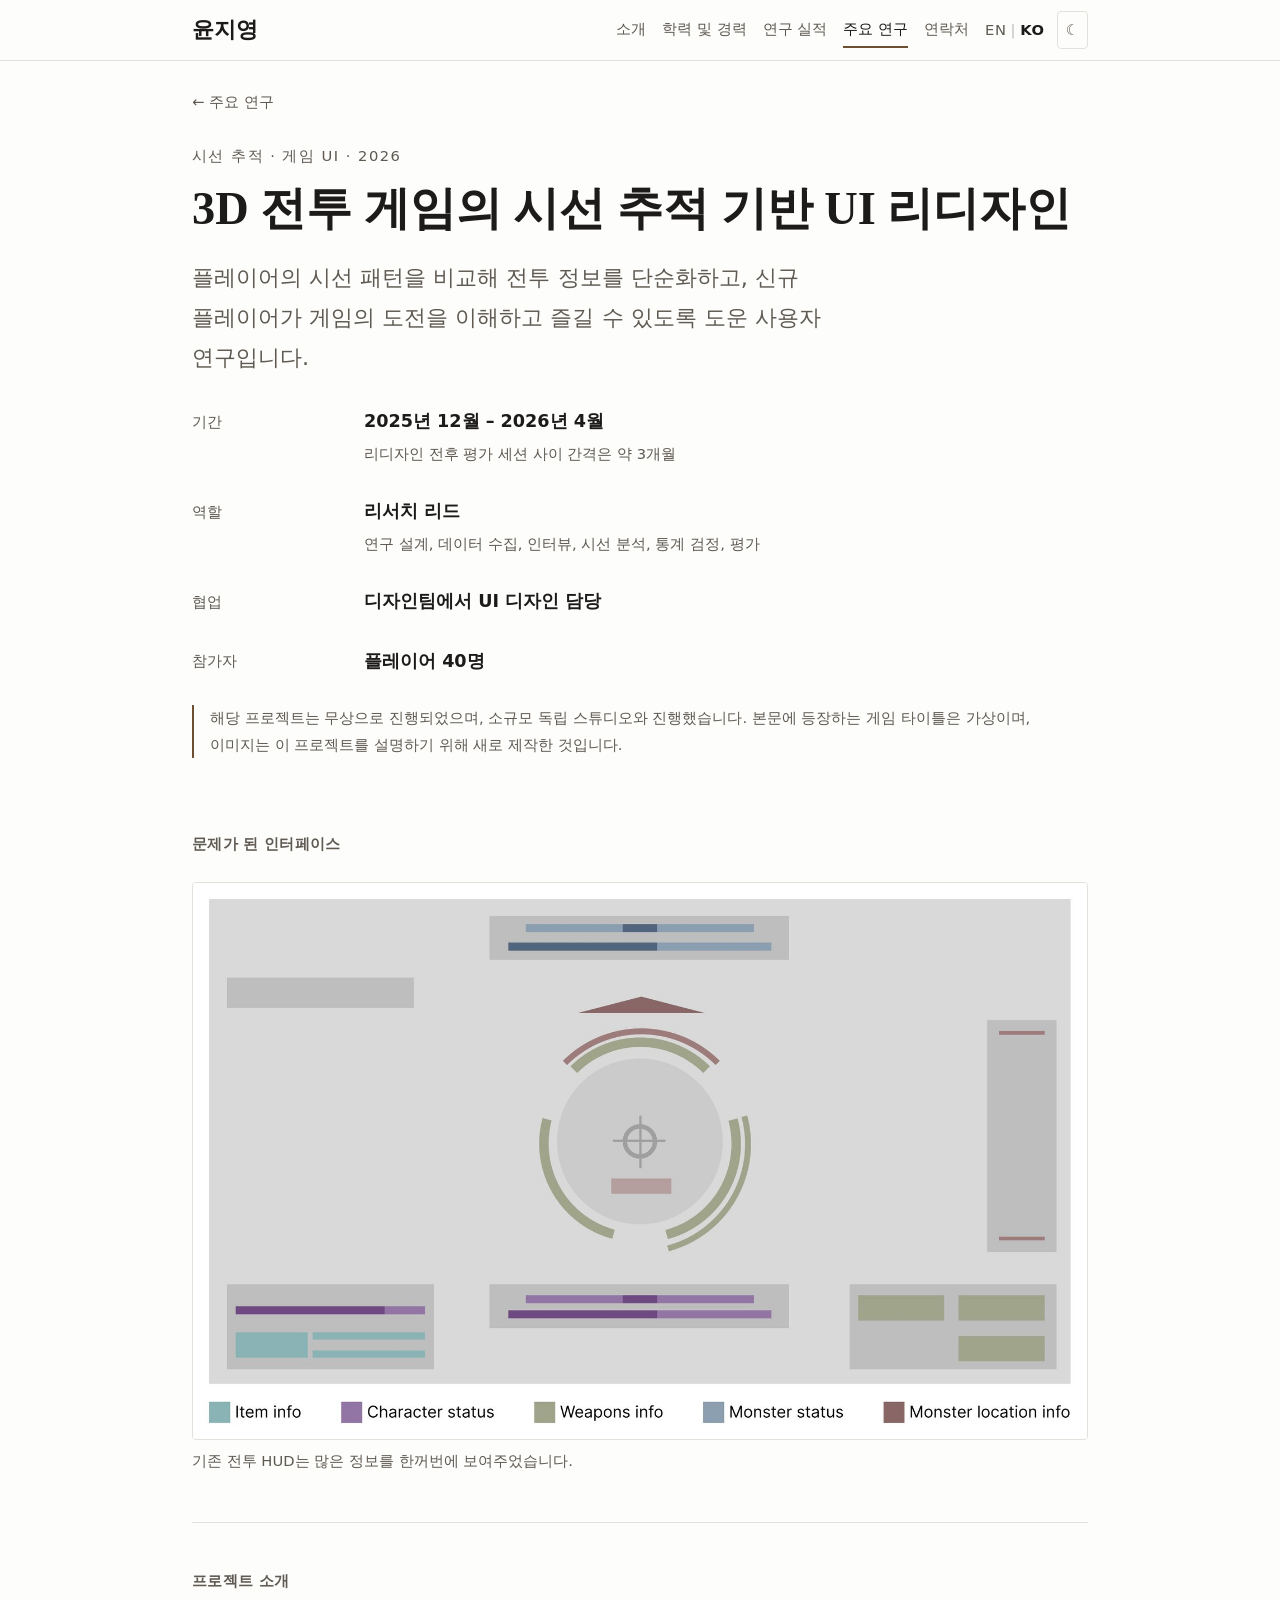
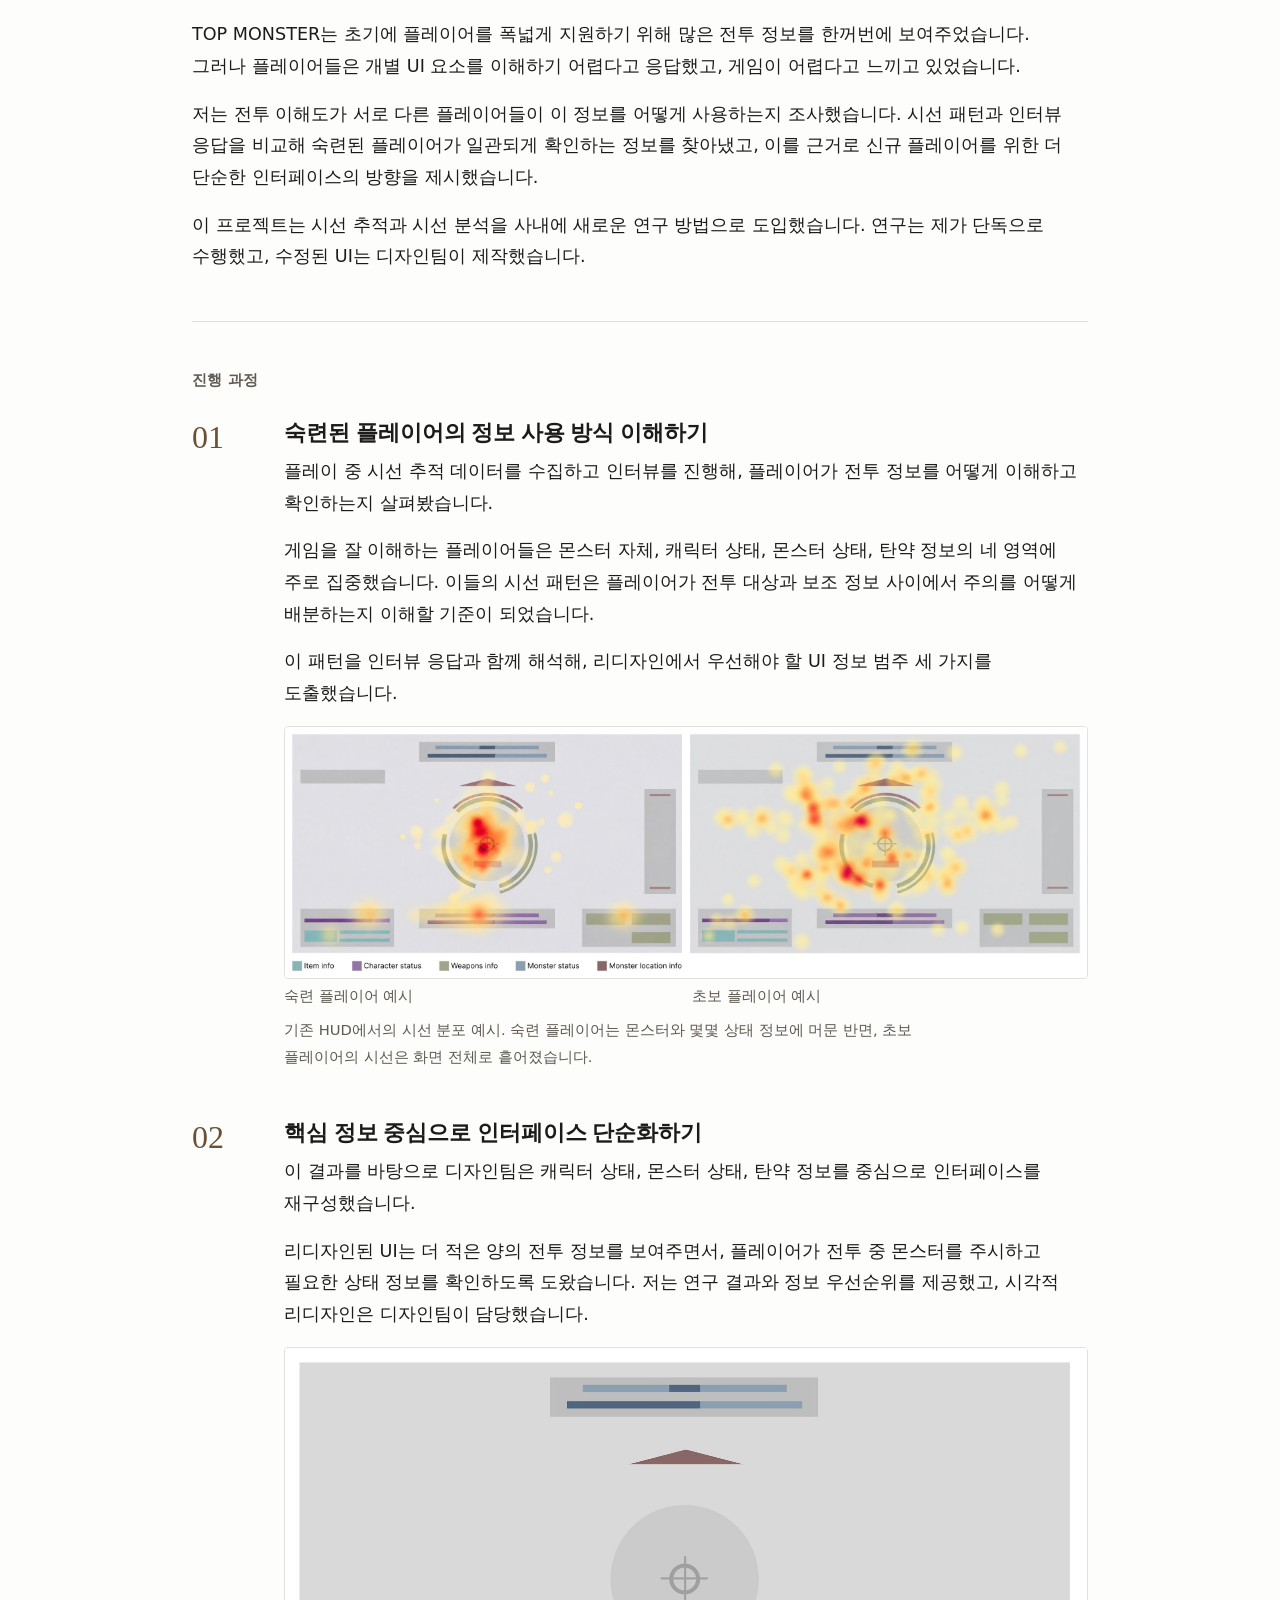
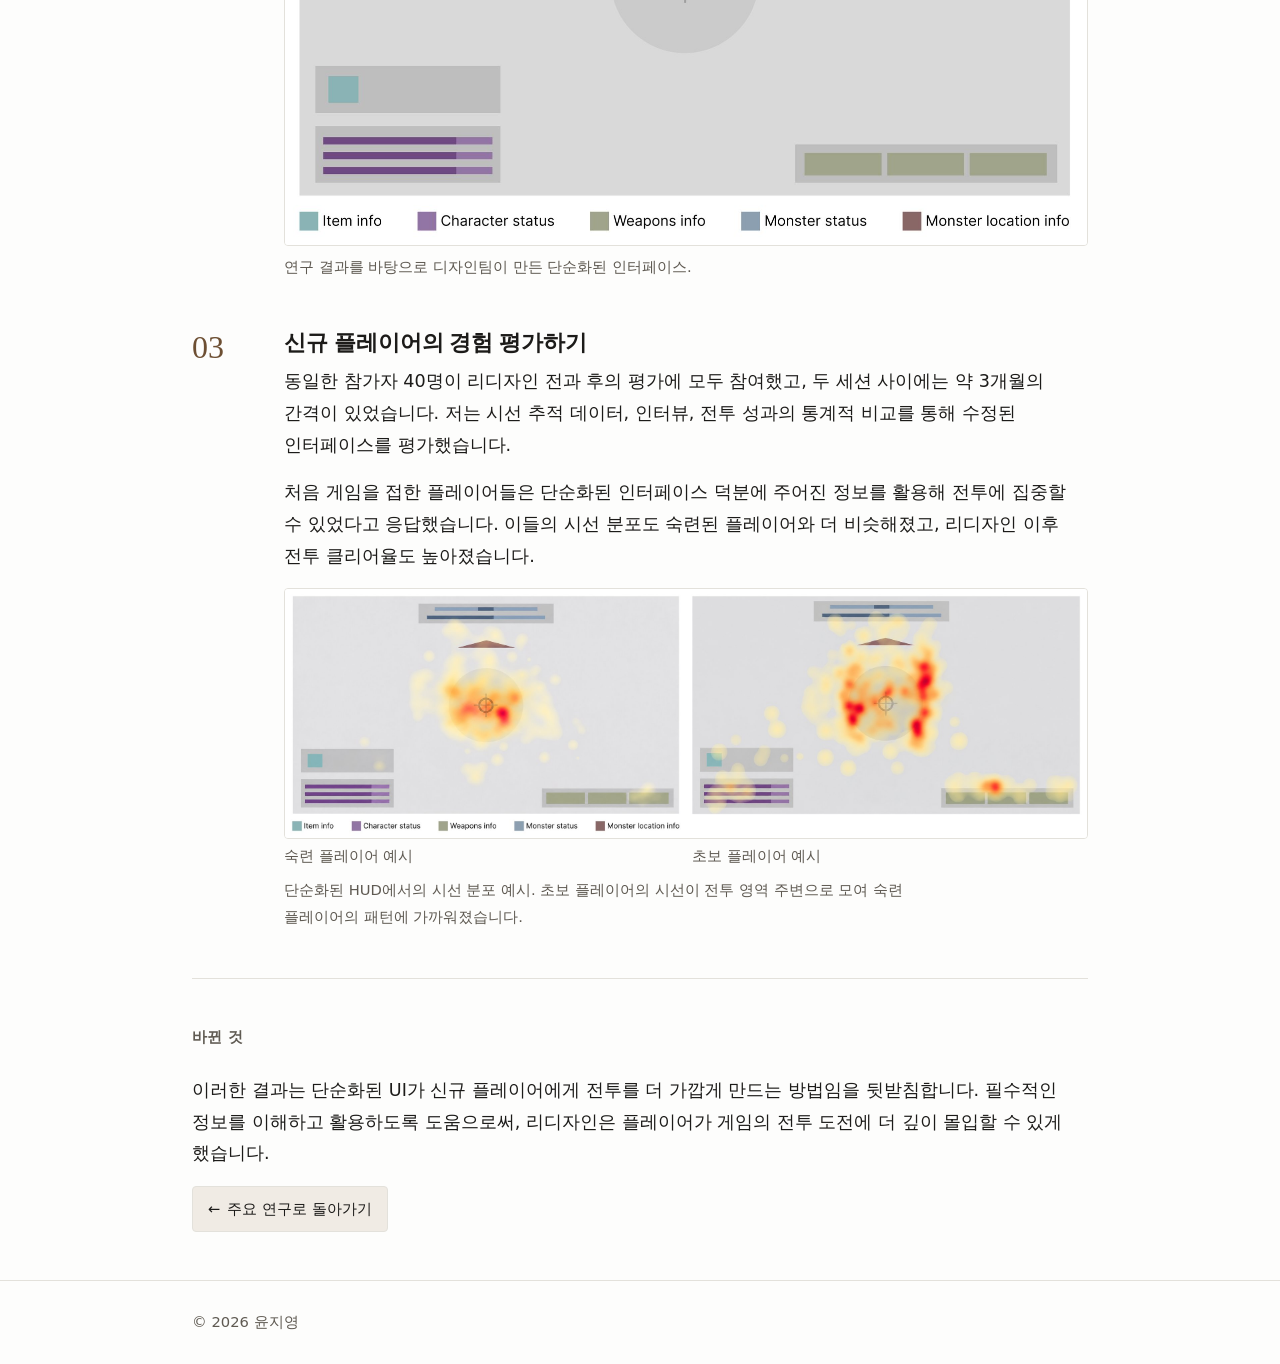
<file: ko/projects/eye-tracking-ui.html>
<!DOCTYPE html>
<html lang="ko">
<head>
<meta charset="utf-8">
<meta name="viewport" content="width=device-width, initial-scale=1">

<title>3D 전투 게임의 시선 추적 기반 UI 리디자인 &mdash; 윤지영</title>
<meta name="description" content="플레이어의 시선 패턴을 비교해 전투 정보를 단순화하고, 신규 플레이어가 게임의 도전을 이해하고 즐길 수 있도록 도운 사용자 연구.">
<meta name="author" content="윤지영">

<link rel="canonical" href="https://clatya96.github.io/ko/projects/eye-tracking-ui.html">
<link rel="alternate" hreflang="en" href="https://clatya96.github.io/projects/eye-tracking-ui.html">
<link rel="alternate" hreflang="ko" href="https://clatya96.github.io/ko/projects/eye-tracking-ui.html">
<link rel="alternate" hreflang="x-default" href="https://clatya96.github.io/projects/eye-tracking-ui.html">

<meta property="og:type" content="article">
<meta property="og:title" content="3D 전투 게임의 시선 추적 기반 UI 리디자인">
<meta property="og:description" content="플레이어의 시선 패턴을 비교해 전투 정보를 단순화하고, 신규 플레이어가 게임의 도전을 즐길 수 있도록 도운 연구.">
<meta property="og:url" content="https://clatya96.github.io/ko/projects/eye-tracking-ui.html">
<meta property="og:image" content="https://clatya96.github.io/assets/featured-aerial.jpg">
<meta property="og:locale" content="ko_KR">
<meta property="og:locale:alternate" content="en_US">
<meta name="twitter:card" content="summary">

<link rel="icon" type="image/svg+xml" href="../../favicon.svg">

<!-- 테마 부트스트랩: 스타일시트보다 먼저 실행되어야 첫 페인트 전에
     data-theme 이 적용되고, 다크 모드에서 흰 화면이 번쩍이지 않습니다. -->
<script>
  try {
    var t = localStorage.getItem("theme");
    if (t) document.documentElement.setAttribute("data-theme", t);
  } catch (e) {}
</script>

<link rel="stylesheet" href="../../css/style.css">

</head>

<body>
<a class="skip-link" href="#main">본문으로 건너뛰기</a>

<header class="site-header">
  <div class="site-header__inner">
    <a class="site-header__name" href="../">윤지영</a>

    <nav class="site-nav" aria-label="섹션">
      <a href="../#about">소개</a>
      <a href="../#education">학력 및 경력</a>
      <a href="../#publications">연구 실적</a>
      <a href="../#featured" aria-current="location">주요 연구</a>
      <a href="../#contact">연락처</a>
    </nav>

    <div class="site-header__tools">
      <p class="lang-switch">
        <a href="../../projects/eye-tracking-ui.html" hreflang="en" lang="en">EN</a>
        <span class="lang-switch__sep" aria-hidden="true">|</span>
        <span aria-current="true">KO</span>
      </p>
      <button class="theme-toggle" type="button" aria-pressed="false" aria-label="다크 모드로 전환">
        <span aria-hidden="true">&#9790;</span>
      </button>
    </div>
  </div>
</header>

<main id="main" class="wrap">

  <article class="project">

    <nav class="backlink" aria-label="이동 경로">
      <a href="../#featured"><span aria-hidden="true">&larr;</span> 주요 연구</a>
    </nav>

    <header class="section project__head">
      <p class="project__eyebrow">시선 추적 &middot; 게임 UI &middot; 2026</p>
      <h1 class="project__title">3D 전투 게임의 시선 추적 기반 UI 리디자인</h1>
      <p class="project__lede">플레이어의 시선 패턴을 비교해 전투 정보를 단순화하고,
        신규 플레이어가 게임의 도전을 이해하고 즐길 수 있도록 도운 사용자 연구입니다.</p>

      <dl class="timeline project__meta">
        <dt>기간</dt>
        <dd>
          <span class="timeline__role">2025년 12월 &ndash; 2026년 4월</span>
          <span class="timeline__detail">리디자인 전후 평가 세션 사이 간격은 약 3개월</span>
        </dd>

        <dt>역할</dt>
        <dd>
          <span class="timeline__role">리서치 리드</span>
          <span class="timeline__detail">연구 설계, 데이터 수집, 인터뷰, 시선 분석, 통계 검정,
            평가</span>
        </dd>

        <dt>협업</dt>
        <dd>
          <span class="timeline__role">디자인팀에서 UI 디자인 담당</span>
        </dd>

        <dt>참가자</dt>
        <dd>
          <span class="timeline__role">플레이어 40명</span>
        </dd>
      </dl>

      <p class="note">해당 프로젝트는 무상으로 진행되었으며, 소규모 독립 스튜디오와 진행했습니다. 본문에 등장하는 게임 타이틀은 가상이며, 이미지는 이 프로젝트를 설명하기
        위해 새로 제작한 것입니다.</p>
    </header>

    <!-- ===================== 대상 인터페이스 ===================== -->
    <section class="section" aria-labelledby="interface-h">
      <h2 class="section__title" id="interface-h">문제가 된 인터페이스</h2>

      <figure class="figure">
        <img src="../../assets/aerial-hud-before.jpg"
             alt="기존 전투 HUD 도식: 상단에 몬스터 상태, 중앙 조준점 주변에 몬스터 위치 표시와
                  무기 정보 호, 오른쪽에 위치 게이지, 하단 중앙과 왼쪽에 캐릭터 상태, 왼쪽
                  아래에 아이템 정보, 오른쪽 아래에 무기 정보가 배치되어 있습니다."
             width="1600" height="995" loading="eager" decoding="async">
        <figcaption>기존 전투 HUD는 많은 정보를 한꺼번에 보여주었습니다.</figcaption>
      </figure>
    </section>

    <!-- ===================== 소개 ===================== -->
    <section class="section" aria-labelledby="about-h">
      <h2 class="section__title" id="about-h">프로젝트 소개</h2>

      <p>TOP MONSTER는 초기에 플레이어를 폭넓게 지원하기 위해 많은 전투 정보를 한꺼번에
        보여주었습니다. 그러나 플레이어들은 개별 UI 요소를 이해하기 어렵다고 응답했고, 게임이
        어렵다고 느끼고 있었습니다.</p>

      <p>저는 전투 이해도가 서로 다른 플레이어들이 이 정보를 어떻게 사용하는지 조사했습니다.
        시선 패턴과 인터뷰 응답을 비교해 숙련된 플레이어가 일관되게 확인하는 정보를 찾아냈고,
        이를 근거로 신규 플레이어를 위한 더 단순한 인터페이스의 방향을 제시했습니다.</p>

      <p>이 프로젝트는 시선 추적과 시선 분석을 사내에 새로운 연구 방법으로 도입했습니다.
        연구는 제가 단독으로 수행했고, 수정된 UI는 디자인팀이 제작했습니다.</p>
    </section>

    <!-- ===================== 진행 단계 ===================== -->
    <section class="section" aria-labelledby="phases-h">
      <h2 class="section__title" id="phases-h">진행 과정</h2>

      <div class="features">

        <article class="feature">
          <p class="feature__num" aria-hidden="true">01</p>
          <div>
            <h3 class="feature__title">숙련된 플레이어의 정보 사용 방식 이해하기</h3>
            <p>플레이 중 시선 추적 데이터를 수집하고 인터뷰를 진행해, 플레이어가 전투 정보를
              어떻게 이해하고 확인하는지 살펴봤습니다.</p>
            <p>게임을 잘 이해하는 플레이어들은 몬스터 자체, 캐릭터 상태, 몬스터 상태, 탄약
              정보의 네 영역에 주로 집중했습니다. 이들의 시선 패턴은 플레이어가 전투 대상과
              보조 정보 사이에서 주의를 어떻게 배분하는지 이해할 기준이 되었습니다.</p>
            <p>이 패턴을 인터뷰 응답과 함께 해석해, 리디자인에서 우선해야 할 UI 정보 범주 세
              가지를 도출했습니다.</p>

            <figure class="figure">
              <img src="../../assets/aerial-gaze-before.jpg"
                   alt="왼쪽: 기존 HUD에서의 숙련 플레이어 시선 히트맵 예시. 중앙의 몬스터에 집중되어 있고, 캐릭터 상태, 몬스터 상태, 탄약 정보에 작은 집중 영역이 있습니다. 오른쪽: 기존 HUD에서의 초보 플레이어 시선 히트맵 예시. 뚜렷한 초점 없이 화면 전체에 넓게 흩어져 있습니다."
                   width="2400" height="751" loading="lazy" decoding="async">
              <div class="figure__labels">
                <p>숙련 플레이어 예시</p>
                <p>초보 플레이어 예시</p>
              </div>
              <figcaption>기존 HUD에서의 시선 분포 예시. 숙련 플레이어는 몬스터와 몇몇 상태
                정보에 머문 반면, 초보 플레이어의 시선은 화면 전체로 흩어졌습니다.</figcaption>
            </figure>
          </div>
        </article>

        <article class="feature">
          <p class="feature__num" aria-hidden="true">02</p>
          <div>
            <h3 class="feature__title">핵심 정보 중심으로 인터페이스 단순화하기</h3>
            <p>이 결과를 바탕으로 디자인팀은 캐릭터 상태, 몬스터 상태, 탄약 정보를 중심으로
              인터페이스를 재구성했습니다.</p>
            <p>리디자인된 UI는 더 적은 양의 전투 정보를 보여주면서, 플레이어가 전투 중 몬스터를
              주시하고 필요한 상태 정보를 확인하도록 도왔습니다. 저는 연구 결과와 정보
              우선순위를 제공했고, 시각적 리디자인은 디자인팀이 담당했습니다.</p>

            <figure class="figure">
              <img src="../../assets/aerial-hud-after.jpg"
                   alt="단순화된 HUD 도식: 상단에 몬스터 상태, 비워진 중앙 조준점 위에 몬스터 위치
                        표시, 왼쪽 아래에 아이템 정보와 캐릭터 상태, 오른쪽 아래에 무기 정보가
                        배치되어 있습니다."
                   width="1600" height="992" loading="lazy" decoding="async">
              <figcaption>연구 결과를 바탕으로 디자인팀이 만든 단순화된 인터페이스.</figcaption>
            </figure>
          </div>
        </article>

        <article class="feature">
          <p class="feature__num" aria-hidden="true">03</p>
          <div>
            <h3 class="feature__title">신규 플레이어의 경험 평가하기</h3>
            <p>동일한 참가자 40명이 리디자인 전과 후의 평가에 모두 참여했고, 두 세션 사이에는
              약 3개월의 간격이 있었습니다. 저는 시선 추적 데이터, 인터뷰, 전투 성과의 통계적
              비교를 통해 수정된 인터페이스를 평가했습니다.</p>
            <p>처음 게임을 접한 플레이어들은 단순화된 인터페이스 덕분에 주어진 정보를 활용해
              전투에 집중할 수 있었다고 응답했습니다. 이들의 시선 분포도 숙련된 플레이어와 더
              비슷해졌고, 리디자인 이후 전투 클리어율도 높아졌습니다.</p>

            <figure class="figure">
              <img src="../../assets/aerial-gaze-after.jpg"
                   alt="왼쪽: 단순화된 HUD에서의 숙련 플레이어 시선 히트맵 예시. 조준점 주변에 집중되어 있습니다. 오른쪽: 단순화된 HUD에서의 초보 플레이어 시선 히트맵 예시. 중앙 전투 영역 주변으로 모였고, 무기 정보에도 집중 영역이 있습니다."
                   width="2400" height="743" loading="lazy" decoding="async">
              <div class="figure__labels">
                <p>숙련 플레이어 예시</p>
                <p>초보 플레이어 예시</p>
              </div>
              <figcaption>단순화된 HUD에서의 시선 분포 예시. 초보 플레이어의 시선이 전투 영역
                주변으로 모여 숙련 플레이어의 패턴에 가까워졌습니다.</figcaption>
            </figure>
          </div>
        </article>

      </div>
    </section>

    <!-- ===================== 성과 ===================== -->
    <section class="section" aria-labelledby="outcome-h">
      <h2 class="section__title" id="outcome-h">바뀐 것</h2>

      <p>이러한 결과는 단순화된 UI가 신규 플레이어에게 전투를 더 가깝게 만드는 방법임을
        뒷받침합니다. 필수적인 정보를 이해하고 활용하도록 도움으로써, 리디자인은 플레이어가
        게임의 전투 도전에 더 깊이 몰입할 수 있게 했습니다.</p>

      <p class="actions">
        <a class="button" href="../#featured">
          <span aria-hidden="true">&larr;</span> 주요 연구로 돌아가기
        </a>
      </p>
    </section>

  </article>

</main>

<footer class="site-footer">
  <div class="wrap">
    <p>&copy; 2026 윤지영</p>
  </div>
</footer>

<script src="../../js/main.js" defer></script>
</body>
</html>
</file>
<file: css/style.css>
/* ==========================================================================
   Jiyoung Yun - portfolio
   Single stylesheet. No framework, no webfonts, no build step.
   Order: tokens -> normalize -> layout -> components -> utilities -> media
   ========================================================================== */

/* --------------------------------------------------------------------------
   1. Design tokens
   Everything visual is declared here, so colour and type changes happen in
   one place rather than being hunted through the file.
   -------------------------------------------------------------------------- */
:root {
  /* Type families. Korean faces are listed as fallbacks so Hangul renders in
     a matching style where installed; nothing is downloaded. */
  --font-display: ui-serif, Georgia, "Apple SD Gothic Neo", "Noto Serif KR", "Nanum Myeongjo", serif;
  --font-body: system-ui, -apple-system, "Segoe UI", Pretendard, "Noto Sans KR", "Malgun Gothic", sans-serif;

  /* Fluid type scale - interpolates between mobile and desktop, so there are
     no font-size media queries anywhere below. */
  --step--1: clamp(0.84rem, 0.81rem + 0.14vw, 0.92rem);
  --step-0:  clamp(1.00rem, 0.96rem + 0.20vw, 1.10rem);
  --step-1:  clamp(1.20rem, 1.12rem + 0.38vw, 1.40rem);
  --step-2:  clamp(1.50rem, 1.32rem + 0.85vw, 2.05rem);
  --step-3:  clamp(1.90rem, 1.55rem + 1.70vw, 2.90rem);

  /* Spacing */
  --space-3xs: 0.25rem;
  --space-2xs: 0.5rem;
  --space-xs:  0.75rem;
  --space-s:   1rem;
  --space-m:   1.75rem;
  --space-l:   3rem;
  --space-xl:  4.5rem;

  /* Colour - light theme */
  --bg:      #fdfdfc;
  --surface: #f5f4f1;
  --text:    #1c1b19;
  --muted:   #5f5a52;
  --rule:    #e3e1db;
  --accent:  #6d4f33;
  --accent-soft: #f0ebe4;

  --measure: 58rem;          /* about 90 characters at --step-0 */
  --radius: 4px;
  --header-h: 3.75rem;
}

/* Dark theme following the OS preference. The :not([data-theme="light"])
   selector means an explicit light choice from the toggle beats the system
   setting rather than fighting it. */
@media (prefers-color-scheme: dark) {
  :root:not([data-theme="light"]) {
    --bg:      #15171a;
    --surface: #1e2225;
    --text:    #e9e7e3;
    --muted:   #a9a49b;
    --rule:    #2f3438;
    --accent:  #d9b485;
    --accent-soft: #262b2e;
  }
}

/* Manual override, set by js/main.js and the inline head bootstrap. */
:root[data-theme="dark"] {
  --bg:      #15171a;
  --surface: #1e2225;
  --text:    #e9e7e3;
  --muted:   #a9a49b;
  --rule:    #2f3438;
  --accent:  #d9b485;
  --accent-soft: #262b2e;
}

/* --------------------------------------------------------------------------
   2. Normalize - short on purpose, no reset library
   -------------------------------------------------------------------------- */
*, *::before, *::after { box-sizing: border-box; }

html {
  -webkit-text-size-adjust: 100%;
  scroll-behavior: smooth;
  /* Anchor targets clear the sticky header instead of landing beneath it. */
  scroll-padding-top: calc(var(--header-h) + var(--space-s));
}

body {
  margin: 0;
  background: var(--bg);
  color: var(--text);
  font-family: var(--font-body);
  font-size: var(--step-0);
  line-height: 1.65;
  -webkit-font-smoothing: antialiased;
}

h1, h2, h3, h4 { font-family: var(--font-display); font-weight: 600; line-height: 1.2; margin: 0; }

p { margin: 0 0 var(--space-s); }
p:last-child { margin-bottom: 0; }

img { max-width: 100%; height: auto; display: block; }

a { color: inherit; text-decoration-color: var(--rule); text-underline-offset: 0.18em; }
a:hover { color: var(--accent); text-decoration-color: var(--accent); }

cite, em { font-style: italic; }
strong { font-weight: 650; }
ul, ol { margin: 0; padding: 0; list-style: none; }

/* Korean typography. Browsers break CJK at any character by default, which
   reads as broken mid-word; keep-all forces breaks at word boundaries. The
   overflow-wrap is the escape hatch so an unbreakable string still cannot
   cause horizontal scroll. Applied via :lang() so it also covers inline
   Korean appearing on the English page. */
:lang(ko) {
  word-break: keep-all;
  overflow-wrap: break-word;
  line-height: 1.8;
}

/* :lang() is a pseudo-class, so it outranks the bare h1-h4 selector above and
   would hand headings the 1.8 body leading. Restate it for headings. */
h1:lang(ko), h2:lang(ko), h3:lang(ko), h4:lang(ko) { line-height: 1.35; }

/* 0.1em tracking is right for uppercase Latin and far too loose for Hangul,
   which has no uppercase and already carries wide sidebearings. */
.section__title:lang(ko) { letter-spacing: 0.02em; }

/* --------------------------------------------------------------------------
   3. Layout
   -------------------------------------------------------------------------- */
.wrap {
  max-width: var(--measure);
  margin-inline: auto;
  padding-inline: var(--space-s);
}

.section { padding-block: var(--space-l); border-top: 1px solid var(--rule); }
.section:first-of-type { border-top: 0; padding-top: var(--space-m); }

/* Section heading: a small uppercase label with a rule above it, the
   academic-portfolio convention. */
.section__title {
  font-family: var(--font-body);
  font-size: var(--step--1);
  font-weight: 650;
  letter-spacing: 0.1em;
  text-transform: uppercase;
  color: var(--muted);
  margin-bottom: var(--space-m);
}

/* --------------------------------------------------------------------------
   4. Header
   -------------------------------------------------------------------------- */
.site-header {
  position: sticky;
  top: 0;
  z-index: 10;
  background: var(--bg);
  border-bottom: 1px solid var(--rule);
}

@supports (backdrop-filter: blur(8px)) {
  .site-header {
    background: color-mix(in srgb, var(--bg) 88%, transparent);
    backdrop-filter: saturate(1.4) blur(8px);
  }
}

.site-header__inner {
  max-width: var(--measure);
  margin-inline: auto;
  padding: var(--space-2xs) var(--space-s);
  display: flex;
  align-items: center;
  gap: var(--space-s);
  flex-wrap: wrap;
  min-height: var(--header-h);
}

.site-header__name {
  font-family: var(--font-display);
  font-size: var(--step-1);
  font-weight: 600;
  text-decoration: none;
  margin-right: auto;
  white-space: nowrap;
}

.site-nav { display: flex; gap: var(--space-s); font-size: var(--step--1); }

.site-nav a {
  text-decoration: none;
  color: var(--muted);
  padding-block: var(--space-3xs);
  border-bottom: 2px solid transparent;
  white-space: nowrap;
}

.site-nav a:hover { color: var(--text); }

/* Set by the scroll-spy in main.js. Styled off the ARIA attribute rather than
   a separate class, so the semantics and the visuals cannot drift apart. */
.site-nav a[aria-current="location"] {
  color: var(--text);
  border-bottom-color: var(--accent);
}

.site-header__tools {
  display: flex;
  align-items: center;
  gap: var(--space-xs);
  font-size: var(--step--1);
}

.lang-switch {
  display: flex;
  gap: var(--space-3xs);
  align-items: baseline;
  margin: 0;
  color: var(--muted);
  letter-spacing: 0.04em;
}

.lang-switch a { text-decoration: none; }
.lang-switch [aria-current] { color: var(--text); font-weight: 650; }
.lang-switch__sep { opacity: 0.4; }

.theme-toggle {
  font: inherit;
  line-height: 1;
  cursor: pointer;
  background: transparent;
  color: var(--muted);
  border: 1px solid var(--rule);
  border-radius: var(--radius);
  padding: 0.35em 0.55em;
}

.theme-toggle:hover { color: var(--text); border-color: var(--accent); }

/* --------------------------------------------------------------------------
   5. About
   -------------------------------------------------------------------------- */
.about {
  display: grid;
  grid-template-columns: 9.5rem 1fr;
  gap: var(--space-m);
  align-items: start;
}

.about__photo {
  width: 9.5rem;
  height: 9.5rem;
  border-radius: 50%;
  object-fit: cover;
  background: var(--surface);
}

.about__name { font-size: var(--step-3); margin-bottom: var(--space-2xs); }

.about__role {
  font-size: var(--step-0);
  color: var(--muted);
  margin-bottom: var(--space-s);
}

/* --------------------------------------------------------------------------
   6. Timeline (education & work, teaching)
   A <dl> styled as a two-column grid: the markup is a description list
   because date -> entry is exactly what a description list describes.
   -------------------------------------------------------------------------- */
.timeline {
  display: grid;
  grid-template-columns: 9rem 1fr;
  gap: var(--space-m);
}

.timeline dt {
  font-size: var(--step--1);
  font-variant-numeric: tabular-nums;
  color: var(--muted);
  padding-top: 0.2em;
}

.timeline dd { margin: 0; }

.timeline__role { display: block; font-weight: 650; }

.timeline__detail {
  display: block;
  color: var(--muted);
  font-size: var(--step--1);
  margin-top: var(--space-3xs);
}

/* --------------------------------------------------------------------------
   7. Publications
   -------------------------------------------------------------------------- */
.pubs { display: grid; gap: var(--space-m); }

.pub { display: grid; grid-template-columns: 9rem 1fr; gap: var(--space-m); }

.pub__meta {
  font-size: var(--step--1);
  color: var(--muted);
  margin: 0;
  padding-top: 0.2em;
}

.pub__date { display: block; font-variant-numeric: tabular-nums; }

.pub__role {
  display: block;
  font-size: 0.92em;
  color: var(--accent);
  margin-top: 0.15em;
}

.pub__cite { margin: 0; }
.pub__cite cite { font-style: normal; font-weight: 600; }
.pub__venue { color: var(--muted); }

.pub__link {
  display: inline-block;
  font-size: var(--step--1);
  color: var(--accent);
  margin-top: var(--space-3xs);
  white-space: nowrap;
}

/* --------------------------------------------------------------------------
   8. Featured cards
   -------------------------------------------------------------------------- */
.featured { display: grid; gap: var(--space-l); }

/* minmax(0, ...) is load-bearing here: without the zero minimum a wide image
   can blow out the grid track and cause horizontal overflow. */
.card {
  display: grid;
  grid-template-columns: minmax(0, 14rem) 1fr;
  gap: var(--space-m);
  align-items: start;
}

.card__media {
  background: var(--surface);
  border: 1px solid var(--rule);
  border-radius: var(--radius);
  overflow: hidden;
}

.card__media img { width: 100%; }

.card__title { font-size: var(--step-1); margin-bottom: var(--space-2xs); }

.card__authors {
  font-size: var(--step--1);
  color: var(--muted);
  margin-bottom: var(--space-2xs);
}

.card__link { font-size: var(--step--1); color: var(--accent); }

/* Case study and publisher links sit on one row; wrapping rather than
   stacking keeps the card compact on a narrow screen. */
.card__links { display: flex; flex-wrap: wrap; gap: var(--space-2xs) var(--space-s); }

/* The whole card heading is a link on the index pages, so the hit area is the
   title rather than a separate "read more". Underline only on hover, so a
   grid of cards does not read as a wall of underlines. */
.card__title a { text-decoration: none; }
.card__title a:hover { text-decoration: underline; text-decoration-color: var(--accent); }

/* --------------------------------------------------------------------------
   9. Project case study (projects/*.html)
   Reuses the tokens, .section, .timeline and .button vocabulary from above;
   only the page-specific pieces are declared here.
   -------------------------------------------------------------------------- */
.backlink {
  font-size: var(--step--1);
  color: var(--muted);
  padding-top: var(--space-m);
}

.backlink a { text-decoration: none; }
.backlink a:hover { text-decoration: underline; }

/* The head block opens the page, so it loses the top rule that .section
   would otherwise draw directly under the back link. */
.project__head { border-top: 0; padding-top: var(--space-s); }

.project__eyebrow {
  font-size: var(--step--1);
  letter-spacing: 0.1em;
  text-transform: uppercase;
  color: var(--muted);
  margin-bottom: var(--space-2xs);
}

.project__title { font-size: var(--step-3); margin-bottom: var(--space-s); }

/* Capped tighter than --measure: a lede set to the full column width is hard
   to track across at this size. */
.project__lede {
  font-size: var(--step-1);
  color: var(--muted);
  max-width: 42rem;
  margin-bottom: var(--space-m);
}

.project__meta { margin-bottom: var(--space-m); }
.project__meta cite { font-style: normal; font-weight: 600; }

.actions { display: flex; flex-wrap: wrap; gap: var(--space-xs); }

/* --- Figure --- */
.figure { margin: 0; }

.figure img {
  width: 100%;
  background: var(--surface);
  border: 1px solid var(--rule);
  border-radius: var(--radius);
}

.figure figcaption {
  font-size: var(--step--1);
  color: var(--muted);
  margin-top: var(--space-2xs);
  max-width: 42rem;
}

/* Labels for an image that holds two panels side by side, one under each half.
   Stays two columns on narrow screens because the image itself does not stack. */
.figure__labels {
  display: grid;
  grid-template-columns: 1fr 1fr;
  gap: var(--space-xs);
}

.figure__labels p {
  font-size: var(--step--1);
  color: var(--muted);
  margin: var(--space-3xs) 0 0;
}

/* --- Image placeholder ---
   A slot for a figure that does not exist yet. Dashed rather than solid so it
   never reads as a deliberate empty panel, and it holds the aspect ratio the
   real image will occupy, so dropping the file in does not reflow the page. */
.placeholder {
  display: grid;
  place-content: center;
  justify-items: center;
  gap: var(--space-3xs);
  aspect-ratio: 16 / 9;
  padding: var(--space-s);
  text-align: center;
  background: var(--surface);
  border: 1px dashed var(--rule);
  border-radius: var(--radius);
}

.placeholder__name {
  font-family: ui-monospace, SFMono-Regular, Menlo, Consolas, monospace;
  font-size: var(--step--1);
  color: var(--text);
  margin: 0;
  word-break: break-all;
}

.placeholder__hint { font-size: var(--step--1); color: var(--muted); margin: 0; }

/* In a card thumbnail the box is only ~14rem wide, so the filename alone fits. */
.card__media .placeholder { aspect-ratio: 16 / 10; border: 0; border-radius: 0; }
.card__media .placeholder__hint { display: none; }

/* --- Note / disclaimer --- */
.note {
  font-size: var(--step--1);
  color: var(--muted);
  border-left: 2px solid var(--accent);
  padding-left: var(--space-s);
  margin-bottom: var(--space-m);
}

/* --- Numbered feature blocks --- */
.features { display: grid; gap: var(--space-l); }

.feature {
  display: grid;
  grid-template-columns: 4rem 1fr;
  gap: var(--space-m);
  align-items: start;
}

.feature__num {
  font-family: var(--font-display);
  font-size: var(--step-2);
  line-height: 1;
  color: var(--accent);
  margin: 0;
  padding-top: 0.1em;
  font-variant-numeric: tabular-nums;
}

.feature__title { font-size: var(--step-1); margin-bottom: var(--space-2xs); }

/* list-style is cleared globally in the normalize block, so the marker is
   drawn here instead - an em dash in the accent colour rather than a bullet,
   which suits the serif/sans pairing better. */
.bullets { color: var(--muted); font-size: var(--step--1); }

.bullets li { position: relative; padding-left: 1.2em; margin-top: var(--space-2xs); }

.bullets li::before {
  content: "\2014";
  position: absolute;
  left: 0;
  color: var(--accent);
}

/* --------------------------------------------------------------------------
   10. Contact and CV
   -------------------------------------------------------------------------- */
.contact { display: flex; flex-wrap: wrap; gap: var(--space-m); align-items: center; }

.contact__email { font-size: var(--step-1); font-family: var(--font-display); }

.button {
  display: inline-flex;
  align-items: baseline;
  gap: 0.5em;
  font-size: var(--step--1);
  text-decoration: none;
  color: var(--text);
  background: var(--accent-soft);
  border: 1px solid var(--rule);
  border-radius: var(--radius);
  padding: 0.6em 1em;
}

.button:hover { color: var(--text); border-color: var(--accent); background: var(--surface); }
.button__hint { color: var(--muted); font-size: 0.9em; }

/* --------------------------------------------------------------------------
   11. Footer
   -------------------------------------------------------------------------- */
.site-footer {
  border-top: 1px solid var(--rule);
  padding-block: var(--space-m);
  font-size: var(--step--1);
  color: var(--muted);
}

.site-footer p { margin: 0; }

/* --------------------------------------------------------------------------
   12. Utilities and focus states
   -------------------------------------------------------------------------- */

/* Clip-rect pattern: present for screen readers and document structure,
   absent for sighted users. */
.visually-hidden {
  position: absolute !important;
  width: 1px;
  height: 1px;
  padding: 0;
  margin: -1px;
  overflow: hidden;
  clip: rect(0 0 0 0);
  clip-path: inset(50%);
  white-space: nowrap;
  border: 0;
}

.skip-link {
  position: absolute;
  left: var(--space-s);
  top: -100%;
  z-index: 20;
  background: var(--bg);
  color: var(--text);
  border: 1px solid var(--accent);
  border-radius: var(--radius);
  padding: var(--space-2xs) var(--space-s);
  text-decoration: none;
}

.skip-link:focus { top: var(--space-2xs); }

/* Never outline: none. */
:focus-visible { outline: 2px solid var(--accent); outline-offset: 3px; border-radius: 2px; }

/* --------------------------------------------------------------------------
   13. Media queries
   One layout breakpoint. Fluid type and minmax() handle the rest - stacking
   up breakpoints is where responsive CSS rots.
   -------------------------------------------------------------------------- */
@media (max-width: 40em) {
  :root { --header-h: auto; }

  .site-header__inner { padding-block: var(--space-2xs); row-gap: var(--space-2xs); }
  .site-header__name { font-size: var(--step-0); }
  .site-nav { order: 3; flex-basis: 100%; overflow-x: auto; gap: var(--space-xs); }

  .about { grid-template-columns: 1fr; gap: var(--space-s); }
  .about__photo { width: 7rem; height: 7rem; }

  .timeline, .pub, .card { grid-template-columns: 1fr; gap: var(--space-2xs); }

  .timeline dd { margin-bottom: var(--space-s); }
  .timeline dd:last-of-type { margin-bottom: 0; }

  .pubs { gap: var(--space-l); }
  .pub__meta { display: flex; gap: var(--space-2xs); align-items: baseline; }
  .pub__date, .pub__role { display: inline; margin: 0; }
  .pub__role::before { content: "\00b7\00a0"; }

  .card__media { max-width: 18rem; }

  /* Case study: the number sits above its heading rather than beside it, so
     the body copy keeps the full column width on a narrow screen. */
  .feature { grid-template-columns: 1fr; gap: var(--space-2xs); }  .feature__num { font-size: var(--step-1); }
  .project__lede { font-size: var(--step-0); }
  .actions .button { flex: 1 1 auto; justify-content: center; }
}

/* Honour the OS setting. The 0.01ms values keep transitionend and
   animationend handlers firing, which a hard disable would break. */
@media (prefers-reduced-motion: reduce) {
  html { scroll-behavior: auto; }
  *, *::before, *::after {
    animation-duration: 0.01ms !important;
    animation-iteration-count: 1 !important;
    transition-duration: 0.01ms !important;
  }
}

/* A printed copy should read as a CV handout: no chrome, URLs spelled out. */
@media print {
  :root { --bg: #fff; --text: #000; --muted: #444; --rule: #bbb; --accent: #000; }
  .site-header, .skip-link, .theme-toggle, .lang-switch, .site-footer { display: none !important; }
  body { font-size: 10.5pt; line-height: 1.45; }
  .wrap { max-width: none; padding: 0; }
  .section { padding-block: 0.6rem; break-inside: avoid; }
  .card, .pub, .timeline dd { break-inside: avoid; }
  .card__media { display: none; }
  .card { grid-template-columns: 1fr; }
  .backlink, .actions { display: none !important; }
  .feature, .figure { break-inside: avoid; }
  a[href^="http"]::after { content: " (" attr(href) ")"; font-size: 0.85em; color: #555; word-break: break-all; }
  .about__photo { width: 6rem; height: 6rem; }
}
</file>
